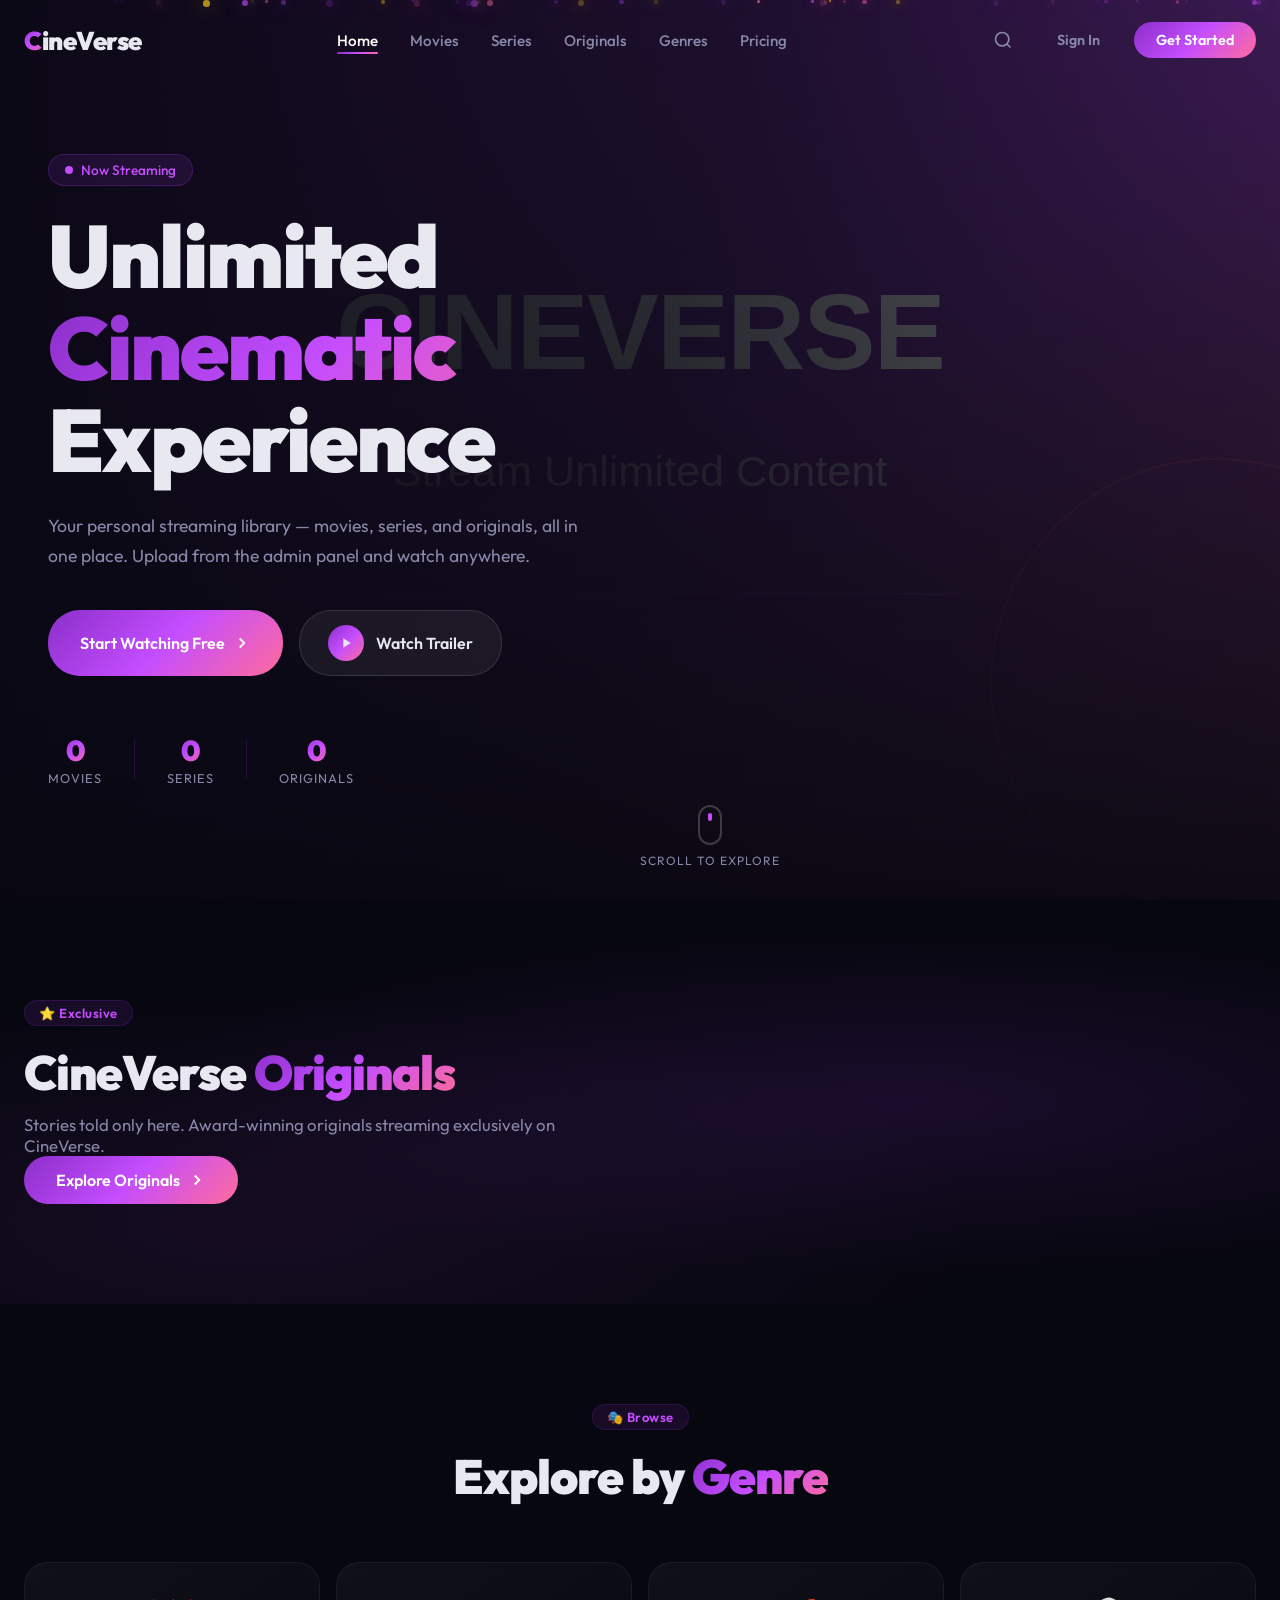
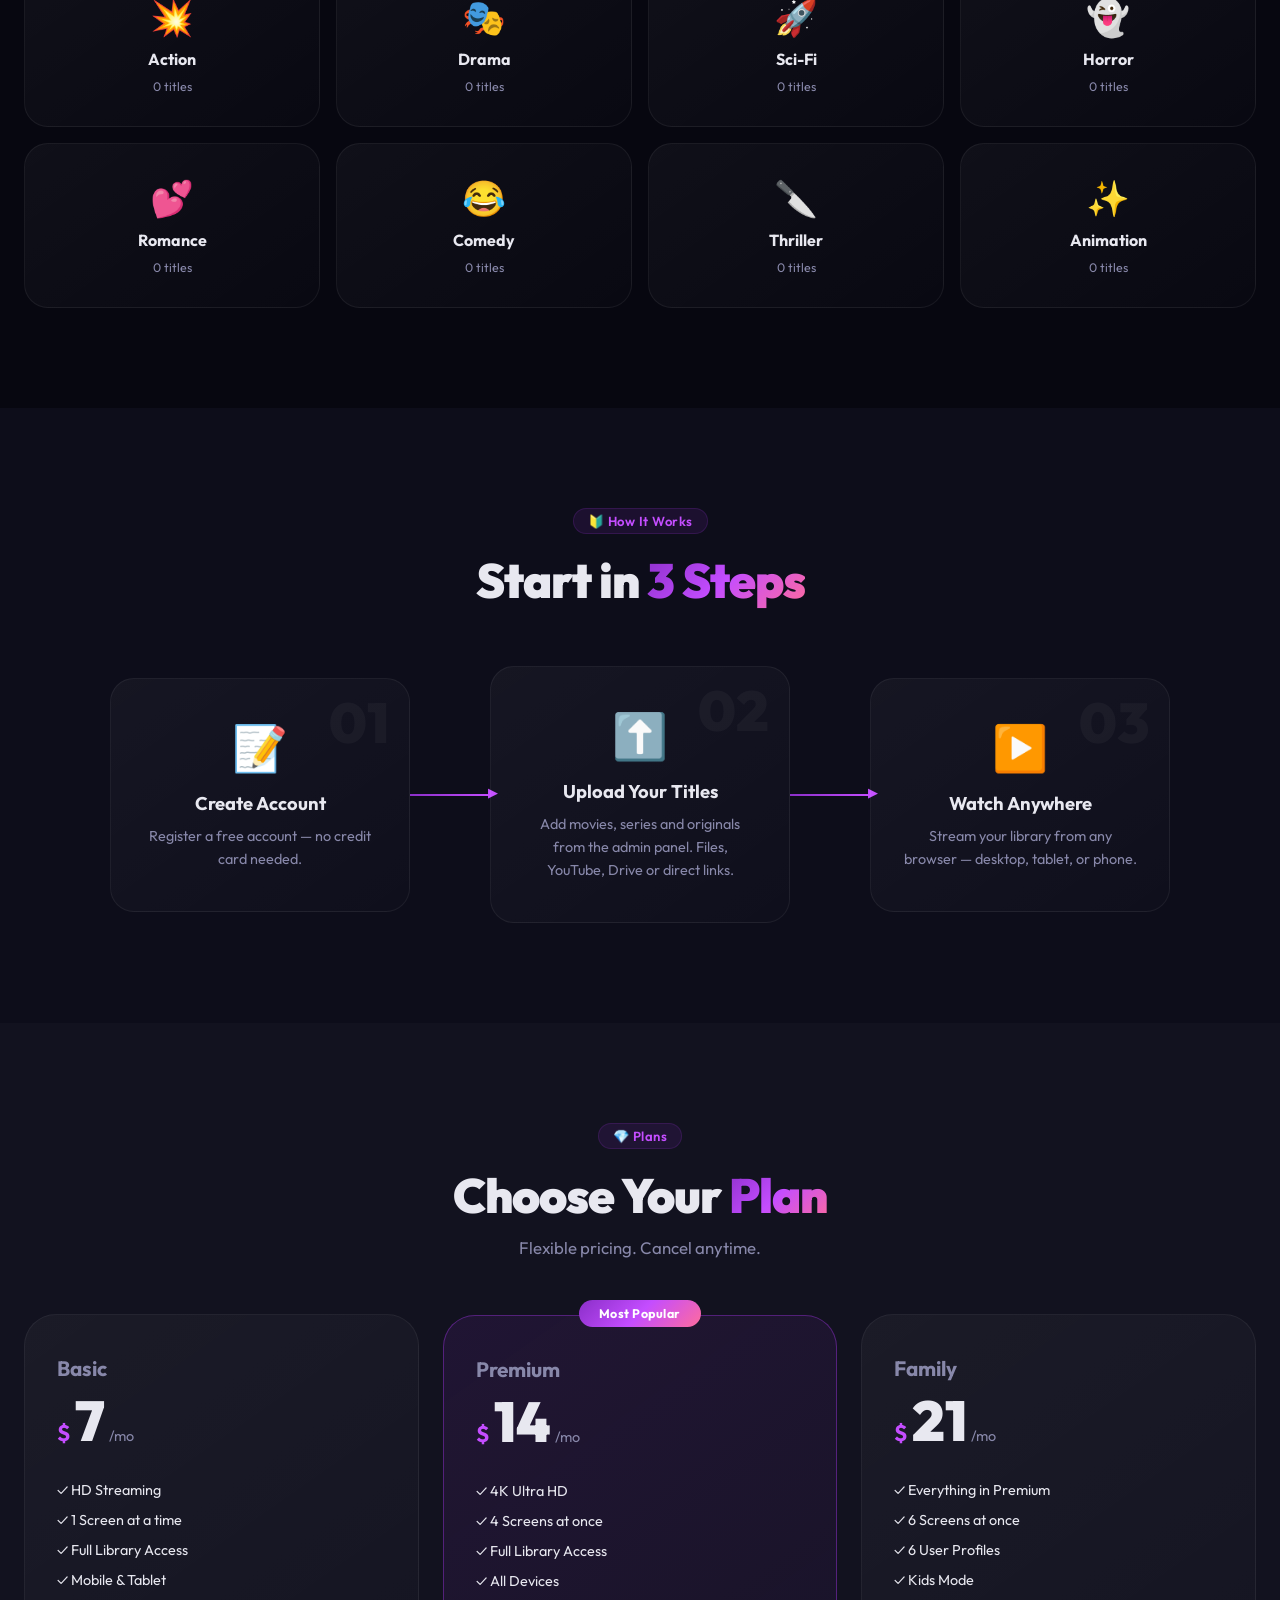
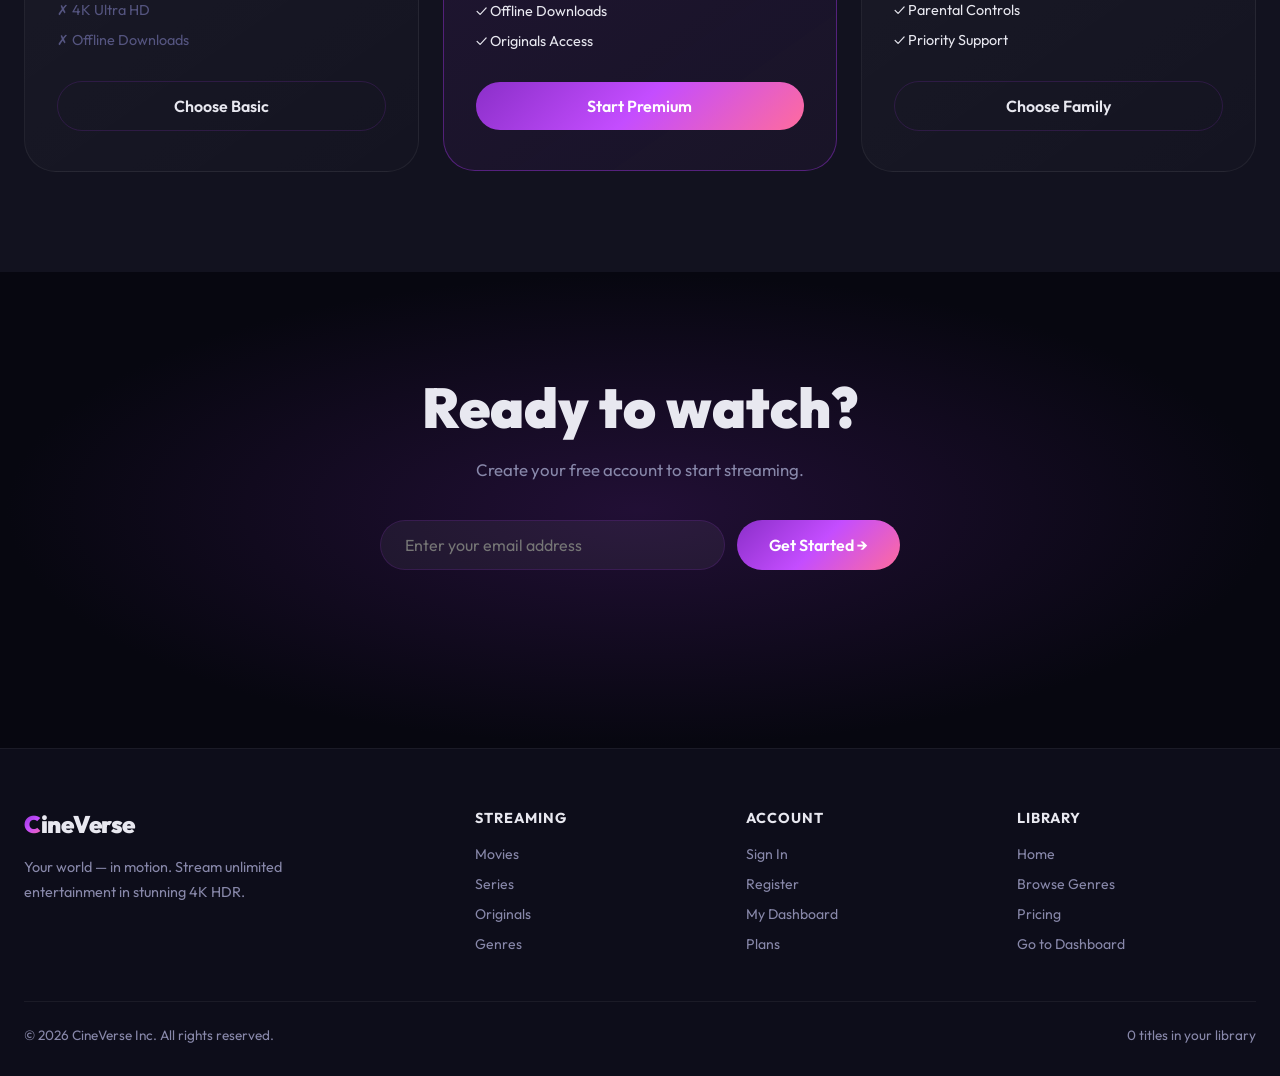
<file: index.html>
<!DOCTYPE html>
<html lang="en">
<head>
  <meta charset="UTF-8" />
  <meta name="viewport" content="width=device-width, initial-scale=1.0" />
  <meta name="description" content="CineVerse – Stream thousands of movies, series, and exclusive originals in stunning 4K. Your ultimate cinematic experience." />
  <title>CineVerse – Stream Movies & Series</title>
  <link rel="preconnect" href="https://fonts.googleapis.com" />
  <link rel="preconnect" href="https://fonts.gstatic.com" crossorigin />
  <link href="https://fonts.googleapis.com/css2?family=Outfit:wght@300;400;500;600;700;900&family=Playfair+Display:ital,wght@0,700;1,400&display=swap" rel="stylesheet" />
  <link rel="stylesheet" href="css/style.css" />
</head>
<body>

  <!-- ===== LOADING SCREEN ===== -->
  <div id="loader" class="loader">
    <div class="loader-logo">
      <span class="loader-c">C</span>
      <span class="loader-text">ineVerse</span>
    </div>
    <div class="loader-bar"><div class="loader-progress"></div></div>
  </div>

  <!-- ===== NAVBAR ===== -->
  <nav id="navbar" class="navbar">
    <div class="nav-container">
      <a href="#" class="nav-logo" id="nav-logo-link">
        <span class="logo-c">C</span>ineVerse
      </a>
      <ul class="nav-links" id="nav-links">
        <li><a href="#home" class="nav-link active">Home</a></li>
        <li><a href="pages/movies.html" class="nav-link">Movies</a></li>
        <li><a href="pages/series.html" class="nav-link">Series</a></li>
        <li><a href="pages/originals.html" class="nav-link">Originals</a></li>
        <li><a href="pages/genres.html" class="nav-link">Genres</a></li>
        <li><a href="pages/pricing.html" class="nav-link">Pricing</a></li>
      </ul>
      <div class="nav-actions">
        <button class="btn-search" id="search-toggle" aria-label="Search">
          <svg xmlns="http://www.w3.org/2000/svg" width="20" height="20" viewBox="0 0 24 24" fill="none" stroke="currentColor" stroke-width="2"><circle cx="11" cy="11" r="8"/><path d="m21 21-4.35-4.35"/></svg>
        </button>
        <a href="pages/login.html" class="btn-nav btn-sign-in" id="sign-in-btn">Sign In</a>
        <a href="pages/register.html" class="btn-nav btn-start" id="start-btn">Get Started</a>
        <button class="hamburger" id="hamburger" aria-label="Menu">
          <span></span><span></span><span></span>
        </button>
      </div>
    </div>
    <!-- Search Overlay -->
    <div class="search-overlay" id="search-overlay">
      <input type="text" id="search-input" class="search-input" placeholder="Search your uploaded titles…" autocomplete="off" />
      <button class="search-close" id="search-close" aria-label="Close">✕</button>
      <div id="search-results" class="search-results"></div>
    </div>
  </nav>

  <!-- ===== PROMOTED SPOTLIGHT (auto-hides when nothing promoted) ===== -->
  <div id="promoted-spotlight"></div>

  <!-- ===== HERO SECTION ===== -->
  <section id="home" class="hero">
    <div class="hero-bg">
      <img src="assets/hero_banner.svg" alt="CineVerse Hero" class="hero-img" />
      <div class="hero-overlay"></div>
      <div class="hero-particles" id="particles"></div>
    </div>
    <div class="hero-content">
      <div class="hero-badge">
        <span class="badge-dot"></span> Now Streaming
      </div>
      <h1 class="hero-title">
        <span class="title-line">Unlimited</span>
        <span class="title-line gradient-text">Cinematic</span>
        <span class="title-line">Experience</span>
      </h1>
      <p class="hero-desc" id="hero-desc">
        Your personal streaming library — movies, series, and originals, all in one place. Upload from the admin panel and watch anywhere.
      </p>
      <div class="hero-cta">
        <a href="pages/register.html" class="btn-primary" id="hero-cta-btn">
          <span>Start Watching Free</span>
          <svg xmlns="http://www.w3.org/2000/svg" width="18" height="18" viewBox="0 0 24 24" fill="none" stroke="currentColor" stroke-width="2.5"><path d="m9 18 6-6-6-6"/></svg>
        </a>
        <button class="btn-trailer" id="trailer-btn">
          <div class="play-icon">
            <svg xmlns="http://www.w3.org/2000/svg" viewBox="0 0 24 24" fill="currentColor" width="16" height="16"><path d="M8 5v14l11-7z"/></svg>
          </div>
          Watch Trailer
        </button>
      </div>
      <div class="hero-stats">
        <div class="stat-item">
          <span class="stat-num" id="stat-movies" data-source="Movies">0</span>
          <span class="stat-label">Movies</span>
        </div>
        <div class="stat-divider"></div>
        <div class="stat-item">
          <span class="stat-num" id="stat-series" data-source="Series">0</span>
          <span class="stat-label">Series</span>
        </div>
        <div class="stat-divider"></div>
        <div class="stat-item">
          <span class="stat-num" id="stat-originals" data-source="Originals">0</span>
          <span class="stat-label">Originals</span>
        </div>
      </div>
    </div>
    <div class="hero-scroll-indicator">
      <div class="scroll-dot"></div>
      <span>Scroll to Explore</span>
    </div>
  </section>

  <!-- ===== ORIGINALS BANNER ===== -->
  <section id="originals" class="originals-section section">
    <div class="originals-bg"></div>
    <div class="container originals-content">
      <div class="originals-text">
        <div class="section-tag">⭐ Exclusive</div>
        <h2 class="section-title">CineVerse <span class="gradient-text">Originals</span></h2>
        <p class="section-sub">Stories told only here. Award-winning originals streaming exclusively on CineVerse.</p>
        <a href="pages/originals.html" class="btn-primary" id="explore-originals-btn">
          <span>Explore Originals</span>
          <svg xmlns="http://www.w3.org/2000/svg" width="18" height="18" viewBox="0 0 24 24" fill="none" stroke="currentColor" stroke-width="2.5"><path d="m9 18 6-6-6-6"/></svg>
        </a>
      </div>
      <div class="originals-cards" id="originals-cards"></div>
    </div>
  </section>

  <!-- ===== GENRES ===== -->
  <section id="genres" class="section genres-section">
    <div class="container">
      <div class="section-header">
        <div class="section-tag">🎭 Browse</div>
        <h2 class="section-title">Explore by <span class="gradient-text">Genre</span></h2>
      </div>
      <div class="genres-grid" id="genres-grid">
        <a href="pages/genres.html?genre=Action" class="genre-card genre-action" data-genre="Action">
          <div class="genre-icon">💥</div>
          <h3>Action</h3>
          <span class="genre-count">0 titles</span>
        </a>
        <a href="pages/genres.html?genre=Drama" class="genre-card genre-drama" data-genre="Drama">
          <div class="genre-icon">🎭</div>
          <h3>Drama</h3>
          <span class="genre-count">0 titles</span>
        </a>
        <a href="pages/genres.html?genre=Sci-Fi" class="genre-card genre-scifi" data-genre="Sci-Fi">
          <div class="genre-icon">🚀</div>
          <h3>Sci-Fi</h3>
          <span class="genre-count">0 titles</span>
        </a>
        <a href="pages/genres.html?genre=Horror" class="genre-card genre-horror" data-genre="Horror">
          <div class="genre-icon">👻</div>
          <h3>Horror</h3>
          <span class="genre-count">0 titles</span>
        </a>
        <a href="pages/genres.html?genre=Romance" class="genre-card genre-romance" data-genre="Romance">
          <div class="genre-icon">💕</div>
          <h3>Romance</h3>
          <span class="genre-count">0 titles</span>
        </a>
        <a href="pages/genres.html?genre=Comedy" class="genre-card genre-comedy" data-genre="Comedy">
          <div class="genre-icon">😂</div>
          <h3>Comedy</h3>
          <span class="genre-count">0 titles</span>
        </a>
        <a href="pages/genres.html?genre=Thriller" class="genre-card genre-thriller" data-genre="Thriller">
          <div class="genre-icon">🔪</div>
          <h3>Thriller</h3>
          <span class="genre-count">0 titles</span>
        </a>
        <a href="pages/genres.html?genre=Animation" class="genre-card genre-animation" data-genre="Animation">
          <div class="genre-icon">✨</div>
          <h3>Animation</h3>
          <span class="genre-count">0 titles</span>
        </a>
      </div>
    </div>
  </section>

  <!-- ===== HOW IT WORKS ===== -->
  <section class="section how-section">
    <div class="container">
      <div class="section-header">
        <div class="section-tag">🔰 How It Works</div>
        <h2 class="section-title">Start in <span class="gradient-text">3 Steps</span></h2>
      </div>
      <div class="steps-grid">
        <div class="step-card" data-step="1">
          <div class="step-num">01</div>
          <div class="step-icon">📝</div>
          <h3>Create Account</h3>
          <p>Register a free account — no credit card needed.</p>
        </div>
        <div class="step-connector"></div>
        <div class="step-card" data-step="2">
          <div class="step-num">02</div>
          <div class="step-icon">⬆️</div>
          <h3>Upload Your Titles</h3>
          <p>Add movies, series and originals from the admin panel. Files, YouTube, Drive or direct links.</p>
        </div>
        <div class="step-connector"></div>
        <div class="step-card" data-step="3">
          <div class="step-num">03</div>
          <div class="step-icon">▶️</div>
          <h3>Watch Anywhere</h3>
          <p>Stream your library from any browser — desktop, tablet, or phone.</p>
        </div>
      </div>
    </div>
  </section>

  <!-- ===== PRICING ===== -->
  <section id="pricing" class="section pricing-section">
    <div class="container">
      <div class="section-header">
        <div class="section-tag">💎 Plans</div>
        <h2 class="section-title">Choose Your <span class="gradient-text">Plan</span></h2>
        <p class="section-sub">Flexible pricing. Cancel anytime.</p>
      </div>
      <div class="pricing-grid">
        <div class="price-card" id="plan-basic">
          <div class="price-header">
            <h3>Basic</h3>
            <div class="price-amount">
              <span class="currency">$</span>
              <span class="amount">7</span>
              <span class="period">/mo</span>
            </div>
          </div>
          <ul class="price-features">
            <li>✓ HD Streaming</li>
            <li>✓ 1 Screen at a time</li>
            <li>✓ Full Library Access</li>
            <li>✓ Mobile & Tablet</li>
            <li class="disabled">✗ 4K Ultra HD</li>
            <li class="disabled">✗ Offline Downloads</li>
          </ul>
          <a href="pages/register.html?plan=basic" class="btn-outline plan-btn" id="choose-basic">Choose Basic</a>
        </div>

        <div class="price-card price-popular" id="plan-premium">
          <div class="popular-badge">Most Popular</div>
          <div class="price-header">
            <h3>Premium</h3>
            <div class="price-amount">
              <span class="currency">$</span>
              <span class="amount">14</span>
              <span class="period">/mo</span>
            </div>
          </div>
          <ul class="price-features">
            <li>✓ 4K Ultra HD</li>
            <li>✓ 4 Screens at once</li>
            <li>✓ Full Library Access</li>
            <li>✓ All Devices</li>
            <li>✓ Offline Downloads</li>
            <li>✓ Originals Access</li>
          </ul>
          <a href="pages/register.html?plan=premium" class="btn-primary plan-btn" id="choose-premium">Start Premium</a>
        </div>

        <div class="price-card" id="plan-family">
          <div class="price-header">
            <h3>Family</h3>
            <div class="price-amount">
              <span class="currency">$</span>
              <span class="amount">21</span>
              <span class="period">/mo</span>
            </div>
          </div>
          <ul class="price-features">
            <li>✓ Everything in Premium</li>
            <li>✓ 6 Screens at once</li>
            <li>✓ 6 User Profiles</li>
            <li>✓ Kids Mode</li>
            <li>✓ Parental Controls</li>
            <li>✓ Priority Support</li>
          </ul>
          <a href="pages/register.html?plan=family" class="btn-outline plan-btn" id="choose-family">Choose Family</a>
        </div>
      </div>
    </div>
  </section>

  <!-- ===== LATEST UPLOADS ===== -->
  <section class="section latest-section" id="latest-section" style="display:none;">
    <div class="container">
      <div class="section-header">
        <div class="section-tag">🆕 Latest</div>
        <h2 class="section-title">Recently <span class="gradient-text">Added</span></h2>
        <p class="section-sub">Freshly uploaded to your library.</p>
      </div>
      <div class="all-grid" id="latest-grid" style="display:grid;grid-template-columns:repeat(auto-fill,minmax(200px,1fr));gap:20px;"></div>
    </div>
  </section>

  <!-- ===== CTA BANNER ===== -->
  <section class="cta-section">
    <div class="cta-bg"></div>
    <div class="container cta-content">
      <h2 class="cta-title">Ready to watch?</h2>
      <p>Create your free account to start streaming.</p>
      <form class="cta-form" id="cta-form" novalidate>
        <input type="email" id="cta-email" class="cta-input" placeholder="Enter your email address" required />
        <button type="submit" class="btn-primary" id="cta-get-started">Get Started →</button>
      </form>
      <p class="cta-disclaimer" id="cta-msg" style="min-height:18px;"></p>
    </div>
  </section>

  <!-- ===== FOOTER ===== -->
  <footer class="footer">
    <div class="container">
      <div class="footer-top">
        <div class="footer-brand">
          <a href="#" class="nav-logo footer-logo"><span class="logo-c">C</span>ineVerse</a>
          <p>Your world — in motion. Stream unlimited entertainment in stunning 4K HDR.</p>
        </div>
        <div class="footer-links-grid">
          <div class="footer-col">
            <h4>Streaming</h4>
            <ul>
              <li><a href="pages/movies.html">Movies</a></li>
              <li><a href="pages/series.html">Series</a></li>
              <li><a href="pages/originals.html">Originals</a></li>
              <li><a href="pages/genres.html">Genres</a></li>
            </ul>
          </div>
          <div class="footer-col">
            <h4>Account</h4>
            <ul>
              <li><a href="pages/login.html">Sign In</a></li>
              <li><a href="pages/register.html">Register</a></li>
              <li><a href="pages/dashboard.html">My Dashboard</a></li>
              <li><a href="pages/pricing.html">Plans</a></li>
            </ul>
          </div>
          <div class="footer-col">
            <h4>Library</h4>
            <ul>
              <li><a href="#home">Home</a></li>
              <li><a href="#genres">Browse Genres</a></li>
              <li><a href="#pricing">Pricing</a></li>
              <li><a href="pages/dashboard.html">Go to Dashboard</a></li>
            </ul>
          </div>
        </div>
      </div>
      <div class="footer-bottom">
        <p>© 2026 CineVerse Inc. All rights reserved.</p>
        <p id="footer-count" style="color:var(--clr-text-muted);font-size:0.85rem;">0 titles in your library</p>
      </div>
    </div>
  </footer>

  <!-- ===== VIDEO MODAL ===== -->
  <div class="modal-overlay" id="modal-trailer">
    <div class="modal-box">
      <button class="modal-close" id="modal-close" aria-label="Close">✕</button>
      <div class="modal-video-wrap" id="trailer-wrap">
        <div class="mock-player" id="trailer-empty">
          <div class="mock-play">▶</div>
          <p>No videos uploaded yet.<br/><a href="pages/admin.html" style="color:var(--clr-primary-2);">Open admin panel</a> to add one.</p>
        </div>
      </div>
      <div id="trailer-meta" style="padding:16px 20px;display:none;">
        <strong id="trailer-title" style="color:var(--clr-text);font-size:1.1rem;"></strong>
        <div id="trailer-sub" style="color:var(--clr-text-muted);font-size:0.88rem;margin-top:4px;"></div>
      </div>
    </div>
  </div>

  <script src="js/store.js"></script>
  <script src="js/promoted-spotlight.js"></script>
  <script src="js/app.js"></script>
  <script src="js/mini-player.js"></script>
</body>
</html>
</file>
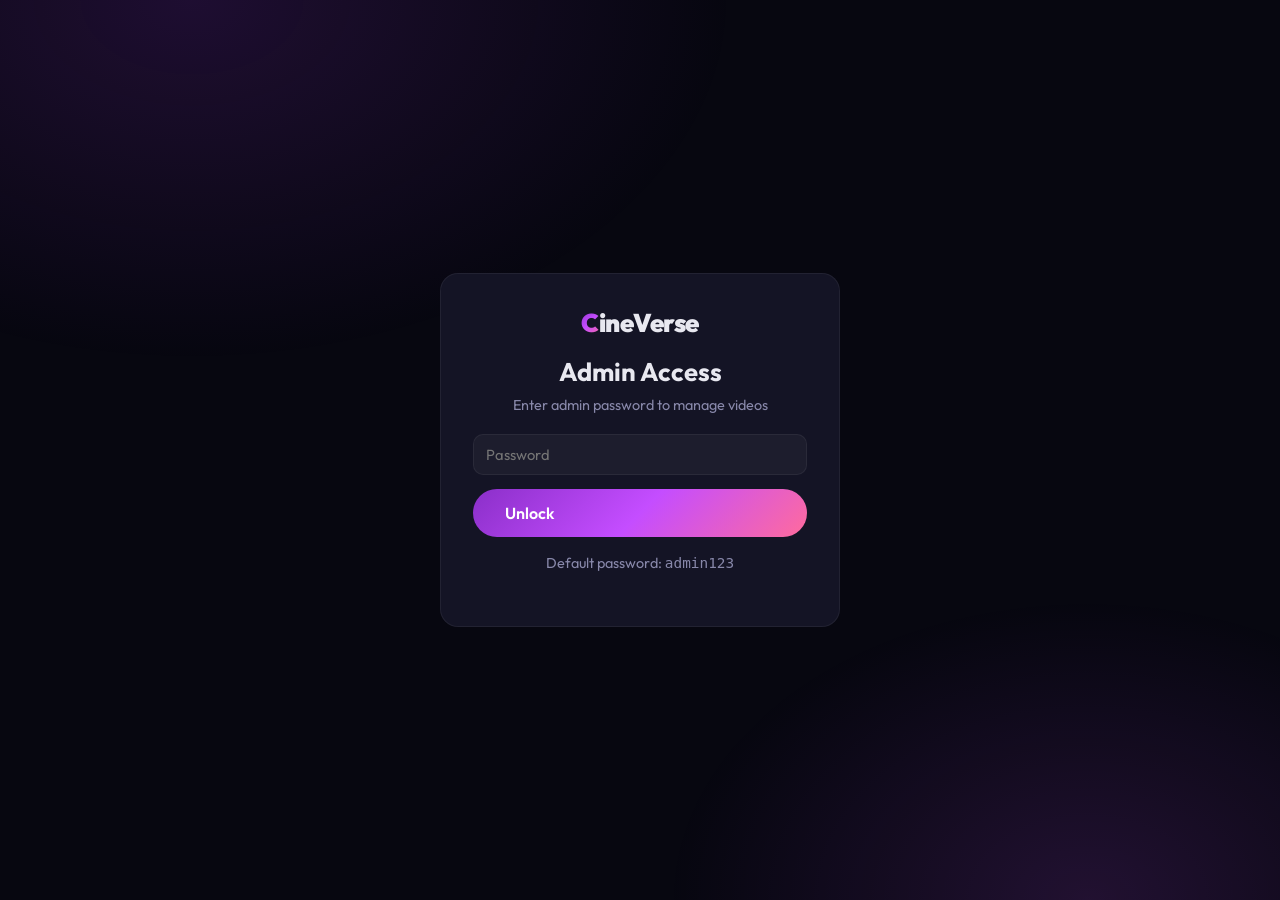
<file: pages/admin.html>
<!DOCTYPE html>
<html lang="en">
<head>
  <meta charset="UTF-8" />
  <meta name="viewport" content="width=device-width, initial-scale=1.0" />
  <title>Admin Panel – CineVerse</title>
  <link rel="preconnect" href="https://fonts.googleapis.com" />
  <link href="https://fonts.googleapis.com/css2?family=Outfit:wght@300;400;500;600;700;900&display=swap" rel="stylesheet" />
  <link rel="stylesheet" href="../css/style.css" />
  <link rel="stylesheet" href="../css/auth.css" />
  <style>
    body {
      cursor: auto;
      background-image:
        linear-gradient(180deg, rgba(7,7,16,0.88) 0%, rgba(7,7,16,0.94) 60%, rgba(7,7,16,0.98) 100%),
        url('https://images.unsplash.com/photo-1489599849927-2ee91cede3ba?auto=format&fit=crop&w=1920&q=80');
      background-size: cover;
      background-position: center center;
      background-attachment: fixed;
      background-repeat: no-repeat;
    }
    body::before {
      content: '';
      position: fixed; inset: 0;
      background:
        radial-gradient(900px 600px at 15% 0%, rgba(139,47,201,0.18), transparent 60%),
        radial-gradient(700px 500px at 85% 100%, rgba(196,77,255,0.14), transparent 60%);
      pointer-events: none;
      z-index: -1;
    }
    .admin-wrap { position: relative; z-index: 1; }
    .admin-wrap { max-width: 1100px; margin: 0 auto; padding: 120px 24px 60px; }
    .admin-header {
      display: flex; justify-content: space-between; align-items: center;
      margin-bottom: 30px; flex-wrap: wrap; gap: 12px;
    }
    .admin-header h1 { font-size: 2rem; font-weight: 800; }
    .admin-grid { display: grid; grid-template-columns: 1fr 1.2fr; gap: 28px; }
    @media (max-width: 880px) { .admin-grid { grid-template-columns: 1fr; } }
    .panel {
      background: var(--clr-card);
      border: 1px solid var(--clr-border-2);
      border-radius: 18px;
      padding: 24px;
    }
    .panel h2 { font-size: 1.2rem; margin-bottom: 18px; font-weight: 700; }
    .field { margin-bottom: 14px; }
    .field label {
      display: block; font-size: 0.82rem; font-weight: 600;
      color: var(--clr-text-muted); margin-bottom: 6px;
    }
    .field input, .field select, .field textarea {
      width: 100%; padding: 10px 12px; border-radius: 10px;
      background: rgba(255,255,255,0.04);
      border: 1px solid var(--clr-border-2);
      color: var(--clr-text);
      font-family: inherit; font-size: 0.92rem;
    }
    .field select { color-scheme: dark; }
    .field select option {
      background: #141022;
      color: #f3eaff;
      padding: 8px;
    }
    .field select option:hover,
    .field select option:checked {
      background: #2a1850;
      color: #fff;
    }
    .field textarea { resize: vertical; min-height: 70px; }
    .field input:focus, .field select:focus, .field textarea:focus {
      outline: none; border-color: var(--clr-primary-2);
    }
    .row2 { display: grid; grid-template-columns: 1fr 1fr; gap: 12px; }
    .upload-tabs { display: flex; gap: 8px; margin-bottom: 10px; }
    .upload-tabs button {
      flex: 1; padding: 8px; border-radius: 8px;
      background: rgba(255,255,255,0.04);
      border: 1px solid var(--clr-border-2);
      color: var(--clr-text-muted);
      font-weight: 600; font-family: inherit; cursor: pointer;
      font-size: 0.82rem;
    }
    .upload-tabs button.active {
      background: var(--clr-primary); border-color: var(--clr-primary);
      color: #fff;
    }
    .color-chip {
      display: inline-block; width: 18px; height: 18px; border-radius: 4px;
      vertical-align: middle; margin-right: 6px; border: 1px solid rgba(255,255,255,0.2);
    }
    .videos-list {
      display: flex; flex-direction: column; gap: 10px; max-height: 540px; overflow-y: auto;
    }
    .video-item {
      display: flex; gap: 12px; align-items: center;
      padding: 10px; border-radius: 12px;
      background: rgba(255,255,255,0.03);
      border: 1px solid var(--clr-border-2);
    }
    .video-thumb {
      width: 80px; height: 60px; border-radius: 8px; flex-shrink: 0;
      display: flex; align-items: center; justify-content: center;
      font-weight: 900; color: #fff; font-size: 1.1rem;
    }
    .video-meta { flex: 1; min-width: 0; }
    .video-meta h4 {
      font-size: 0.95rem; font-weight: 700;
      overflow: hidden; text-overflow: ellipsis; white-space: nowrap;
    }
    .video-meta span {
      font-size: 0.75rem; color: var(--clr-text-muted);
      display: inline-block; margin-right: 8px;
    }
    .btn-del {
      padding: 6px 12px; border-radius: 8px;
      background: rgba(224,25,42,0.15);
      border: 1px solid rgba(224,25,42,0.4);
      color: #ff4d4d; font-weight: 700; font-family: inherit;
      cursor: pointer; font-size: 0.8rem;
    }
    .btn-del:hover { background: rgba(224,25,42,0.3); }
    .btn-edit {
      padding: 6px 12px; border-radius: 8px;
      background: rgba(77,196,255,0.15);
      border: 1px solid rgba(77,196,255,0.4);
      color: #66d4ff; font-weight: 700; font-family: inherit;
      cursor: pointer; font-size: 0.8rem;
      margin-right: 8px;
    }
    .btn-edit:hover { background: rgba(77,196,255,0.3); }
    .btn-cancel-edit {
      width: 100%; margin-top: 8px;
      padding: 10px; border-radius: 10px;
      background: rgba(255,255,255,0.05);
      border: 1px solid var(--clr-border-2);
      color: var(--clr-text); font-weight: 600; font-family: inherit;
      cursor: pointer; font-size: 0.9rem;
    }
    .btn-cancel-edit:hover { background: rgba(255,255,255,0.1); }
    .edit-banner {
      padding: 10px 12px; border-radius: 10px;
      background: rgba(77,196,255,0.08);
      border: 1px dashed rgba(77,196,255,0.4);
      color: #66d4ff; font-size: 0.85rem; font-weight: 600;
      margin-bottom: 14px;
    }
    .empty {
      text-align: center; padding: 40px 20px;
      color: var(--clr-text-muted); font-size: 0.9rem;
    }
    .gate {
      min-height: 100vh; display: flex; align-items: center; justify-content: center;
    }
    .gate-card {
      width: 100%; max-width: 400px;
      background: var(--clr-card);
      border: 1px solid var(--clr-border-2);
      border-radius: 18px; padding: 32px;
      text-align: center;
    }
    .gate-card h1 { font-size: 1.6rem; margin-bottom: 8px; }
    .gate-card p { color: var(--clr-text-muted); font-size: 0.9rem; margin-bottom: 20px; }
    .msg { font-size: 0.82rem; margin-top: 10px; }
    .msg.ok { color: #4ade80; }
    .msg.err { color: #ff6b6b; }
    .hint {
      font-size: 0.72rem; color: var(--clr-text-muted);
      margin-top: 4px; line-height: 1.4;
    }
    /* ===== Upload drop zone & progress ===== */
    .drop-zone {
      border: 2px dashed var(--clr-border-2);
      border-radius: 12px; padding: 22px 16px;
      text-align: center; cursor: pointer;
      background: rgba(255,255,255,0.02);
      transition: all 0.2s ease;
    }
    .drop-zone:hover, .drop-zone.drag {
      border-color: var(--clr-primary-2);
      background: rgba(139,47,201,0.08);
    }
    .drop-zone .dz-icon {
      font-size: 1.8rem; margin-bottom: 6px;
    }
    .drop-zone .dz-title {
      font-weight: 600; font-size: 0.92rem; margin-bottom: 4px;
    }
    .drop-zone .dz-sub {
      font-size: 0.75rem; color: var(--clr-text-muted);
    }
    .drop-zone input[type="file"] { display: none; }
    .file-info {
      margin-top: 10px; padding: 12px;
      border-radius: 10px;
      background: rgba(255,255,255,0.04);
      border: 1px solid var(--clr-border-2);
      display: none;
    }
    .file-info.show { display: block; }
    .file-info.error {
      border-color: rgba(224,25,42,0.5);
      background: rgba(224,25,42,0.08);
    }
    .file-info.warn {
      border-color: rgba(255,170,0,0.5);
      background: rgba(255,170,0,0.08);
    }
    .file-info.ok {
      border-color: rgba(74,222,128,0.4);
      background: rgba(74,222,128,0.06);
    }
    .file-info .fi-head {
      display: flex; align-items: center; gap: 10px;
      margin-bottom: 6px;
    }
    .file-info .fi-name {
      flex: 1; min-width: 0;
      overflow: hidden; text-overflow: ellipsis; white-space: nowrap;
      font-weight: 600; font-size: 0.88rem;
    }
    .file-info .fi-size {
      font-size: 0.76rem; color: var(--clr-text-muted);
      flex-shrink: 0;
    }
    .file-info .fi-msg {
      font-size: 0.78rem; line-height: 1.4;
    }
    .file-info .fi-remove {
      background: transparent; border: none; cursor: pointer;
      color: var(--clr-text-muted); font-size: 1rem; padding: 2px 6px;
      border-radius: 6px;
    }
    .file-info .fi-remove:hover { color: #ff6b6b; background: rgba(255,255,255,0.05); }
    .progress-wrap {
      display: none; margin-top: 10px;
    }
    .progress-wrap.show { display: block; }
    .progress-bar {
      height: 8px; border-radius: 6px; overflow: hidden;
      background: rgba(255,255,255,0.06);
    }
    .progress-fill {
      height: 100%; width: 0%;
      background: linear-gradient(90deg, var(--clr-primary), var(--clr-primary-2));
      transition: width 0.15s ease;
    }
    .progress-label {
      display: flex; justify-content: space-between;
      font-size: 0.74rem; color: var(--clr-text-muted);
      margin-top: 6px;
    }
    .btn-primary[disabled] {
      opacity: 0.6; cursor: not-allowed;
      pointer-events: none;
    }
    .btn-spinner {
      display: inline-block; width: 14px; height: 14px;
      border: 2px solid rgba(255,255,255,0.3);
      border-top-color: #fff;
      border-radius: 50%;
      animation: spin 0.7s linear infinite;
      vertical-align: middle; margin-right: 8px;
    }
    @keyframes spin { to { transform: rotate(360deg); } }
    .host-help {
      margin-top: 14px;
      border: 1px solid var(--clr-border-2);
      border-radius: 10px;
      background: rgba(139,47,201,0.06);
      padding: 10px 14px;
    }
    .host-help summary {
      cursor: pointer; font-weight: 600; font-size: 0.88rem;
      color: var(--clr-text); user-select: none; list-style: none;
    }
    .host-help summary::-webkit-details-marker { display: none; }
    .host-help summary::before { content: '▸ '; color: var(--clr-primary-2); }
    .host-help[open] summary::before { content: '▾ '; }
    .host-help ol {
      margin: 10px 0 6px 20px; font-size: 0.82rem; line-height: 1.6;
      color: var(--clr-text-muted);
    }
    .host-help ol b { color: var(--clr-text); }
    .host-help ol code {
      background: rgba(255,255,255,0.06); padding: 1px 6px;
      border-radius: 4px; font-size: 0.78rem;
    }
    .host-help-note {
      font-size: 0.76rem; margin-top: 6px;
      padding: 8px 10px; border-radius: 8px;
      background: rgba(255,170,0,0.08);
      border: 1px solid rgba(255,170,0,0.3);
      color: #ffc66b;
    }
    /* Thumbnail picker */
    .thumb-tab {
      flex: 1; padding: 8px; border-radius: 8px;
      background: rgba(255,255,255,0.04);
      border: 1px solid var(--clr-border-2);
      color: var(--clr-text-muted);
      font-weight: 600; font-family: inherit; cursor: pointer;
      font-size: 0.82rem;
    }
    .thumb-tab.active {
      background: var(--clr-primary); border-color: var(--clr-primary);
      color: #fff;
    }
    .thumb-preview {
      margin-top: 10px; position: relative;
      border-radius: 12px; overflow: hidden;
      border: 1px solid var(--clr-border-2);
      background: rgba(0,0,0,0.35);
      max-width: 260px;
      display: inline-block;
    }
    .thumb-preview img {
      display: block;
      max-width: 100%;
      max-height: 360px;
      width: auto; height: auto;
    }
    .thumb-preview .fi-remove {
      position: absolute; top: 6px; right: 6px;
      background: rgba(0,0,0,0.6);
      color: #fff;
      border-radius: 50%;
      width: 28px; height: 28px;
      display: flex; align-items: center; justify-content: center;
    }
    .thumb-preview .fi-remove:hover {
      background: rgba(224,25,42,0.8);
    }
    /* Card thumb in list */
    .video-thumb.has-img {
      background-size: cover !important;
      background-position: center !important;
      color: transparent;
    }
    /* ===== Modal dialog ===== */
    .modal-backdrop {
      position: fixed; inset: 0; z-index: 9999;
      background: rgba(5,5,12,0.75);
      backdrop-filter: blur(8px);
      display: none; align-items: center; justify-content: center;
      padding: 20px;
      opacity: 0; transition: opacity 0.18s ease;
    }
    .modal-backdrop.show { display: flex; opacity: 1; }
    .modal-card {
      width: 100%; max-width: 420px;
      background: linear-gradient(180deg, #14141e 0%, #0d0d15 100%);
      border: 1px solid var(--clr-border-2);
      border-radius: 18px;
      padding: 28px;
      box-shadow: 0 30px 80px rgba(0,0,0,0.6);
      transform: translateY(10px) scale(0.96);
      transition: transform 0.22s cubic-bezier(0.2, 0.9, 0.3, 1.2);
    }
    .modal-backdrop.show .modal-card { transform: translateY(0) scale(1); }
    .modal-icon {
      width: 56px; height: 56px;
      border-radius: 50%;
      display: flex; align-items: center; justify-content: center;
      font-size: 1.6rem; margin-bottom: 14px;
      background: rgba(139,47,201,0.15);
      border: 1px solid rgba(139,47,201,0.35);
    }
    .modal-icon.danger {
      background: rgba(224,25,42,0.15);
      border-color: rgba(224,25,42,0.4);
    }
    .modal-icon.warn {
      background: rgba(255,170,0,0.15);
      border-color: rgba(255,170,0,0.4);
    }
    .modal-title {
      font-size: 1.2rem; font-weight: 700; margin-bottom: 8px;
    }
    .modal-body {
      color: var(--clr-text-muted); font-size: 0.92rem; line-height: 1.55;
      margin-bottom: 22px;
    }
    .modal-actions {
      display: flex; gap: 10px; justify-content: flex-end; flex-wrap: wrap;
    }
    .modal-btn {
      padding: 10px 20px; border-radius: 10px;
      font-family: inherit; font-weight: 600; font-size: 0.9rem;
      border: 1px solid transparent; cursor: pointer;
      min-width: 96px;
    }
    .modal-btn.cancel {
      background: rgba(255,255,255,0.04);
      border-color: var(--clr-border-2);
      color: var(--clr-text);
    }
    .modal-btn.cancel:hover { background: rgba(255,255,255,0.08); }
    .modal-btn.confirm {
      background: var(--clr-primary);
      color: #fff;
    }
    .modal-btn.confirm.danger {
      background: linear-gradient(135deg, #e0192a, #ff3d5a);
    }
    .modal-btn.confirm.warn {
      background: linear-gradient(135deg, #f59e0b, #f5c518);
      color: #1a1a1a;
    }
    .modal-btn.confirm:hover { filter: brightness(1.1); }
    @keyframes modalIn {
      from { opacity: 0; transform: translateY(10px) scale(0.96); }
      to   { opacity: 1; transform: translateY(0) scale(1); }
    }
    /* ===== Image editor modal (crop-box style) ===== */
    .editor-card {
      width: 92vw;
      max-width: 760px;
      padding: 20px 22px;
      max-height: 92vh;
      display: flex;
      flex-direction: column;
      overflow: hidden;
    }
    .editor-card .modal-title { margin-bottom: 6px; font-size: 1.1rem; }
    .editor-card .modal-body { margin-bottom: 10px; font-size: 0.85rem; }
    .editor-card .editor-scroll {
      flex: 1; overflow-y: auto; padding-right: 4px;
      margin-right: -4px;
    }
    /* Stage — where the image is shown at "contain" fit */
    .ed-stage {
      position: relative;
      width: 100%;
      height: 50vh;
      max-height: 480px;
      min-height: 320px;
      background: #0a0a12;
      border-radius: 12px;
      overflow: hidden;
      border: 1px solid var(--clr-border-2);
      margin: 0 auto 12px;
      user-select: none;
      touch-action: none;
    }
    .ed-stage img {
      position: absolute;
      pointer-events: none;
      transform-origin: center center;
      max-width: none;
    }
    /* Crop rectangle */
    .ed-crop {
      position: absolute;
      border: 2px solid #fff;
      box-shadow: 0 0 0 9999px rgba(0, 0, 0, 0.55);
      cursor: move;
      box-sizing: border-box;
    }
    /* Rule-of-thirds grid inside crop */
    .ed-crop::before, .ed-crop::after {
      content: '';
      position: absolute; inset: 0;
      pointer-events: none;
    }
    .ed-crop::before {
      background:
        linear-gradient(to right, rgba(255,255,255,0.45) 1px, transparent 1px) 33.33% 0 / 1px 100% no-repeat,
        linear-gradient(to right, rgba(255,255,255,0.45) 1px, transparent 1px) 66.66% 0 / 1px 100% no-repeat,
        linear-gradient(to bottom, rgba(255,255,255,0.45) 1px, transparent 1px) 0 33.33% / 100% 1px no-repeat,
        linear-gradient(to bottom, rgba(255,255,255,0.45) 1px, transparent 1px) 0 66.66% / 100% 1px no-repeat;
    }
    /* Corner + edge handles */
    .ed-handle {
      position: absolute;
      width: 14px; height: 14px;
      background: #fff;
      border: 2px solid var(--clr-primary-2);
      border-radius: 50%;
      box-shadow: 0 2px 6px rgba(0,0,0,0.4);
      z-index: 2;
    }
    .ed-handle.n  { top: -8px;    left: 50%;   transform: translateX(-50%); cursor: ns-resize; }
    .ed-handle.s  { bottom: -8px; left: 50%;   transform: translateX(-50%); cursor: ns-resize; }
    .ed-handle.w  { left: -8px;   top: 50%;    transform: translateY(-50%); cursor: ew-resize; }
    .ed-handle.e  { right: -8px;  top: 50%;    transform: translateY(-50%); cursor: ew-resize; }
    .ed-handle.nw { top: -8px;    left: -8px;     cursor: nwse-resize; }
    .ed-handle.ne { top: -8px;    right: -8px;    cursor: nesw-resize; }
    .ed-handle.sw { bottom: -8px; left: -8px;     cursor: nesw-resize; }
    .ed-handle.se { bottom: -8px; right: -8px;    cursor: nwse-resize; }
    /* Aspect ratio chip row */
    .ed-ratios {
      display: flex; gap: 6px;
      overflow-x: auto;
      padding: 4px 2px;
      margin-bottom: 10px;
      scrollbar-width: thin;
    }
    .ed-ratio {
      flex: 0 0 auto;
      padding: 6px 12px; border-radius: 8px;
      background: rgba(255,255,255,0.04);
      border: 1px solid var(--clr-border-2);
      color: var(--clr-text-muted);
      font-weight: 600; font-family: inherit; cursor: pointer;
      font-size: 0.78rem;
      white-space: nowrap;
    }
    .ed-ratio:hover { color: var(--clr-text); }
    .ed-ratio.active {
      background: var(--clr-primary);
      border-color: var(--clr-primary);
      color: #fff;
    }
    /* Tool button row */
    .editor-tools {
      display: flex; gap: 6px; flex-wrap: wrap;
    }
    .editor-tool {
      flex: 1; min-width: 68px;
      padding: 8px 10px; border-radius: 8px;
      background: rgba(255,255,255,0.04);
      border: 1px solid var(--clr-border-2);
      color: var(--clr-text);
      font-weight: 600; font-family: inherit; cursor: pointer;
      font-size: 0.8rem;
    }
    .editor-tool:hover {
      background: rgba(255,255,255,0.08);
      border-color: var(--clr-primary-2);
    }
    .editor-tool.active {
      background: rgba(139,47,201,0.2);
      border-color: var(--clr-primary-2);
    }
    .nav-bar {
      position: fixed; top: 0; left: 0; right: 0;
      background: rgba(7,7,16,0.85); backdrop-filter: blur(10px);
      border-bottom: 1px solid var(--clr-border-2);
      padding: 14px 24px; z-index: 50;
      display: flex; justify-content: space-between; align-items: center;
    }
    .nav-bar .nav-logo { font-size: 1.2rem; }

    /* ===== Right-side admin navbar ===== */
    .side-nav {
      position: fixed;
      top: 80px; right: 20px; bottom: 20px;
      width: 240px;
      background: var(--clr-card);
      border: 1px solid var(--clr-border-2);
      border-radius: 16px;
      padding: 18px 14px;
      z-index: 40;
      overflow-y: auto;
      display: flex; flex-direction: column; gap: 18px;
    }
    .side-nav .sn-section {
      display: flex; flex-direction: column; gap: 6px;
    }
    .side-nav .sn-title {
      font-size: 0.7rem; font-weight: 800;
      color: var(--clr-text-muted);
      text-transform: uppercase; letter-spacing: 2px;
      padding: 0 6px 4px;
    }
    .side-nav .sn-link {
      display: flex; align-items: center; gap: 10px;
      padding: 9px 12px; border-radius: 10px;
      color: var(--clr-text); text-decoration: none;
      font-size: 0.88rem; font-weight: 600;
      background: transparent;
      border: 1px solid transparent;
      cursor: pointer; font-family: inherit;
      transition: all 0.15s;
      text-align: left;
    }
    .side-nav .sn-link:hover {
      background: rgba(139,47,201,0.12);
      border-color: var(--clr-border-2);
    }
    .side-nav .sn-link.active {
      background: rgba(139,47,201,0.18);
      border-color: var(--clr-primary-2);
      color: #fff;
    }
    .side-nav .sn-link.danger { color: #ff6b9d; }
    .side-nav .sn-link.danger:hover {
      background: rgba(255,107,157,0.08);
      border-color: rgba(255,107,157,0.35);
    }
    .side-nav .sn-stat {
      display: flex; justify-content: space-between; align-items: center;
      padding: 10px 12px; border-radius: 10px;
      background: rgba(255,255,255,0.03);
      border: 1px solid var(--clr-border-2);
    }
    .side-nav .sn-stat .sn-label {
      font-size: 0.78rem; color: var(--clr-text-muted);
    }
    .side-nav .sn-stat .sn-value {
      font-size: 1.1rem; font-weight: 900; color: var(--clr-text);
    }

    /* Give the main content room for the sidebar on wide screens */
    @media (min-width: 1100px) {
      .admin-wrap { max-width: none; margin: 0; padding: 120px 280px 60px 32px; }
    }
    @media (max-width: 1099px) {
      .side-nav {
        position: static; width: auto; margin: 90px 16px 0;
        top: auto; right: auto; bottom: auto;
      }
    }
  </style>
</head>
<body>

<!-- ===== GATE (password login) ===== -->
<div id="gate" class="gate" style="display:none;">
  <div class="gate-card">
    <a href="../index.html" class="nav-logo" style="display:inline-block;margin-bottom:16px;">
      <span class="logo-c">C</span>ineVerse
    </a>
    <h1>Admin Access</h1>
    <p>Enter admin password to manage videos</p>
    <form id="gate-form">
      <div class="field">
        <input type="password" id="gate-pw" placeholder="Password" autocomplete="off" />
      </div>
      <button type="submit" class="btn-primary" style="width:100%;">Unlock</button>
      <div id="gate-msg" class="msg"></div>
    </form>
    <p class="hint" style="margin-top:16px;">Default password: <code>admin123</code></p>
  </div>
</div>

<!-- ===== ADMIN PANEL ===== -->
<div id="admin" style="display:none;">
  <div class="nav-bar">
    <a href="../index.html" class="nav-logo"><span class="logo-c">C</span>ineVerse <small style="color:var(--clr-text-muted);font-weight:500;">Admin</small></a>
    <div style="display:flex;gap:10px;">
      <a href="../index.html" class="btn-outline" style="padding:8px 16px;font-size:0.82rem;">← View Site</a>
      <button id="btn-logout" class="btn-nav btn-sign-in">Logout</button>
    </div>
  </div>

  <!-- ===== RIGHT SIDEBAR ===== -->
  <aside class="side-nav" aria-label="Admin navigation">
    <div class="sn-section">
      <div class="sn-title">Overview</div>
      <div class="sn-stat">
        <span class="sn-label">Videos</span>
        <span class="sn-value" id="sn-videos">0</span>
      </div>
      <div class="sn-stat">
        <span class="sn-label">Users</span>
        <span class="sn-value" id="sn-users">0</span>
      </div>
    </div>

    <div class="sn-section">
      <div class="sn-title">Sections</div>
      <button type="button" class="sn-link" data-jump="panel-dash">📊 Engagement Dashboard</button>
      <button type="button" class="sn-link" data-jump="panel-upload">📤 Upload Video</button>
      <button type="button" class="sn-link" data-jump="panel-videos">🎬 Published Videos</button>
      <button type="button" class="sn-link" data-jump="panel-users">👥 Registered Users</button>
    </div>

    <div class="sn-section" style="margin-top:auto;">
      <div class="sn-title">Actions</div>
      <a class="sn-link" href="../index.html">🏠 View Site</a>
      <a class="sn-link" href="dashboard.html">📊 User Dashboard</a>
      <button type="button" class="sn-link danger" id="sn-logout">⎋ Logout</button>
    </div>
  </aside>

  <div class="admin-wrap">
    <div class="admin-header">
      <div>
        <h1>Video Management</h1>
        <p style="color:var(--clr-text-muted);font-size:0.9rem;">Upload and manage content shown to users across the site.</p>
      </div>
    </div>

    <!-- ENGAGEMENT DASHBOARD -->
    <div class="panel" id="panel-dash" style="margin-bottom:28px;">
      <h2>📊 Engagement Dashboard</h2>
      <div class="dash-kpis" id="dash-kpis"></div>
      <div class="dash-sub">
        <div class="dash-list">
          <h3>Top-rated videos</h3>
          <div id="dash-top-rated"></div>
        </div>
        <div class="dash-list">
          <h3>Most discussed</h3>
          <div id="dash-top-commented"></div>
        </div>
      </div>
      <div class="dash-list" style="margin-top:18px;">
        <h3>Recent comments</h3>
        <div id="dash-recent-comments"></div>
      </div>
    </div>

    <div class="admin-grid">
      <!-- UPLOAD FORM -->
      <div class="panel" id="panel-upload">
        <h2 id="upload-heading">📤 Upload New Video</h2>
        <div id="edit-banner" class="edit-banner" style="display:none;">
          ✏️ Editing <b id="edit-title">—</b> · video file/URL is optional — leave blank to keep the current source.
        </div>
        <form id="upload-form">
          <div class="field">
            <label>Title *</label>
            <input type="text" id="f-title" required placeholder="e.g. Starfall Chronicles" />
          </div>

          <div class="row2">
            <div class="field">
              <label>Category *</label>
              <select id="f-category" required>
                <option value="Movies">Movies</option>
                <option value="Series">Series</option>
                <option value="Originals">Originals</option>
              </select>
            </div>
            <div class="field">
              <label>Genre *</label>
              <select id="f-genre" required>
                <option>Action</option><option>Drama</option><option>Sci-Fi</option>
                <option>Horror</option><option>Romance</option><option>Comedy</option>
                <option>Thriller</option><option>Animation</option><option>Fantasy</option>
                <option>Mystery</option>
              </select>
            </div>
          </div>

          <div class="field">
            <label>Year</label>
            <input type="number" id="f-year" value="2026" min="1950" max="2099" />
          </div>
          <div class="field" style="background:rgba(139,47,201,0.08);border:1px dashed rgba(196,77,255,0.35);padding:10px 12px;border-radius:10px;">
            <div style="font-size:0.82rem;color:#c44dff;font-weight:700;">★ Rating comes from your viewers</div>
            <div style="font-size:0.78rem;color:var(--clr-text-muted);margin-top:3px;">
              Users rate the video after they watch it — no fake ratings here.
            </div>
          </div>

          <div class="field">
            <label>Description</label>
            <textarea id="f-desc" placeholder="Short synopsis for users…"></textarea>
          </div>

          <div class="field">
            <label>Badge <span style="color:var(--clr-text-muted);font-weight:400;">(optional)</span></label>
            <select id="f-badge">
              <option value="">None</option>
              <option>NEW</option><option>HOT</option><option>TOP 10</option>
              <option>S1</option><option>S2</option><option>EXCLUSIVE</option>
            </select>
          </div>

          <div class="field">
            <label>Thumbnail Image <span style="color:var(--clr-text-muted);font-weight:400;">(optional)</span></label>
            <div class="upload-tabs">
              <button type="button" class="thumb-tab active" data-thumb="file">📁 Upload</button>
              <button type="button" class="thumb-tab" data-thumb="url">🔗 URL</button>
              <button type="button" class="thumb-tab" data-thumb="none">🎨 Color only</button>
            </div>
            <div id="thumb-file-tab">
              <label class="drop-zone" id="thumb-drop" style="padding:14px;">
                <div class="dz-icon" style="font-size:1.3rem;">🖼️</div>
                <div class="dz-title" style="font-size:0.86rem;">Pick an image (JPG, PNG, WebP)</div>
                <div class="dz-sub">Auto-resized to 600×900. Kept under ~150 KB.</div>
                <input type="file" id="f-thumb-file" accept="image/*" />
              </label>
            </div>
            <div id="thumb-url-tab" style="display:none;">
              <input type="url" id="f-thumb-url" placeholder="https://example.com/poster.jpg" />
            </div>
            <div id="thumb-preview" class="thumb-preview" style="display:none;">
              <img id="thumb-preview-img" alt="thumbnail preview" />
              <button type="button" class="fi-remove" id="thumb-remove" title="Remove image">✕</button>
            </div>
          </div>

          <div class="field">
            <label>Fallback Color <span style="color:var(--clr-text-muted);font-weight:400;">(when no image is set)</span></label>
            <input type="color" id="f-color" value="#8b2fc9" style="height:44px;cursor:pointer;" />
          </div>

          <div class="field">
            <label>Video Source *</label>
            <div class="upload-tabs">
              <button type="button" class="tab-btn active" data-tab="file">📁 Upload File</button>
              <button type="button" class="tab-btn" data-tab="url">🔗 Paste URL</button>
            </div>
            <div id="tab-file">
              <label class="drop-zone" id="drop-zone">
                <div class="dz-icon">🎬</div>
                <div class="dz-title">Click to choose or drop a video here</div>
                <div class="dz-sub">MP4, WebM, MOV · up to 200 GB (limited by your browser's free disk quota)</div>
                <input type="file" id="f-file" accept="video/*" />
              </label>
              <div id="file-info" class="file-info">
                <div class="fi-head">
                  <span class="fi-name" id="fi-name">—</span>
                  <span class="fi-size" id="fi-size"></span>
                  <button type="button" class="fi-remove" id="fi-remove" title="Remove file">✕</button>
                </div>
                <div class="fi-msg" id="fi-msg"></div>
              </div>
              <div id="progress-wrap" class="progress-wrap">
                <div class="progress-bar"><div class="progress-fill" id="progress-fill"></div></div>
                <div class="progress-label">
                  <span id="progress-text">Reading file…</span>
                  <span id="progress-pct">0%</span>
                </div>
              </div>
              <p class="hint" id="quota-hint">Stored locally in IndexedDB. Quota depends on your free disk space.</p>
            </div>
            <div id="tab-url" style="display:none;">
              <input type="url" id="f-url"
                     placeholder="YouTube, Google Drive share link, Dropbox, Vimeo, or direct .mp4 URL" />
              <div id="url-preview" class="file-info" style="margin-top:10px;">
                <div class="fi-head">
                  <span class="fi-name" id="up-name">—</span>
                  <span class="fi-size" id="up-type"></span>
                </div>
                <div class="fi-msg" id="up-msg"></div>
              </div>
              <p class="hint">
                Supports: YouTube, Google Drive (share link), Dropbox, OneDrive, Vimeo, or any direct video URL.
                <b>This is the only way to post videos above ~1 GB.</b>
              </p>
            </div>
            <details class="host-help">
              <summary>📘 How to post huge videos (10 GB +)</summary>
              <ol>
                <li><b>Google Drive</b> (free, up to 15 GB):
                  upload the file to Drive → right-click → <i>Share</i> → <i>Anyone with the link</i> →
                  copy the link and paste into the URL tab.</li>
                <li><b>YouTube</b> (free, unlimited): upload as <i>Unlisted</i>, copy any YouTube URL
                  (watch / share / embed) — it'll auto-convert.</li>
                <li><b>Cloudflare R2 / Bunny.net / Backblaze B2</b> — cheap object storage.
                  Get the direct <code>.mp4</code> URL and paste it.</li>
                <li><b>Internet Archive</b> (archive.org) — free permanent hosting for public content.</li>
              </ol>
              <p class="host-help-note">
                ⚠ Browser-based uploads can <b>never</b> hold 10 GB — localStorage is 5 MB,
                IndexedDB is ~1 GB on most browsers. External hosting is the only real option.
              </p>
            </details>
          </div>

          <button type="submit" class="btn-primary" id="submit-btn" style="width:100%;">
            <span id="submit-label">Publish Video</span>
          </button>
          <button type="button" id="cancel-edit-btn" class="btn-cancel-edit" style="display:none;">
            Cancel edit
          </button>
          <div id="upload-msg" class="msg"></div>
        </form>
      </div>

      <!-- VIDEO LIST -->
      <div class="panel" id="panel-videos">
        <h2>🎬 Published Videos (<span id="count">0</span>)</h2>
        <div id="videos-list" class="videos-list"></div>
      </div>

      <!-- USER LIST -->
      <div class="panel" id="panel-users" style="grid-column: 1 / -1;">
        <h2>👥 Registered Users (<span id="users-count">0</span>)</h2>
        <div id="users-list" class="users-list"></div>
      </div>
    </div>
  </div>
</div>

<style>
  .users-list { display:flex; flex-direction:column; gap:10px; }
  .user-row {
    display:flex; align-items:center; gap:14px;
    padding:12px 14px; border:1px solid var(--clr-border-2);
    border-radius:12px; background:rgba(255,255,255,0.02);
  }
  .user-row .u-avatar {
    width:44px; height:44px; border-radius:50%;
    background:var(--grad-primary);
    display:flex; align-items:center; justify-content:center;
    font-weight:900; color:#fff; flex-shrink:0;
  }
  .user-row .u-info { flex:1; min-width:0; }
  .user-row .u-name { font-weight:700; color:var(--clr-text); }
  .user-row .u-meta { font-size:0.82rem; color:var(--clr-text-muted); margin-top:2px;
    white-space:nowrap; overflow:hidden; text-overflow:ellipsis; }
  .user-row .u-plan {
    padding:3px 10px; border-radius:99px;
    background:rgba(245,197,24,0.12); color:#f5c518;
    font-size:0.7rem; font-weight:700; text-transform:uppercase; letter-spacing:1px;
  }
  .user-row .u-del {
    padding:7px 12px; border-radius:8px;
    background:transparent; color:#ff6b9d;
    border:1px solid rgba(255,107,157,0.3);
    cursor:pointer; font-size:0.8rem; font-weight:600;
  }
  .user-row .u-del:hover { background:rgba(255,107,157,0.1); border-color:#ff6b9d; }

  /* Promote toggle on each video row */
  .btn-promote {
    padding: 7px 14px; border-radius: 99px;
    font-size: 0.78rem; font-weight: 700;
    background: rgba(255,255,255,0.04);
    border: 1px solid var(--clr-border-2);
    color: var(--clr-text-muted);
    cursor: pointer; font-family: inherit;
    transition: all 0.15s;
    margin-right: 6px;
  }
  .btn-promote:hover { border-color: #f5c518; color: #f5c518; }
  .btn-promote.on {
    background: linear-gradient(135deg, #f5c518, #ff9f1c);
    border-color: transparent; color: #0a0612;
    box-shadow: 0 4px 14px rgba(245,197,24,0.3);
  }
  .promoted-pill {
    display: inline-block; padding: 2px 9px; border-radius: 99px;
    background: rgba(245,197,24,0.15); color: #f5c518;
    font-size: 0.68rem; font-weight: 700; letter-spacing: 1.5px;
    text-transform: uppercase; margin-left: 6px;
  }

  /* Dashboard panel */
  .dash-kpis {
    display: grid; grid-template-columns: repeat(auto-fit, minmax(140px, 1fr));
    gap: 12px; margin-bottom: 20px;
  }
  .dash-kpi {
    padding: 14px 16px; border-radius: 12px;
    background: rgba(255,255,255,0.03);
    border: 1px solid var(--clr-border-2);
  }
  .dash-kpi .k-label {
    font-size: 0.7rem; color: var(--clr-text-muted);
    text-transform: uppercase; letter-spacing: 1.5px; font-weight: 700;
  }
  .dash-kpi .k-val { font-size: 1.6rem; font-weight: 900; margin-top: 4px; }
  .dash-kpi .k-sub { font-size: 0.75rem; color: var(--clr-text-muted); margin-top: 2px; }

  .dash-sub { display: grid; gap: 18px; grid-template-columns: 1fr 1fr; }
  @media (max-width: 720px) { .dash-sub { grid-template-columns: 1fr; } }
  .dash-list {
    border: 1px solid var(--clr-border-2); border-radius: 12px;
    background: rgba(255,255,255,0.02); overflow: hidden;
  }
  .dash-list h3 {
    font-size: 0.78rem; font-weight: 700; letter-spacing: 2px;
    text-transform: uppercase; color: var(--clr-text-muted);
    padding: 12px 14px; border-bottom: 1px solid var(--clr-border-2);
  }
  .dash-list .dl-row {
    display: flex; gap: 10px; padding: 10px 14px;
    border-bottom: 1px solid var(--clr-border-2);
    align-items: center; font-size: 0.85rem;
  }
  .dash-list .dl-row:last-child { border-bottom: none; }
  .dash-list .dl-title { flex: 1; min-width: 0; overflow: hidden; text-overflow: ellipsis; white-space: nowrap; }
  .dash-list .dl-meta { color: var(--clr-text-muted); font-size: 0.78rem; }
  .dash-list .dl-empty { padding: 20px 14px; color: var(--clr-text-muted); font-size: 0.85rem; text-align: center; }
  .dash-comment {
    padding: 10px 14px; border-bottom: 1px solid var(--clr-border-2);
    font-size: 0.85rem;
  }
  .dash-comment:last-child { border-bottom: none; }
  .dash-comment .dc-head {
    display: flex; justify-content: space-between; align-items: center;
    font-size: 0.78rem; color: var(--clr-text-muted); margin-bottom: 4px;
  }
  .dash-comment .dc-user { color: var(--clr-text); font-weight: 700; }
  .dash-comment .dc-text { color: var(--clr-text); line-height: 1.4; }
  .dash-comment .dc-del {
    background: none; border: none; color: #ff6b9d; cursor: pointer;
    font-size: 0.75rem; padding: 0 4px;
  }
  .dash-comment .dc-del:hover { text-decoration: underline; }
  .users-empty {
    text-align:center; padding:40px 20px; color:var(--clr-text-muted);
    border:1px dashed var(--clr-border-2); border-radius:12px;
  }
</style>

<!-- ===== CUSTOM CONFIRM MODAL ===== -->
<div id="cine-modal" class="modal-backdrop" aria-hidden="true">
  <div class="modal-card" role="dialog" aria-modal="true" aria-labelledby="cm-title">
    <div class="modal-icon" id="cm-icon">⚠</div>
    <h3 class="modal-title" id="cm-title">Are you sure?</h3>
    <div class="modal-body" id="cm-body">This action cannot be undone.</div>
    <div class="modal-actions">
      <button type="button" class="modal-btn cancel" id="cm-cancel">Cancel</button>
      <button type="button" class="modal-btn confirm" id="cm-ok">Confirm</button>
    </div>
  </div>
</div>

<!-- ===== IMAGE EDITOR MODAL ===== -->
<div id="img-editor" class="modal-backdrop" aria-hidden="true">
  <div class="modal-card editor-card" role="dialog" aria-modal="true" aria-labelledby="ed-title">
    <h3 class="modal-title" id="ed-title">✂ Crop &amp; Adjust</h3>
    <div class="modal-body">
      Drag the crop box or its corners. Pick an aspect ratio below.
    </div>
    <div class="editor-scroll">
      <div class="ed-stage" id="ed-stage">
        <img id="ed-img" alt="source" />
        <div class="ed-crop" id="ed-crop">
          <span class="ed-handle nw" data-h="nw"></span>
          <span class="ed-handle n"  data-h="n"></span>
          <span class="ed-handle ne" data-h="ne"></span>
          <span class="ed-handle e"  data-h="e"></span>
          <span class="ed-handle se" data-h="se"></span>
          <span class="ed-handle s"  data-h="s"></span>
          <span class="ed-handle sw" data-h="sw"></span>
          <span class="ed-handle w"  data-h="w"></span>
        </div>
      </div>
      <div class="ed-ratios" id="ed-ratios">
        <button type="button" class="ed-ratio active" data-r="free">Free ★</button>
        <button type="button" class="ed-ratio" data-r="1:1">1:1</button>
        <button type="button" class="ed-ratio" data-r="16:9">16:9</button>
        <button type="button" class="ed-ratio" data-r="4:3">4:3</button>
        <button type="button" class="ed-ratio" data-r="3:2">3:2</button>
        <button type="button" class="ed-ratio" data-r="2:3">2:3</button>
        <button type="button" class="ed-ratio" data-r="3:4">3:4</button>
        <button type="button" class="ed-ratio" data-r="9:16">9:16</button>
      </div>
      <div class="editor-tools">
        <button type="button" class="editor-tool" id="ed-rot-left"  title="Rotate left 90°">↺</button>
        <button type="button" class="editor-tool" id="ed-rot-right" title="Rotate right 90°">↻</button>
        <button type="button" class="editor-tool" id="ed-flip"      title="Flip horizontal">⇄ Flip</button>
        <button type="button" class="editor-tool" id="ed-fit"       title="Fit crop to image">⤢ Fit</button>
        <button type="button" class="editor-tool" id="ed-reset"     title="Reset all">Reset</button>
      </div>
    </div>
    <div class="modal-actions" style="margin-top:14px;padding-top:12px;border-top:1px solid var(--clr-border-2);">
      <button type="button" class="modal-btn cancel" id="ed-cancel">✕ Cancel</button>
      <button type="button" class="modal-btn confirm" id="ed-apply">✓ Apply</button>
    </div>
  </div>
</div>

<script src="../js/store.js"></script>
<script>
  // ===== Custom confirm modal =====
  // Usage: await cineConfirm({ title, body, okLabel, cancelLabel, variant, icon })
  // variant: 'default' | 'danger' | 'warn'
  const cmEl     = document.getElementById('cine-modal');
  const cmIcon   = document.getElementById('cm-icon');
  const cmTitle  = document.getElementById('cm-title');
  const cmBody   = document.getElementById('cm-body');
  const cmOk     = document.getElementById('cm-ok');
  const cmCancel = document.getElementById('cm-cancel');

  let cmResolver = null;
  function closeModal(result) {
    cmEl.classList.remove('show');
    cmEl.setAttribute('aria-hidden', 'true');
    const r = cmResolver; cmResolver = null;
    if (r) r(result);
  }
  cmOk.addEventListener('click', () => closeModal(true));
  cmCancel.addEventListener('click', () => closeModal(false));
  cmEl.addEventListener('click', (e) => { if (e.target === cmEl) closeModal(false); });
  document.addEventListener('keydown', (e) => {
    if (!cmEl.classList.contains('show')) return;
    if (e.key === 'Escape') closeModal(false);
    else if (e.key === 'Enter') closeModal(true);
  });

  function cineConfirm(opts) {
    const o = opts || {};
    cmTitle.textContent = o.title || 'Are you sure?';
    cmBody.innerHTML    = o.body  || '';
    cmOk.textContent    = o.okLabel || 'Confirm';
    cmCancel.textContent = o.cancelLabel || 'Cancel';
    const v = o.variant || 'default';
    cmIcon.className = 'modal-icon' + (v !== 'default' ? ' ' + v : '');
    cmOk.className   = 'modal-btn confirm' + (v !== 'default' ? ' ' + v : '');
    cmIcon.textContent = o.icon || (v === 'danger' ? '🗑' : v === 'warn' ? '⚠' : '❓');
    cmEl.classList.add('show');
    cmEl.setAttribute('aria-hidden', 'false');
    setTimeout(() => cmOk.focus(), 50);
    return new Promise(resolve => { cmResolver = resolve; });
  }

  const gate  = document.getElementById('gate');
  const admin = document.getElementById('admin');

  function showAdmin() {
    gate.style.display = 'none';
    admin.style.display = 'block';
    (async () => {
      try {
        const res = await CineStore.migrateIdsToSlugs();
        if (res && res.migrated) {
          console.log('[CineVerse] URL migration:', res.migrated, 'videos rekeyed.');
        }
      } catch (err) { console.warn('URL migration failed:', err); }
      renderList();
    })();
    initSideNav();
  }

  let sideNavReady = false;
  function initSideNav() {
    if (sideNavReady) return;
    sideNavReady = true;
    document.querySelectorAll('.side-nav .sn-link[data-jump]').forEach(btn => {
      btn.addEventListener('click', () => {
        const el = document.getElementById(btn.dataset.jump);
        if (!el) return;
        document.querySelectorAll('.side-nav .sn-link[data-jump]')
          .forEach(b => b.classList.remove('active'));
        btn.classList.add('active');
        el.scrollIntoView({ behavior: 'smooth', block: 'start' });
      });
    });
    const out = document.getElementById('sn-logout');
    if (out) out.addEventListener('click', () => {
      CineStore.logout();
      showGate();
    });
  }

  function updateSideNavStats() {
    const v = document.getElementById('sn-videos');
    const u = document.getElementById('sn-users');
    if (v) v.textContent = CineStore.getAll().length;
    if (u) u.textContent = CineStore.userCount();
  }
  function showGate() {
    gate.style.display = 'flex';
    admin.style.display = 'none';
  }

  if (CineStore.isAdmin()) showAdmin(); else showGate();

  // ---- Login ----
  document.getElementById('gate-form').addEventListener('submit', (e) => {
    e.preventDefault();
    const pw = document.getElementById('gate-pw').value;
    const msg = document.getElementById('gate-msg');
    if (CineStore.login(pw)) {
      msg.textContent = '✓ Access granted';
      msg.className = 'msg ok';
      setTimeout(showAdmin, 400);
    } else {
      msg.textContent = '✗ Incorrect password';
      msg.className = 'msg err';
    }
  });

  // ---- Logout ----
  document.getElementById('btn-logout').addEventListener('click', () => {
    CineStore.logout();
    showGate();
  });

  // ---- Tab toggle ----
  document.querySelectorAll('.tab-btn').forEach(btn => {
    btn.addEventListener('click', () => {
      document.querySelectorAll('.tab-btn').forEach(b => b.classList.remove('active'));
      btn.classList.add('active');
      const tab = btn.dataset.tab;
      document.getElementById('tab-file').style.display = tab === 'file' ? 'block' : 'none';
      document.getElementById('tab-url').style.display  = tab === 'url'  ? 'block' : 'none';
    });
  });

  // ---- Helpers ----
  // Files go into IndexedDB. Real-world per-blob limits in the browser are ~2–4 GB;
  // beyond that, use the "Paste URL" tab to host externally.
  const GB = 1024 * 1024 * 1024;
  const MAX_SAFE =   2 * GB;  //  2 GB: practical single-file upload
  const MAX_HARD = 200 * GB;  // 200 GB: code cap (actual storage is limited by browser quota)

  function fmtSize(bytes) {
    if (bytes < 1024) return bytes + ' B';
    if (bytes < 1024*1024) return (bytes/1024).toFixed(1) + ' KB';
    if (bytes < 1024*1024*1024) return (bytes/1024/1024).toFixed(1) + ' MB';
    return (bytes/1024/1024/1024).toFixed(2) + ' GB';
  }

  function initials(str) {
    return str.split(' ').map(w => w[0]).slice(0, 2).join('').toUpperCase();
  }

  // Show IndexedDB quota info so the user knows the real limit.
  let browserFree = 0;
  (async () => {
    const q = await CineStore.quota();
    if (!q) return;
    browserFree = q.quota - q.usage;
    const hint = document.getElementById('quota-hint');
    hint.innerHTML = 'Stored in IndexedDB · ~' + fmtSize(browserFree) + ' free of ' +
                     fmtSize(q.quota) + ' total.';
  })();

  // ---- File selection UI ----
  const fileInput  = document.getElementById('f-file');
  const dropZone   = document.getElementById('drop-zone');
  const fileInfo   = document.getElementById('file-info');
  const fiName     = document.getElementById('fi-name');
  const fiSize     = document.getElementById('fi-size');
  const fiMsg      = document.getElementById('fi-msg');
  const fiRemove   = document.getElementById('fi-remove');
  const progWrap   = document.getElementById('progress-wrap');
  const progFill   = document.getElementById('progress-fill');
  const progPct    = document.getElementById('progress-pct');
  const progText   = document.getElementById('progress-text');

  function showFileInfo(file) {
    fileInfo.classList.add('show');
    fileInfo.classList.remove('ok','warn','error');
    fiName.textContent = file.name;
    fiSize.textContent = fmtSize(file.size);

    if (file.size > MAX_HARD) {
      fileInfo.classList.add('error');
      fiMsg.innerHTML = '⚠ File is too large for browser storage (' + fmtSize(file.size) +
        ' > ' + fmtSize(MAX_HARD) + '). Switch to the <b>Paste URL</b> tab and host the file elsewhere.';
    } else if (browserFree > 0 && file.size > browserFree * 0.9) {
      fileInfo.classList.add('error');
      fiMsg.innerHTML = '⚠ Not enough browser storage (' + fmtSize(file.size) +
        ' needed, ~' + fmtSize(browserFree) + ' free). Free up disk space or use the <b>Paste URL</b> tab.';
    } else if (file.size > MAX_SAFE) {
      fileInfo.classList.add('warn');
      fiMsg.innerHTML = '⚠ Larger than recommended (' + fmtSize(file.size) +
        '). Browser may fail on single blobs over ~2 GB — <b>Paste URL</b> tab is safer for big files.';
    } else {
      fileInfo.classList.add('ok');
      fiMsg.textContent = '✓ Ready to publish.';
    }
  }

  function clearFileInfo() {
    fileInput.value = '';
    fileInfo.classList.remove('show','ok','warn','error');
    fiMsg.textContent = '';
    progWrap.classList.remove('show');
    progFill.style.width = '0%';
    progPct.textContent = '0%';
  }

  fileInput.addEventListener('change', () => {
    const f = fileInput.files[0];
    if (f) showFileInfo(f); else clearFileInfo();
  });

  fiRemove.addEventListener('click', clearFileInfo);

  // Drag & drop
  ['dragenter','dragover'].forEach(ev => {
    dropZone.addEventListener(ev, (e) => { e.preventDefault(); dropZone.classList.add('drag'); });
  });
  ['dragleave','drop'].forEach(ev => {
    dropZone.addEventListener(ev, (e) => { e.preventDefault(); dropZone.classList.remove('drag'); });
  });
  dropZone.addEventListener('drop', (e) => {
    const f = e.dataTransfer.files[0];
    if (!f) return;
    if (!/^video\//.test(f.type)) {
      fileInfo.classList.add('show','error');
      fiName.textContent = f.name;
      fiSize.textContent = fmtSize(f.size);
      fiMsg.textContent = '✗ Not a video file.';
      return;
    }
    const dt = new DataTransfer();
    dt.items.add(f);
    fileInput.files = dt.files;
    showFileInfo(f);
  });

  function setProgress(p, text) {
    progWrap.classList.add('show');
    const pct = Math.round(p * 100);
    progFill.style.width = pct + '%';
    progPct.textContent = pct + '%';
    if (text) progText.textContent = text;
  }

  // ---- Thumbnail picker ----
  const thumbFileInput = document.getElementById('f-thumb-file');
  const thumbUrlInput  = document.getElementById('f-thumb-url');
  const thumbFileTab   = document.getElementById('thumb-file-tab');
  const thumbUrlTab    = document.getElementById('thumb-url-tab');
  const thumbDrop      = document.getElementById('thumb-drop');
  const thumbPreview   = document.getElementById('thumb-preview');
  const thumbPreviewImg = document.getElementById('thumb-preview-img');
  const thumbRemoveBtn = document.getElementById('thumb-remove');
  let thumbDataUrl = '';
  let thumbMode = 'file';

  function setThumbPreview(url) {
    thumbDataUrl = url || '';
    if (url) {
      thumbPreviewImg.src = url;
      thumbPreview.style.display = 'block';
    } else {
      thumbPreviewImg.removeAttribute('src');
      thumbPreview.style.display = 'none';
    }
  }

  document.querySelectorAll('.thumb-tab').forEach(btn => {
    btn.addEventListener('click', () => {
      document.querySelectorAll('.thumb-tab').forEach(b => b.classList.remove('active'));
      btn.classList.add('active');
      thumbMode = btn.dataset.thumb;
      thumbFileTab.style.display = thumbMode === 'file' ? 'block' : 'none';
      thumbUrlTab.style.display  = thumbMode === 'url'  ? 'block' : 'none';
      if (thumbMode === 'none') setThumbPreview('');
    });
  });

  // Load a file as a data URL (keeps full res for the editor).
  function fileToDataUrl(file) {
    return new Promise((resolve, reject) => {
      const reader = new FileReader();
      reader.onload = () => resolve(reader.result);
      reader.onerror = () => reject(reader.error || new Error('read_failed'));
      reader.readAsDataURL(file);
    });
  }

  // ===== Image editor (crop-box style) =====
  // Draggable crop rectangle on top of a letterboxed image.
  // Supports aspect presets (or free), rotate 90°, horizontal flip, and per-handle resize.
  const edEl       = document.getElementById('img-editor');
  const edImg      = document.getElementById('ed-img');
  const edStage    = document.getElementById('ed-stage');
  const edCrop     = document.getElementById('ed-crop');
  const edRatios   = document.getElementById('ed-ratios');
  const edApplyBtn = document.getElementById('ed-apply');
  const edCancel   = document.getElementById('ed-cancel');
  const edReset    = document.getElementById('ed-reset');
  const edFit      = document.getElementById('ed-fit');
  const edFlip     = document.getElementById('ed-flip');
  const edRotLeft  = document.getElementById('ed-rot-left');
  const edRotRight = document.getElementById('ed-rot-right');

  // ed-state lives in STAGE pixel coords for display, and maps to image source coords on Apply.
  const edState = {
    img: null,             // HTMLImageElement
    rotation: 0,           // 0 | 90 | 180 | 270 — applied to the image before placement
    flip: 1,               // 1 | -1 horizontal flip (applied before rotation)
    stage: { w: 0, h: 0 }, // stage pixel size
    imgRect: { x: 0, y: 0, w: 0, h: 0 }, // placement of the image within the stage (contain-fit)
    rotatedSize: { w: 0, h: 0 },         // natural size after rotation
    crop: { x: 0, y: 0, w: 0, h: 0 },    // crop box in STAGE coords
    ratio: null,           // target aspect (w/h); null = free (covers full image)
    resolver: null,
  };

  const MIN_CROP = 30;  // min crop box size in stage px

  // ---- Layout: fit image into stage ("contain") ----
  function layoutStage() {
    const s = edState.stage = { w: edStage.clientWidth, h: edStage.clientHeight };
    const r = edState.rotation;
    const iw = edState.img.naturalWidth, ih = edState.img.naturalHeight;

    const rotated90 = (r === 90 || r === 270);
    const rw = rotated90 ? ih : iw;
    const rh = rotated90 ? iw : ih;
    edState.rotatedSize = { w: rw, h: rh };

    // Contain-fit
    const scale = Math.min(s.w / rw, s.h / rh);
    const dw = rw * scale, dh = rh * scale;
    const dx = (s.w - dw) / 2, dy = (s.h - dh) / 2;
    edState.imgRect = { x: dx, y: dy, w: dw, h: dh };

    // Position the <img> so its center lands at the center of imgRect using pixel math.
    // Natural size stays iw × ih; we scale via transform to reach dw × dh (rotated appropriately).
    edImg.style.width  = iw + 'px';
    edImg.style.height = ih + 'px';
    edImg.style.left   = (dx + dw / 2 - iw / 2) + 'px';
    edImg.style.top    = (dy + dh / 2 - ih / 2) + 'px';

    // Scale along the image's *local* axes. When rotated 90/270, image's local width becomes
    // the display height, and local height becomes the display width.
    const sx = edState.flip * (rotated90 ? dh / iw : dw / iw);
    const sy = rotated90 ? dw / ih : dh / ih;
    edImg.style.transformOrigin = 'center center';
    edImg.style.transform = `rotate(${r}deg) scale(${sx}, ${sy})`;
  }

  function clampCrop() {
    const r = edState.imgRect, c = edState.crop;
    c.w = Math.max(MIN_CROP, Math.min(c.w, r.w));
    c.h = Math.max(MIN_CROP, Math.min(c.h, r.h));
    c.x = Math.max(r.x, Math.min(c.x, r.x + r.w - c.w));
    c.y = Math.max(r.y, Math.min(c.y, r.y + r.h - c.h));
  }

  function renderCrop() {
    clampCrop();
    const c = edState.crop;
    edCrop.style.left   = c.x + 'px';
    edCrop.style.top    = c.y + 'px';
    edCrop.style.width  = c.w + 'px';
    edCrop.style.height = c.h + 'px';
  }

  // Fit crop to image bounds using current ratio (or full image for free).
  function fitCropToImage() {
    const r = edState.imgRect;
    if (edState.ratio) {
      let cw = r.w, ch = cw / edState.ratio;
      if (ch > r.h) { ch = r.h; cw = ch * edState.ratio; }
      edState.crop = { x: r.x + (r.w - cw) / 2, y: r.y + (r.h - ch) / 2, w: cw, h: ch };
    } else {
      edState.crop = { x: r.x, y: r.y, w: r.w, h: r.h };
    }
    renderCrop();
  }

  function setRatio(ratioStr) {
    edRatios.querySelectorAll('.ed-ratio').forEach(b =>
      b.classList.toggle('active', b.dataset.r === ratioStr));
    if (ratioStr === 'free') { edState.ratio = null; }
    else {
      const [a, b] = ratioStr.split(':').map(Number);
      edState.ratio = a / b;
    }
    fitCropToImage();
  }

  function resetAll() {
    edState.rotation = 0;
    edState.flip = 1;
    layoutStage();
    setRatio('free');
  }

  function openEditor(srcDataUrl) {
    return new Promise((resolve) => {
      const img = new Image();
      img.onload = () => {
        edState.img = img;
        edImg.src = srcDataUrl;
        edEl.classList.add('show');
        edEl.setAttribute('aria-hidden', 'false');
        edState.resolver = resolve;
        requestAnimationFrame(() => {
          resetAll();
        });
      };
      img.onerror = () => resolve(null);
      img.src = srcDataUrl;
    });
  }

  function closeEditor(result) {
    edEl.classList.remove('show');
    edEl.setAttribute('aria-hidden', 'true');
    const r = edState.resolver; edState.resolver = null;
    if (r) r(result);
  }

  // ---- Pointer interactions ----
  let drag = null;  // { type: 'move'|'resize', handle, startX, startY, startCrop }

  function stagePoint(e) {
    const r = edStage.getBoundingClientRect();
    return { x: e.clientX - r.left, y: e.clientY - r.top };
  }

  // Move the entire crop box by dragging inside it
  edCrop.addEventListener('pointerdown', (e) => {
    if (e.target.classList.contains('ed-handle')) return;
    e.preventDefault();
    const p = stagePoint(e);
    drag = { type: 'move', startX: p.x, startY: p.y, start: { ...edState.crop } };
    edCrop.setPointerCapture(e.pointerId);
  });

  // Resize by dragging handles
  edCrop.querySelectorAll('.ed-handle').forEach(h => {
    h.addEventListener('pointerdown', (e) => {
      e.stopPropagation();
      const p = stagePoint(e);
      drag = {
        type: 'resize', handle: h.dataset.h,
        startX: p.x, startY: p.y, start: { ...edState.crop }
      };
      h.setPointerCapture(e.pointerId);
    });
  });

  document.addEventListener('pointermove', (e) => {
    if (!drag) return;
    const p = stagePoint(e);
    const dx = p.x - drag.startX, dy = p.y - drag.startY;
    const r = edState.imgRect;

    if (drag.type === 'move') {
      edState.crop.x = drag.start.x + dx;
      edState.crop.y = drag.start.y + dy;
      renderCrop();
      return;
    }

    // Resize
    const h = drag.handle;
    let { x, y, w, h: ch } = drag.start;
    let nx = x, ny = y, nw = w, nh = ch;

    if (h.includes('e')) nw = w + dx;
    if (h.includes('w')) { nx = x + dx; nw = w - dx; }
    if (h.includes('s')) nh = ch + dy;
    if (h.includes('n')) { ny = y + dy; nh = ch - dy; }

    // Enforce aspect ratio if locked
    if (edState.ratio) {
      const ratio = edState.ratio;
      if (h === 'n' || h === 's') {
        const dw = nh * ratio - nw;
        nw += dw; nx -= dw / 2;
      } else if (h === 'e' || h === 'w') {
        const dh = nw / ratio - nh;
        nh += dh; ny -= dh / 2;
      } else {
        // corners: drive height from width; anchor to opposite corner
        const anchorX = h.includes('w') ? (x + w) : x;
        const anchorY = h.includes('n') ? (y + ch) : y;
        const signX = h.includes('w') ? -1 : 1;
        const signY = h.includes('n') ? -1 : 1;
        // use whichever axis produced a larger drag (in ratio units)
        const byW = Math.abs(nw / ratio);
        const byH = Math.abs(nh);
        if (byW > byH) nh = nw / ratio;
        else           nw = nh * ratio;
        nw = Math.abs(nw); nh = Math.abs(nh);
        nx = anchorX + (signX < 0 ? -nw : 0);
        ny = anchorY + (signY < 0 ? -nh : 0);
      }
    }

    // Minimum size
    if (nw < MIN_CROP) { if (h.includes('w')) nx = x + w - MIN_CROP; nw = MIN_CROP; }
    if (nh < MIN_CROP) { if (h.includes('n')) ny = y + ch - MIN_CROP; nh = MIN_CROP; }

    // Clamp to image rect
    if (nx < r.x)               { nw -= r.x - nx; nx = r.x; }
    if (ny < r.y)               { nh -= r.y - ny; ny = r.y; }
    if (nx + nw > r.x + r.w)    { nw = r.x + r.w - nx; }
    if (ny + nh > r.y + r.h)    { nh = r.y + r.h - ny; }

    // Re-enforce ratio after clamping
    if (edState.ratio) {
      if (nw / edState.ratio <= nh) nh = nw / edState.ratio;
      else                           nw = nh * edState.ratio;
    }

    edState.crop = { x: nx, y: ny, w: nw, h: nh };
    renderCrop();
  });

  document.addEventListener('pointerup', () => { drag = null; });
  document.addEventListener('pointercancel', () => { drag = null; });

  // Ratio chips
  edRatios.addEventListener('click', (e) => {
    const b = e.target.closest('.ed-ratio');
    if (b) setRatio(b.dataset.r);
  });

  edRotLeft.addEventListener('click', () => {
    edState.rotation = (edState.rotation + 270) % 360;
    layoutStage(); fitCropToImage();
  });
  edRotRight.addEventListener('click', () => {
    edState.rotation = (edState.rotation + 90) % 360;
    layoutStage(); fitCropToImage();
  });
  edFlip.addEventListener('click', () => {
    edState.flip = -edState.flip;
    layoutStage();
  });
  edFit.addEventListener('click', () => fitCropToImage());
  edReset.addEventListener('click', () => resetAll());

  edCancel.addEventListener('click', () => closeEditor(null));
  edEl.addEventListener('click', (e) => { if (e.target === edEl) closeEditor(null); });

  // Window resize: re-layout
  window.addEventListener('resize', () => {
    if (!edEl.classList.contains('show')) return;
    layoutStage(); fitCropToImage();
  });

  // ---- Apply: map stage crop to image source pixels, render to canvas ----
  edApplyBtn.addEventListener('click', () => {
    const c = edState.crop, r = edState.imgRect;
    const rw = edState.rotatedSize.w, rh = edState.rotatedSize.h;
    // Stage-to-rotated-image scale
    const s2i = rw / r.w; // since r.w/r.h == rw/rh (contain preserves ratio)
    // Crop rectangle in rotated-image coords
    const rx = (c.x - r.x) * s2i;
    const ry = (c.y - r.y) * s2i;
    const rcw = c.w * s2i;
    const rch = c.h * s2i;

    // Output size: longest side 1200, preserve crop aspect
    const cropAspect = rcw / rch;
    let outW, outH;
    if (cropAspect >= 1) { outW = Math.min(1200, Math.round(rcw)); outH = Math.round(outW / cropAspect); }
    else                  { outH = Math.min(1200, Math.round(rch)); outW = Math.round(outH * cropAspect); }

    const canvas = document.createElement('canvas');
    canvas.width = outW; canvas.height = outH;
    const ctx = canvas.getContext('2d');

    // Draw the full rotated+flipped image into a temp offscreen, then crop to (rx,ry,rcw,rch)
    // Shortcut: apply the same transforms directly while drawing and use drawImage with the crop.
    // We'll first render the whole rotated image to a temp canvas at its rotated natural size,
    // then drawImage(src, rx, ry, rcw, rch, 0, 0, outW, outH).
    const tmp = document.createElement('canvas');
    tmp.width = rw; tmp.height = rh;
    const tctx = tmp.getContext('2d');
    tctx.save();
    tctx.translate(rw / 2, rh / 2);
    tctx.rotate(edState.rotation * Math.PI / 180);
    tctx.scale(edState.flip, 1);
    tctx.drawImage(edState.img, -edState.img.naturalWidth / 2, -edState.img.naturalHeight / 2);
    tctx.restore();

    ctx.drawImage(tmp, rx, ry, rcw, rch, 0, 0, outW, outH);
    const dataUrl = canvas.toDataURL('image/jpeg', 0.88);
    closeEditor(dataUrl);
  });

  // ---- File / URL / drop handlers: launch the editor ----
  async function launchEditorFromFile(file) {
    if (!file || !/^image\//.test(file.type)) {
      await cineConfirm({
        title: 'Invalid image',
        body: 'Please pick a JPG, PNG, or WebP file.',
        variant: 'warn', okLabel: 'OK', cancelLabel: 'Close'
      });
      return;
    }
    const raw = await fileToDataUrl(file);
    const result = await openEditor(raw);
    if (result) setThumbPreview(result);
  }

  thumbFileInput.addEventListener('change', () => {
    const f = thumbFileInput.files[0];
    if (f) launchEditorFromFile(f);
  });

  ['dragenter','dragover'].forEach(ev =>
    thumbDrop.addEventListener(ev, e => { e.preventDefault(); thumbDrop.classList.add('drag'); }));
  ['dragleave','drop'].forEach(ev =>
    thumbDrop.addEventListener(ev, e => { e.preventDefault(); thumbDrop.classList.remove('drag'); }));
  thumbDrop.addEventListener('drop', (e) => {
    const f = e.dataTransfer.files[0];
    if (f) launchEditorFromFile(f);
  });

  // URL mode: load the image, then launch the editor.
  let urlDebounce = null;
  thumbUrlInput.addEventListener('input', () => {
    const v = thumbUrlInput.value.trim();
    clearTimeout(urlDebounce);
    if (!v) { setThumbPreview(''); return; }
    // Don't auto-open the editor on every keystroke — wait, then preview.
    setThumbPreview(v);
  });
  // Explicit "Adjust" button for URL mode — reuse thumb-remove row? Simpler: double-click preview.
  thumbPreviewImg.addEventListener('dblclick', async () => {
    if (!thumbDataUrl) return;
    // Fetch into canvas via Image() so we can re-export.
    try {
      const img = new Image();
      img.crossOrigin = 'anonymous';
      await new Promise((res, rej) => { img.onload = res; img.onerror = () => rej(new Error('load')); img.src = thumbDataUrl; });
      // Convert to data URL if it's not already, so the editor can render it.
      let src = thumbDataUrl;
      if (!src.startsWith('data:')) {
        const c = document.createElement('canvas');
        c.width = img.naturalWidth; c.height = img.naturalHeight;
        c.getContext('2d').drawImage(img, 0, 0);
        src = c.toDataURL('image/jpeg', 0.9);
      }
      const result = await openEditor(src);
      if (result) setThumbPreview(result);
    } catch (err) {
      await cineConfirm({
        title: 'Can\'t edit this image',
        body: 'Remote images can only be edited if the host allows cross-origin use. Download the image and upload it instead.',
        variant: 'warn', okLabel: 'OK', cancelLabel: 'Close'
      });
    }
  });
  thumbPreviewImg.title = 'Double-click to re-edit';

  thumbRemoveBtn.addEventListener('click', () => {
    setThumbPreview('');
    thumbFileInput.value = '';
    thumbUrlInput.value = '';
  });

  // ---- URL tab: live preview of normalization ----
  const urlInput   = document.getElementById('f-url');
  const urlPreview = document.getElementById('url-preview');
  const upName     = document.getElementById('up-name');
  const upType     = document.getElementById('up-type');
  const upMsg      = document.getElementById('up-msg');

  const TYPE_LABELS = {
    youtube: '▶ YouTube',
    iframe:  '🖼 Embed',
    url:     '🎞 Direct video'
  };

  function refreshUrlPreview() {
    const v = urlInput.value.trim();
    if (!v) {
      urlPreview.classList.remove('show','ok','warn','error');
      return;
    }
    const n = CineStore.normalizeUrl(v);
    urlPreview.classList.add('show','ok');
    urlPreview.classList.remove('warn','error');
    upName.textContent = n.src;
    upType.textContent = TYPE_LABELS[n.type] || 'Link';
    if (n.src === v) upMsg.textContent = '✓ Ready.';
    else upMsg.innerHTML = '✓ Detected — will be saved as:<br><code style="font-size:0.74rem;">' +
                           n.src.replace(/&/g,'&amp;').replace(/</g,'&lt;') + '</code>';
  }
  urlInput.addEventListener('input', refreshUrlPreview);

  // ---- Upload / Edit ----
  const submitBtn = document.querySelector('#upload-form .btn-primary');
  let idleLabel = submitBtn.innerHTML;
  let editingId = null;

  function slugify(text) {
    return String(text || '')
      .toLowerCase()
      .trim()
      .replace(/[^\w\s-]/g, '')
      .replace(/[\s_-]+/g, '-')
      .replace(/^-+|-+$/g, '')
      .slice(0, 60);
  }

  function buildUniqueId(title) {
    const base = slugify(title) || 'video';
    let candidate = base;
    let n = 2;
    while (CineStore.getById(candidate)) {
      candidate = base + '-' + n++;
      if (n > 50) { candidate = base + '-' + Date.now().toString(36).slice(-5); break; }
    }
    return candidate;
  }

  function setSubmitLabel(html) {
    idleLabel = html;
    if (!submitBtn.disabled) submitBtn.innerHTML = html;
  }

  function setBusy(busy, label) {
    submitBtn.disabled = busy;
    submitBtn.innerHTML = busy
      ? '<span class="btn-spinner"></span>' + (label || 'Uploading…')
      : idleLabel;
  }

  function startEdit(id) {
    const v = CineStore.getById(id);
    if (!v) return;
    editingId = id;
    document.getElementById('f-title').value    = v.title || '';
    document.getElementById('f-category').value = v.category || 'Movies';
    document.getElementById('f-genre').value    = v.genre || 'Action';
    document.getElementById('f-year').value     = v.year || 2026;
    document.getElementById('f-desc').value     = v.description || '';
    document.getElementById('f-badge').value    = v.badge || '';
    document.getElementById('f-color').value    = v.color || '#8b2fc9';
    setThumbPreview(v.thumbUrl || '');
    // Video source is optional in edit mode.
    document.getElementById('f-file').value = '';
    document.getElementById('f-url').value  = '';
    clearFileInfo && clearFileInfo();
    urlPreview && urlPreview.classList.remove('show');
    document.getElementById('f-file').required = false;
    document.getElementById('upload-heading').innerHTML = '✏️ Edit Video';
    document.getElementById('edit-title').textContent = v.title || '(untitled)';
    document.getElementById('edit-banner').style.display = '';
    document.getElementById('cancel-edit-btn').style.display = '';
    setSubmitLabel('<span>Update Video</span>');
    document.getElementById('panel-upload').scrollIntoView({ behavior: 'smooth', block: 'start' });
    const msg = document.getElementById('upload-msg');
    msg.textContent = ''; msg.className = 'msg';
  }

  function cancelEdit() {
    editingId = null;
    document.getElementById('upload-form').reset();
    document.getElementById('f-color').value = '#8b2fc9';
    setThumbPreview('');
    clearFileInfo && clearFileInfo();
    urlPreview && urlPreview.classList.remove('show');
    document.getElementById('f-file').required = false; // keep optional; drop-zone doesn't use HTML required anyway
    document.getElementById('upload-heading').innerHTML = '📤 Upload New Video';
    document.getElementById('edit-banner').style.display = 'none';
    document.getElementById('cancel-edit-btn').style.display = 'none';
    setSubmitLabel('<span>Publish Video</span>');
    const msg = document.getElementById('upload-msg');
    msg.textContent = ''; msg.className = 'msg';
  }

  document.getElementById('cancel-edit-btn').addEventListener('click', cancelEdit);

  // Stream-read a File into IDB by letting the browser store the Blob directly.
  // We simulate progress with a timer because IndexedDB put() has no progress events,
  // and the browser's own write is usually fast.
  async function saveBlobWithProgress(id, file, onProgress) {
    const total = file.size;
    let t0 = performance.now();
    let fakePct = 0;
    const tick = setInterval(() => {
      // asymptotic fake progress: approaches 0.9 while we wait
      fakePct = Math.min(0.9, fakePct + (1 - fakePct) * 0.08);
      onProgress && onProgress(fakePct);
    }, 120);
    try {
      await CineStore.saveBlob(id, file);
      clearInterval(tick);
      onProgress && onProgress(1);
    } catch (err) {
      clearInterval(tick);
      throw err;
    }
    return { ms: performance.now() - t0, size: total };
  }

  document.getElementById('upload-form').addEventListener('submit', async (e) => {
    e.preventDefault();
    const msg = document.getElementById('upload-msg');
    msg.textContent = ''; msg.className = 'msg';

    const title    = document.getElementById('f-title').value.trim();
    const category = document.getElementById('f-category').value;
    const genre    = document.getElementById('f-genre').value;
    const year     = parseInt(document.getElementById('f-year').value) || 2026;
    const rating   = 0; // user-driven — admins can no longer set fake ratings
    const desc     = document.getElementById('f-desc').value.trim();
    const badge    = document.getElementById('f-badge').value || null;
    const color    = document.getElementById('f-color').value;

    const activeTab = document.querySelector('.tab-btn.active').dataset.tab;
    const file = fileInput.files[0];
    const url  = urlInput.value.trim();

    // In edit mode: if no new source provided, just update the metadata.
    const isEdit = !!editingId;
    const noNewSource = isEdit && !file && !url;

    const id = isEdit ? editingId : buildUniqueId(title);
    let videoSrc, sourceType;
    let sourceProvided = false;

    if (noNewSource) {
      // metadata-only update; skip source block entirely
    } else if (activeTab === 'file') {
      if (!file) {
        msg.textContent = '✗ Please select a video file';
        msg.className = 'msg err'; return;
      }
      if (file.size > MAX_HARD) {
        msg.innerHTML = '✗ File is ' + fmtSize(file.size) + ' — above the <b>1 GB</b> browser limit.<br>' +
                        'For files this large (or 10 GB+), upload to Google Drive / YouTube / ' +
                        'Cloudflare R2 and paste the link in the <b>URL</b> tab.';
        msg.className = 'msg err'; return;
      }
      if (file.size > MAX_SAFE) {
        const proceed = await cineConfirm({
          title: 'Large file warning',
          body: 'This file is <b>' + fmtSize(file.size) + '</b> — larger than recommended.<br><br>' +
                'Saving may take a while or fail if browser storage is full. Continue anyway?',
          variant: 'warn',
          okLabel: 'Continue',
          cancelLabel: 'Cancel'
        });
        if (!proceed) return;
      }

      setBusy(true, 'Saving…');
      setProgress(0, 'Saving ' + fmtSize(file.size) + '…');
      try {
        await saveBlobWithProgress(id, file, (p) => setProgress(p, 'Saving ' + fmtSize(file.size) + '…'));
        sourceType = 'idb';
        videoSrc = '';
        sourceProvided = true;
      } catch (err) {
        setBusy(false);
        progWrap.classList.remove('show');
        const name = (err && err.name) || '';
        let hint;
        if (name === 'QuotaExceededError') {
          hint = 'Browser storage is full. Delete some videos, or use the URL tab.';
        } else if (name === 'NotReadableError' || name === 'NotFoundError') {
          hint = 'The file couldn\'t be read. If it\'s a OneDrive / iCloud file, ' +
                 'right-click → "Always keep on this device" so it downloads locally, then retry.';
        } else {
          hint = 'Unknown error (' + (name || 'read failure') + '). ' +
                 'Try a smaller file or use the URL tab.';
        }
        msg.innerHTML = '✗ <b>Upload failed.</b> ' + hint;
        msg.className = 'msg err';
        fileInfo.classList.remove('ok','warn'); fileInfo.classList.add('show','error');
        fiMsg.textContent = '✗ ' + (name || 'Save error');
        return;
      }
    } else {
      if (!url) { msg.textContent = '✗ Please paste a URL'; msg.className = 'msg err'; return; }
      const n = CineStore.normalizeUrl(url);
      videoSrc = n.src;
      sourceType = n.type; // 'youtube' | 'iframe' | 'url'
      sourceProvided = true;
      setBusy(true, 'Saving…');
    }

    let saved;
    if (isEdit) {
      const patch = {
        title, category, genre, year, rating, description: desc,
        badge, color, thumbUrl: thumbDataUrl || ''
      };
      if (sourceProvided) {
        patch.videoSrc = videoSrc;
        patch.sourceType = sourceType;
      }
      saved = CineStore.update(editingId, patch);
    } else {
      saved = CineStore.add({
        id, title, category, genre, year, rating, description: desc,
        badge, color, videoSrc, sourceType,
        thumbUrl: thumbDataUrl || ''
      });
    }

    setBusy(false);
    progWrap.classList.remove('show');

    if (saved) {
      const wasEdit = isEdit;
      if (wasEdit) {
        cancelEdit();
      } else {
        e.target.reset();
        document.getElementById('f-color').value = '#8b2fc9';
        clearFileInfo();
        urlPreview.classList.remove('show');
        setThumbPreview('');
      }
      msg.textContent = wasEdit ? '✓ Changes saved.' : '✓ Published! Visible to users now.';
      msg.className = 'msg ok';
      renderList();
    } else {
      // Metadata write failed → the blob orphaned in IDB; clean up.
      if (!isEdit && sourceType === 'idb') { try { await CineStore.saveBlob(id, null); } catch (_) {} }
      msg.innerHTML = '✗ <b>Save failed.</b> Browser metadata storage is full. ' +
                      'Delete some videos or use the <b>Paste URL</b> tab.';
      msg.className = 'msg err';
    }
  });

  // ---- Render list ----
  function renderList() {
    const list = CineStore.getAll();
    document.getElementById('count').textContent = list.length;
    const wrap = document.getElementById('videos-list');

    if (list.length === 0) {
      wrap.innerHTML = '<div class="empty">No videos uploaded yet.<br>Use the form to publish your first video.</div>';
      renderUsers();
      renderDashboard();
      updateSideNavStats();
      return;
    }

    wrap.innerHTML = list.map(v => {
      const stats = CineStore.getRatingStats(v.id);
      const userRated = stats.count > 0
        ? `<span title="User rating">👥 ${stats.avg.toFixed(1)} (${stats.count})</span>`
        : '<span style="color:var(--clr-text-muted);">👥 no ratings</span>';
      return `
      <div class="video-item">
        <div class="video-thumb${v.thumbUrl ? ' has-img' : ''}"
             style="${v.thumbUrl
               ? `background-image:url('${v.thumbUrl.replace(/'/g, "\\'")}');`
               : `background:linear-gradient(145deg,${v.color}cc,#070710);`}">${v.thumbUrl ? '' : initials(v.title)}</div>
        <div class="video-meta">
          <h4>${escapeHtml(v.title)}${v.promoted ? '<span class="promoted-pill">★ Promoted</span>' : ''}</h4>
          <span>${v.category}</span>
          <span>${v.genre}</span>
          <span>${v.year}</span>
          ${userRated}
          <span style="color:#c44dff;">${({idb:'file',youtube:'YouTube',iframe:'embed',url:'URL',file:'file'}[v.sourceType]||v.sourceType)}</span>
        </div>
        <div style="display:flex;align-items:center;">
          <button class="btn-promote ${v.promoted ? 'on' : ''}" data-id="${v.id}"
            title="${v.promoted ? 'Unpromote' : 'Promote this video to the top of the site'}">
            ${v.promoted ? '★ Promoted' : '☆ Promote'}
          </button>
          <button class="btn-edit" data-id="${v.id}" title="Edit this video's details">Edit</button>
          <button class="btn-del" data-id="${v.id}">Delete</button>
        </div>
      </div>`;
    }).join('');

    wrap.querySelectorAll('.btn-edit').forEach(btn => {
      btn.addEventListener('click', () => startEdit(btn.dataset.id));
    });

    wrap.querySelectorAll('.btn-del').forEach(btn => {
      btn.addEventListener('click', async () => {
        const v = CineStore.getById(btn.dataset.id);
        const ok = await cineConfirm({
          title: 'Delete this video?',
          body: 'This will permanently remove <b>' +
                (v ? escapeHtml(v.title) : 'the video') +
                '</b> from the site. This action cannot be undone.',
          variant: 'danger',
          okLabel: 'Delete',
          cancelLabel: 'Keep'
        });
        if (ok) {
          await CineStore.remove(btn.dataset.id);
          renderList();
        }
      });
    });

    wrap.querySelectorAll('.btn-promote').forEach(btn => {
      btn.addEventListener('click', () => {
        const id = btn.dataset.id;
        const cur = CineStore.isPromoted(id);
        CineStore.setPromoted(id, !cur);
        renderList();
      });
    });

    renderUsers();
    renderDashboard();
    updateSideNavStats();
  }

  // ---- Engagement Dashboard ----
  function renderDashboard() {
    const videos = CineStore.getAll();
    const ratings = CineStore.getAllRatings();
    const comments = CineStore.getAllComments();

    // KPIs
    let totalRatings = 0, ratingSum = 0;
    Object.keys(ratings).forEach(vid => {
      Object.values(ratings[vid]).forEach(r => {
        totalRatings++; ratingSum += (r.stars || 0);
      });
    });
    const avgRating = totalRatings ? (ratingSum / totalRatings).toFixed(2) : '—';
    const promotedCount = videos.filter(v => v.promoted).length;
    const commentedVideos = new Set(comments.map(c => c.videoId)).size;

    document.getElementById('dash-kpis').innerHTML = `
      <div class="dash-kpi">
        <div class="k-label">Videos</div>
        <div class="k-val">${videos.length}</div>
        <div class="k-sub">${promotedCount} promoted</div>
      </div>
      <div class="dash-kpi">
        <div class="k-label">Ratings</div>
        <div class="k-val">${totalRatings}</div>
        <div class="k-sub">avg ${avgRating} ★</div>
      </div>
      <div class="dash-kpi">
        <div class="k-label">Comments</div>
        <div class="k-val">${comments.length}</div>
        <div class="k-sub">on ${commentedVideos} video${commentedVideos === 1 ? '' : 's'}</div>
      </div>
      <div class="dash-kpi">
        <div class="k-label">Users</div>
        <div class="k-val">${CineStore.userCount()}</div>
        <div class="k-sub">registered</div>
      </div>`;

    // Top rated
    const withRatings = videos.map(v => {
      const s = CineStore.getRatingStats(v.id);
      return { v, avg: s.avg, count: s.count };
    }).filter(x => x.count > 0)
      .sort((a, b) => b.avg - a.avg || b.count - a.count)
      .slice(0, 5);

    const topRatedEl = document.getElementById('dash-top-rated');
    topRatedEl.innerHTML = withRatings.length
      ? withRatings.map(x => `
          <div class="dl-row">
            <span class="dl-title">${escapeHtml(x.v.title)}</span>
            <span class="dl-meta">★ ${x.avg.toFixed(1)} · ${x.count} vote${x.count === 1 ? '' : 's'}</span>
          </div>`).join('')
      : '<div class="dl-empty">No user ratings yet.</div>';

    // Most commented
    const commentCounts = {};
    comments.forEach(c => { commentCounts[c.videoId] = (commentCounts[c.videoId] || 0) + 1; });
    const topCommented = Object.keys(commentCounts)
      .map(vid => ({ v: CineStore.getById(vid), n: commentCounts[vid] }))
      .filter(x => x.v)
      .sort((a, b) => b.n - a.n)
      .slice(0, 5);

    const topCommentedEl = document.getElementById('dash-top-commented');
    topCommentedEl.innerHTML = topCommented.length
      ? topCommented.map(x => `
          <div class="dl-row">
            <span class="dl-title">${escapeHtml(x.v.title)}</span>
            <span class="dl-meta">${x.n} comment${x.n === 1 ? '' : 's'}</span>
          </div>`).join('')
      : '<div class="dl-empty">No comments yet.</div>';

    // Recent comments
    const recentEl = document.getElementById('dash-recent-comments');
    const recent = comments.slice(0, 8);
    recentEl.innerHTML = recent.length
      ? recent.map(c => {
          const vid = CineStore.getById(c.videoId);
          const when = new Date(c.createdAt).toLocaleString();
          return `
            <div class="dash-comment">
              <div class="dc-head">
                <span><span class="dc-user">${escapeHtml(c.userName)}</span>
                  <span style="margin:0 6px;">on</span>
                  <i>${escapeHtml(vid ? vid.title : '(deleted video)')}</i>
                  <span style="margin-left:8px;">${when}</span></span>
                <button class="dc-del" data-vid="${c.videoId}" data-cid="${c.id}">Delete</button>
              </div>
              <div class="dc-text">${escapeHtml(c.text)}</div>
            </div>`;
        }).join('')
      : '<div class="dl-empty">No comments yet.</div>';

    recentEl.querySelectorAll('.dc-del').forEach(btn => {
      btn.addEventListener('click', async () => {
        const ok = await cineConfirm({
          title: 'Delete this comment?',
          body: 'The comment will be permanently removed.',
          variant: 'danger', okLabel: 'Delete', cancelLabel: 'Keep',
        });
        if (ok) {
          CineStore.deleteComment(btn.dataset.vid, btn.dataset.cid);
          renderDashboard();
        }
      });
    });
  }

  function renderUsers() {
    const users = CineStore.getAllUsers();
    document.getElementById('users-count').textContent = users.length;
    const wrap = document.getElementById('users-list');

    if (!users.length) {
      wrap.innerHTML = '<div class="users-empty">' +
        '<div style="font-size:1.8rem;margin-bottom:8px;opacity:0.6;">👥</div>' +
        'No users have registered yet.<br>' +
        '<span style="font-size:0.85rem;">Users who sign up will appear here.</span></div>';
      return;
    }

    wrap.innerHTML = users
      .slice()
      .sort((a, b) => (b.createdAt || '').localeCompare(a.createdAt || ''))
      .map(u => {
        const inits = (u.name || '?').trim().split(/\s+/)
          .map(w => w[0]).slice(0, 2).join('').toUpperCase() || '?';
        const when = u.createdAt ? new Date(u.createdAt).toLocaleDateString() : '—';
        return `
          <div class="user-row">
            <div class="u-avatar">${escapeHtml(inits)}</div>
            <div class="u-info">
              <div class="u-name">${escapeHtml(u.name || 'Unnamed')}</div>
              <div class="u-meta">${escapeHtml(u.email)} · member since ${escapeHtml(when)}</div>
            </div>
            <span class="u-plan">${escapeHtml(u.plan || 'basic')}</span>
            <button class="u-del" data-uid="${escapeHtml(u.id)}">Delete</button>
          </div>`;
      }).join('');

    wrap.querySelectorAll('.u-del').forEach(btn => {
      btn.addEventListener('click', async () => {
        const id = btn.dataset.uid;
        const u = users.find(x => x.id === id);
        const ok = await cineConfirm({
          title: 'Delete this account?',
          body: 'This will permanently remove <b>' +
                (u ? escapeHtml(u.name || u.email) : 'this user') +
                '</b> from the site. They will lose access immediately.',
          variant: 'danger',
          okLabel: 'Delete user',
          cancelLabel: 'Keep'
        });
        if (ok) {
          CineStore.removeUser(id);
          renderUsers();
          updateSideNavStats();
        }
      });
    });
  }

  function escapeHtml(s) {
    return String(s == null ? '' : s).replace(/[&<>"']/g, c => ({
      '&':'&amp;','<':'&lt;','>':'&gt;','"':'&quot;',"'":'&#39;'
    }[c]));
  }
</script>
</body>
</html>
</file>
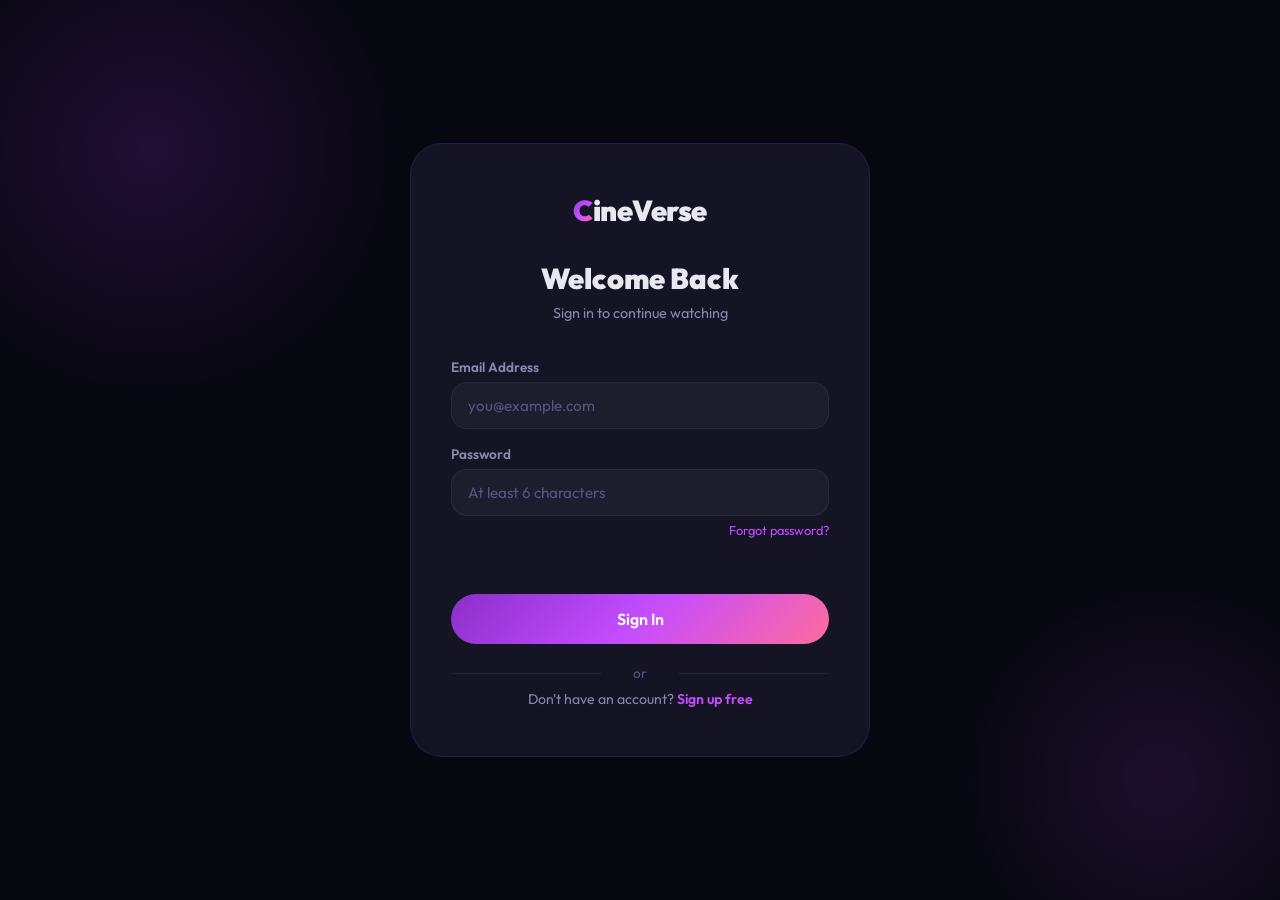
<file: pages/dashboard.html>
<!DOCTYPE html>
<html lang="en">
<head>
  <meta charset="UTF-8" />
  <meta name="viewport" content="width=device-width, initial-scale=1.0" />
  <title>My Dashboard – CineVerse</title>
  <link rel="preconnect" href="https://fonts.googleapis.com" />
  <link href="https://fonts.googleapis.com/css2?family=Outfit:wght@300;400;500;600;700;900&display=swap" rel="stylesheet" />
  <link rel="stylesheet" href="../css/style.css" />
  <style>
    .dash-hero {
      padding: 140px 0 40px;
      background: linear-gradient(180deg, rgba(139,47,201,0.12) 0%, transparent 100%);
      border-bottom: 1px solid var(--clr-border-2);
    }
    .dash-hero h1 { font-size: 2.4rem; font-weight: 900; margin: 8px 0 8px; }
    .dash-hero p  { color: var(--clr-text-muted); }
    .dash-grid {
      display: grid;
      grid-template-columns: repeat(auto-fit, minmax(220px, 1fr));
      gap: 20px;
      margin-top: 30px;
    }
    .dash-card {
      background: var(--clr-card);
      border: 1px solid var(--clr-border-2);
      border-radius: var(--radius-lg);
      padding: 22px 22px 20px;
    }
    .dash-card h4 { color: var(--clr-text-muted); font-size: 0.8rem; text-transform: uppercase; letter-spacing: 2px; margin-bottom: 8px; }
    .dash-card .big { font-size: 2rem; font-weight: 900; color: var(--clr-text); }
    .dash-card .sub { color: var(--clr-text-muted); font-size: 0.85rem; margin-top: 4px; }

    .dash-actions {
      display: flex; flex-wrap: wrap; gap: 12px; margin-top: 24px;
    }
    .dash-actions a, .dash-actions button {
      padding: 10px 20px;
      border-radius: 99px;
      font-size: 0.9rem;
      font-weight: 600;
      text-decoration: none;
      border: 1px solid var(--clr-border-2);
      background: var(--clr-card);
      color: var(--clr-text);
      cursor: pointer;
      transition: all 0.2s;
    }
    .dash-actions a:hover, .dash-actions button:hover {
      border-color: var(--clr-primary);
      transform: translateY(-1px);
    }
    .dash-actions .danger {
      border-color: rgba(255,107,157,0.3);
      color: #ff6b9d;
    }
    .dash-actions .danger:hover { background: rgba(255,107,157,0.08); border-color: #ff6b9d; }

    .recent-grid {
      display: grid;
      grid-template-columns: repeat(auto-fill, minmax(180px, 1fr));
      gap: 18px;
    }
    .avatar-big {
      width: 72px; height: 72px; border-radius: 50%;
      background: var(--grad-primary);
      display: flex; align-items: center; justify-content: center;
      font-size: 1.7rem; font-weight: 900; color: #fff;
    }
    .header-row {
      display: flex; align-items: center; gap: 18px; flex-wrap: wrap;
    }
    .plan-chip {
      display: inline-block; padding: 4px 12px; border-radius: 99px;
      background: rgba(245,197,24,0.12); color: #f5c518;
      font-size: 0.75rem; font-weight: 700; text-transform: uppercase; letter-spacing: 1px;
    }

    /* ===== LEVELED-UP DASHBOARD ===== */
    .section-head {
      display: flex; align-items: center; justify-content: space-between;
      gap: 12px; flex-wrap: wrap; margin: 48px 0 16px;
    }
    .section-head h2 { font-size: 1.6rem; font-weight: 800; margin: 0; }
    .section-head .link {
      color: var(--clr-primary); text-decoration: none;
      font-size: 0.88rem; font-weight: 600;
    }
    .section-head .link:hover { text-decoration: underline; }

    /* Me-stats strip */
    .me-stats {
      display: grid;
      grid-template-columns: repeat(auto-fit, minmax(180px, 1fr));
      gap: 16px;
      margin-top: 14px;
    }
    .me-kpi {
      padding: 18px 20px;
      border-radius: 16px;
      background: linear-gradient(160deg, rgba(139,47,201,0.18), rgba(196,77,255,0.05));
      border: 1px solid rgba(196,77,255,0.22);
    }
    .me-kpi .ico { font-size: 1.4rem; margin-bottom: 6px; }
    .me-kpi .big { font-size: 1.8rem; font-weight: 900; }
    .me-kpi .lbl {
      color: var(--clr-text-muted); font-size: 0.78rem;
      text-transform: uppercase; letter-spacing: 2px; margin-top: 4px;
    }

    /* Continue watching */
    .cw-row {
      display: grid;
      grid-template-columns: repeat(auto-fill, minmax(260px, 1fr));
      gap: 16px;
    }
    .cw-card {
      position: relative; overflow: hidden;
      border-radius: 14px;
      border: 1px solid var(--clr-border-2);
      background: var(--clr-card);
      text-decoration: none; color: inherit;
      transition: transform 0.18s, border-color 0.18s;
    }
    .cw-card:hover { transform: translateY(-3px); border-color: var(--clr-primary); }
    .cw-thumb {
      height: 150px; background-size: cover; background-position: center;
      position: relative;
    }
    .cw-thumb::after {
      content: ""; position: absolute; inset: 0;
      background: linear-gradient(180deg, transparent 50%, rgba(0,0,0,0.7) 100%);
    }
    .cw-play {
      position: absolute; top: 50%; left: 50%;
      transform: translate(-50%,-50%);
      width: 48px; height: 48px; border-radius: 50%;
      background: rgba(0,0,0,0.55);
      border: 2px solid #fff; color: #fff;
      display: flex; align-items: center; justify-content: center;
      font-size: 1.1rem; z-index: 2;
    }
    .cw-info { padding: 12px 14px 14px; }
    .cw-info h4 { font-size: 0.95rem; font-weight: 700; margin: 0 0 6px; }
    .cw-info .sub {
      display: flex; justify-content: space-between;
      color: var(--clr-text-muted); font-size: 0.78rem;
    }
    .cw-bar {
      height: 4px; background: rgba(255,255,255,0.1);
      position: absolute; left: 0; right: 0; bottom: 0;
    }
    .cw-bar > span {
      display: block; height: 100%;
      background: linear-gradient(90deg, #c44dff, #f5c518);
    }

    /* Review cards */
    .my-reviews { display: grid; gap: 12px; }
    .rev {
      padding: 14px 16px; border-radius: 12px;
      background: var(--clr-card);
      border: 1px solid var(--clr-border-2);
      display: grid; grid-template-columns: 80px 1fr; gap: 14px;
      align-items: start;
    }
    .rev-thumb {
      width: 80px; height: 110px; border-radius: 10px;
      background-size: cover; background-position: center;
      background-color: #1a1030;
    }
    .rev h4 {
      font-size: 0.95rem; font-weight: 700; margin: 0 0 4px;
    }
    .rev .meta {
      color: var(--clr-text-muted); font-size: 0.78rem; margin-bottom: 6px;
    }
    .rev .stars { color: #f5c518; letter-spacing: 2px; }
    .rev .text {
      font-size: 0.88rem; line-height: 1.5; color: rgba(255,255,255,0.88);
      display: -webkit-box; -webkit-line-clamp: 3; -webkit-box-orient: vertical;
      overflow: hidden;
    }
    .rev a.open {
      color: var(--clr-primary); text-decoration: none;
      font-size: 0.8rem; font-weight: 600;
    }
    .rev a.open:hover { text-decoration: underline; }

    /* Ratings list */
    .rate-list { display: grid; gap: 10px; }
    .rate-row {
      display: grid;
      grid-template-columns: 48px 1fr auto;
      gap: 14px; align-items: center;
      padding: 10px 14px; border-radius: 12px;
      background: var(--clr-card);
      border: 1px solid var(--clr-border-2);
      text-decoration: none; color: inherit;
      transition: border-color 0.18s;
    }
    .rate-row:hover { border-color: var(--clr-primary); }
    .rate-row .mini {
      width: 48px; height: 64px; border-radius: 8px;
      background-size: cover; background-position: center;
      background-color: #1a1030;
    }
    .rate-row .title { font-weight: 700; font-size: 0.95rem; }
    .rate-row .sub { color: var(--clr-text-muted); font-size: 0.78rem; }
    .rate-row .stars {
      color: #f5c518; font-weight: 700; letter-spacing: 1px;
    }

    .empty-soft {
      text-align: center; padding: 40px 16px;
      color: var(--clr-text-muted);
      border: 1px dashed var(--clr-border-2);
      border-radius: 14px;
      background: rgba(255,255,255,0.015);
      font-size: 0.9rem;
    }
    .empty-soft b { color: var(--clr-text); display: block; margin-bottom: 4px; }
  </style>
</head>
<body>
  <nav id="navbar" class="navbar scrolled">
    <div class="nav-container">
      <a href="../index.html" class="nav-logo"><span class="logo-c">C</span>ineVerse</a>
      <ul class="nav-links" id="nav-links">
        <li><a href="../index.html" class="nav-link">Home</a></li>
        <li><a href="movies.html" class="nav-link">Movies</a></li>
        <li><a href="series.html" class="nav-link">Series</a></li>
        <li><a href="originals.html" class="nav-link">Originals</a></li>
        <li><a href="genres.html" class="nav-link">Genres</a></li>
        <li><a href="dashboard.html" class="nav-link active">Dashboard</a></li>
      </ul>
      <div class="nav-actions" id="nav-actions"></div>
    </div>
  </nav>

  <div class="dash-hero">
    <div class="container">
      <div class="header-row">
        <div class="avatar-big" id="avatar">?</div>
        <div>
          <div style="color:var(--clr-text-muted);font-size:0.85rem;">Welcome back</div>
          <h1 id="user-name">…</h1>
          <div id="user-meta" style="color:var(--clr-text-muted);font-size:0.9rem;"></div>
        </div>
      </div>

      <div class="dash-actions">
        <a href="../index.html">🏠 Home</a>
        <a href="movies.html">🎬 Browse Movies</a>
        <a href="series.html">📺 Browse Series</a>
        <a href="originals.html">⭐ Originals</a>
        <button id="signout-btn" class="danger">⎋ Sign Out</button>
      </div>
    </div>
  </div>

  <section class="section">
    <div class="container">
      <!-- Your activity -->
      <div class="section-head" style="margin-top:0;">
        <h2>📊 Your Activity</h2>
      </div>
      <div class="me-stats" id="me-stats"></div>

      <!-- Continue Watching -->
      <div class="section-head">
        <h2>▶️ Continue Watching</h2>
        <a href="../index.html" class="link">Browse more →</a>
      </div>
      <div id="continue-wrap"></div>

      <!-- Favorites -->
      <div class="section-head">
        <h2>❤️ Your Favorites</h2>
      </div>
      <div id="faves-wrap"></div>

      <!-- My reviews -->
      <div class="section-head">
        <h2>💬 Your Reviews</h2>
      </div>
      <div id="reviews-wrap"></div>

      <!-- My ratings -->
      <div class="section-head">
        <h2>⭐ Your Ratings</h2>
      </div>
      <div id="ratings-wrap"></div>

      <!-- Library -->
      <div class="section-head">
        <h2>📚 Library Overview</h2>
      </div>
      <div class="dash-grid" id="stats-grid"></div>

      <div class="section-head">
        <h2>🆕 Recently Added</h2>
      </div>
      <div id="recent-wrap">
        <div class="recent-grid" id="recent-grid"></div>
      </div>
    </div>
  </section>

  <footer class="footer" style="margin-top:0;">
    <div class="container">
      <div class="footer-bottom" style="border:none;padding:24px 0;">
        <p>© 2026 CineVerse Inc.</p>
        <a href="../index.html" class="btn-outline" style="padding:8px 20px;font-size:0.85rem;">← Back to Home</a>
      </div>
    </div>
  </footer>

  <script src="../js/store.js"></script>
  <script src="../js/mini-player.js"></script>
  <script>
    const user = CineStore.currentUser();
    if (!user) {
      window.location.replace('login.html');
    } else {
      renderDashboard();
    }

    function esc(s){return String(s||'').replace(/[&<>"']/g,c=>({'&':'&amp;','<':'&lt;','>':'&gt;','"':'&quot;',"'":'&#39;'}[c]));}

    function renderDashboard() {
      // Header
      const initials = (user.name || '?').trim().split(/\s+/).map(w => w[0]).slice(0, 2).join('').toUpperCase();
      document.getElementById('avatar').textContent = initials || '?';
      document.getElementById('user-name').textContent = user.name;
      const created = new Date(user.createdAt).toLocaleDateString();
      document.getElementById('user-meta').innerHTML =
        `${esc(user.email)} · <span class="plan-chip">${esc(user.plan)} plan</span> · member since ${esc(created)}`;

      // Nav actions
      const navActions = document.getElementById('nav-actions');
      navActions.innerHTML = `
        <span style="color:var(--clr-text-muted);font-size:0.85rem;">Hi, ${esc(user.name.split(' ')[0])}</span>
        <button id="nav-signout" class="btn-nav btn-sign-in" style="background:transparent;border:1px solid var(--clr-border-2);">Sign Out</button>`;
      document.getElementById('nav-signout').addEventListener('click', signOut);

      // Stats
      const all = CineStore.getAll();
      const count = cat => all.filter(v => (v.category||'').toLowerCase() === cat.toLowerCase()).length;
      document.getElementById('stats-grid').innerHTML = `
        <div class="dash-card"><h4>Movies</h4><div class="big">${count('Movies')}</div><div class="sub">in your library</div></div>
        <div class="dash-card"><h4>Series</h4><div class="big">${count('Series')}</div><div class="sub">in your library</div></div>
        <div class="dash-card"><h4>Originals</h4><div class="big">${count('Originals')}</div><div class="sub">in your library</div></div>
        <div class="dash-card"><h4>Total Titles</h4><div class="big">${all.length}</div><div class="sub">across all categories</div></div>`;

      // Recent
      const recentGrid = document.getElementById('recent-grid');
      const recentWrap = document.getElementById('recent-wrap');
      if (!all.length) {
        recentWrap.innerHTML = `
          <div style="text-align:center;padding:50px 20px;color:var(--clr-text-muted);
                      border:1px dashed var(--clr-border-2);border-radius:16px;background:rgba(255,255,255,0.02);">
            <div style="font-size:2rem;margin-bottom:8px;opacity:0.6;">🎬</div>
            <div style="font-weight:700;color:var(--clr-text);margin-bottom:4px;">No titles in the library yet</div>
            <div style="font-size:0.85rem;">An administrator needs to upload content for you to watch.</div>
          </div>`;
        return;
      }
      recentGrid.innerHTML = all.slice(0, 8).map(v => {
        const thumb = v.thumbUrl
          ? `<div style="width:100%;min-height:200px;background-image:url('${String(v.thumbUrl).replace(/'/g,"\\'")}');background-size:cover;background-position:center;"></div>`
          : `<div style="width:100%;min-height:200px;background:linear-gradient(145deg,${v.color||'#5a2a99'}cc,#070710);display:flex;align-items:center;justify-content:center;color:rgba(255,255,255,0.85);font-weight:900;font-size:2rem;">${esc((v.title||'?').slice(0,2).toUpperCase())}</div>`;
        return `
          <a href="watch.html?id=${encodeURIComponent(v.id)}" class="movie-card" style="text-decoration:none;color:inherit;display:block;">
            <div class="card-thumb">
              ${thumb}
              <div class="card-overlay"><div class="card-play-btn">▶</div></div>
            </div>
            <div class="card-info">
              <div class="card-title">${esc(v.title)}</div>
              <div class="card-meta">
                <span>${esc(v.category||'')}</span>
                <span>·</span><span>${esc(v.genre||'')}</span>
              </div>
            </div>
          </a>`;
      }).join('');

      renderActivity(all);
      renderContinue(all);
      renderFaves(all);
      renderReviews(all);
      renderRatings(all);
    }

    // ---------- Leveled-up sections ----------
    const PROGRESS_KEY = 'cineverse_progress_v1';
    const FAV_KEY_BASE = 'cineverse_faves_';

    function readJSON(key, fallback) {
      try { return JSON.parse(localStorage.getItem(key)) || fallback; }
      catch (_) { return fallback; }
    }
    function readProgress() { return readJSON(PROGRESS_KEY, {}); }
    function readFaves()    { return readJSON(FAV_KEY_BASE + user.id, []); }

    function thumbStyle(v) {
      if (v && v.thumbUrl) {
        return `background-image:url('${String(v.thumbUrl).replace(/'/g,"\\'")}');`;
      }
      return `background:linear-gradient(145deg,${(v && v.color) || '#5a2a99'}cc,#070710);`;
    }
    function fmtTime(sec) {
      sec = Math.max(0, Math.floor(sec || 0));
      const h = Math.floor(sec / 3600);
      const m = Math.floor((sec % 3600) / 60);
      if (h > 0) return h + 'h ' + m + 'm';
      return m + 'm';
    }
    function starRow(n) {
      n = Math.max(0, Math.min(5, Math.round(n)));
      return '★'.repeat(n) + '☆'.repeat(5 - n);
    }
    function relTime(iso) {
      const t = new Date(iso).getTime();
      if (!t) return '';
      const diff = (Date.now() - t) / 1000;
      if (diff < 60)    return 'just now';
      if (diff < 3600)  return Math.floor(diff/60)    + 'm ago';
      if (diff < 86400) return Math.floor(diff/3600)  + 'h ago';
      if (diff < 2592000) return Math.floor(diff/86400) + 'd ago';
      return new Date(iso).toLocaleDateString();
    }

    function renderActivity(all) {
      const progress = readProgress();
      const faves    = readFaves();
      const ratings  = CineStore.getAllRatings();
      const comments = CineStore.getAllComments().filter(c => c.userId === user.id);

      let myRatings = 0;
      Object.values(ratings).forEach(byUser => {
        if (byUser && byUser[user.id]) myRatings++;
      });

      let watchSec = 0;
      Object.values(progress).forEach(p => { if (p && p.t) watchSec += p.t; });

      const host = document.getElementById('me-stats');
      host.innerHTML = `
        <div class="me-kpi"><div class="ico">⏱️</div><div class="big">${fmtTime(watchSec)}</div><div class="lbl">Watched</div></div>
        <div class="me-kpi"><div class="ico">⭐</div><div class="big">${myRatings}</div><div class="lbl">Rated</div></div>
        <div class="me-kpi"><div class="ico">💬</div><div class="big">${comments.length}</div><div class="lbl">Reviews Posted</div></div>
        <div class="me-kpi"><div class="ico">❤️</div><div class="big">${faves.length}</div><div class="lbl">Favorites</div></div>
      `;
    }

    function renderContinue(all) {
      const host = document.getElementById('continue-wrap');
      const progress = readProgress();
      const rows = Object.keys(progress)
        .map(vid => {
          const v = all.find(x => String(x.id) === String(vid));
          if (!v) return null;
          const p = progress[vid];
          if (!p || !p.t || p.t < 10) return null;
          const pct = p.d ? Math.min(0.99, p.t / p.d) : 0.05;
          if (pct > 0.97) return null; // finished — hide
          return { v, t: p.t, d: p.d, pct, updated: p.updated || 0 };
        })
        .filter(Boolean)
        .sort((a, b) => b.updated - a.updated)
        .slice(0, 6);

      if (!rows.length) {
        host.innerHTML = `<div class="empty-soft"><b>Nothing in progress</b>Start watching a title and it'll show up here.</div>`;
        return;
      }
      host.innerHTML = '<div class="cw-row">' + rows.map(r => `
        <a href="watch.html?id=${encodeURIComponent(r.v.id)}" class="cw-card">
          <div class="cw-thumb" style="${thumbStyle(r.v)}">
            <div class="cw-play">▶</div>
          </div>
          <div class="cw-info">
            <h4>${esc(r.v.title)}</h4>
            <div class="sub">
              <span>${esc(r.v.category||'')} · ${esc(r.v.genre||'')}</span>
              <span>${fmtTime(r.t)} / ${fmtTime(r.d)}</span>
            </div>
          </div>
          <div class="cw-bar"><span style="width:${(r.pct*100).toFixed(1)}%;"></span></div>
        </a>`).join('') + '</div>';
    }

    function renderFaves(all) {
      const host = document.getElementById('faves-wrap');
      const faves = readFaves();
      const vids = faves.map(id => all.find(v => String(v.id) === String(id))).filter(Boolean);
      if (!vids.length) {
        host.innerHTML = `<div class="empty-soft"><b>No favorites yet</b>Tap the heart on any video to save it here.</div>`;
        return;
      }
      host.innerHTML = '<div class="recent-grid">' + vids.slice(0, 12).map(v => {
        const t = v.thumbUrl
          ? `<div style="width:100%;min-height:200px;${thumbStyle(v)}background-size:cover;background-position:center;"></div>`
          : `<div style="width:100%;min-height:200px;${thumbStyle(v)}display:flex;align-items:center;justify-content:center;color:rgba(255,255,255,0.85);font-weight:900;font-size:2rem;">${esc((v.title||'?').slice(0,2).toUpperCase())}</div>`;
        return `
          <a href="watch.html?id=${encodeURIComponent(v.id)}" class="movie-card" style="text-decoration:none;color:inherit;display:block;">
            <div class="card-thumb">
              ${t}
              <div class="card-overlay"><div class="card-play-btn">▶</div></div>
            </div>
            <div class="card-info">
              <div class="card-title">${esc(v.title)}</div>
              <div class="card-meta"><span>${esc(v.category||'')}</span><span>·</span><span>${esc(v.genre||'')}</span></div>
            </div>
          </a>`;
      }).join('') + '</div>';
    }

    function renderReviews(all) {
      const host = document.getElementById('reviews-wrap');
      const mine = CineStore.getAllComments().filter(c => c.userId === user.id).slice(0, 8);
      if (!mine.length) {
        host.innerHTML = `<div class="empty-soft"><b>No reviews yet</b>Leave a comment on any video to share your thoughts.</div>`;
        return;
      }
      host.innerHTML = '<div class="my-reviews">' + mine.map(c => {
        const v = all.find(x => String(x.id) === String(c.videoId));
        const title = v ? v.title : '(deleted video)';
        const stars = v ? CineStore.getUserRating(v.id, user.id) : 0;
        return `
          <div class="rev">
            <div class="rev-thumb" style="${v ? thumbStyle(v) : ''}"></div>
            <div>
              <h4>${esc(title)}</h4>
              <div class="meta">
                ${stars ? `<span class="stars">${starRow(stars)}</span> · ` : ''}
                ${esc(relTime(c.createdAt))}
                ${v ? ` · <a class="open" href="watch.html?id=${encodeURIComponent(v.id)}#comments">Open</a>` : ''}
              </div>
              <div class="text">${esc(c.text)}</div>
            </div>
          </div>`;
      }).join('') + '</div>';
    }

    function renderRatings(all) {
      const host = document.getElementById('ratings-wrap');
      const ratings = CineStore.getAllRatings();
      const mine = [];
      Object.keys(ratings).forEach(vid => {
        const byUser = ratings[vid] || {};
        const r = byUser[user.id];
        if (!r) return;
        const v = all.find(x => String(x.id) === String(vid));
        if (!v) return;
        mine.push({ v, stars: r.stars, at: r.at });
      });
      mine.sort((a, b) => (b.at || 0) - (a.at || 0));

      if (!mine.length) {
        host.innerHTML = `<div class="empty-soft"><b>No ratings yet</b>Rate a video from its watch page to track it here.</div>`;
        return;
      }
      host.innerHTML = '<div class="rate-list">' + mine.slice(0, 10).map(r => `
        <a href="watch.html?id=${encodeURIComponent(r.v.id)}" class="rate-row">
          <div class="mini" style="${thumbStyle(r.v)}"></div>
          <div>
            <div class="title">${esc(r.v.title)}</div>
            <div class="sub">${esc(r.v.category||'')} · ${esc(r.v.genre||'')} · ${esc(String(r.v.year||''))}</div>
          </div>
          <div class="stars">${starRow(r.stars)}</div>
        </a>`).join('') + '</div>';
    }

    function signOut() {
      CineStore.logoutUser();
      window.location.href = 'login.html';
    }
    document.getElementById('signout-btn').addEventListener('click', signOut);
  </script>
</body>
</html>
</file>
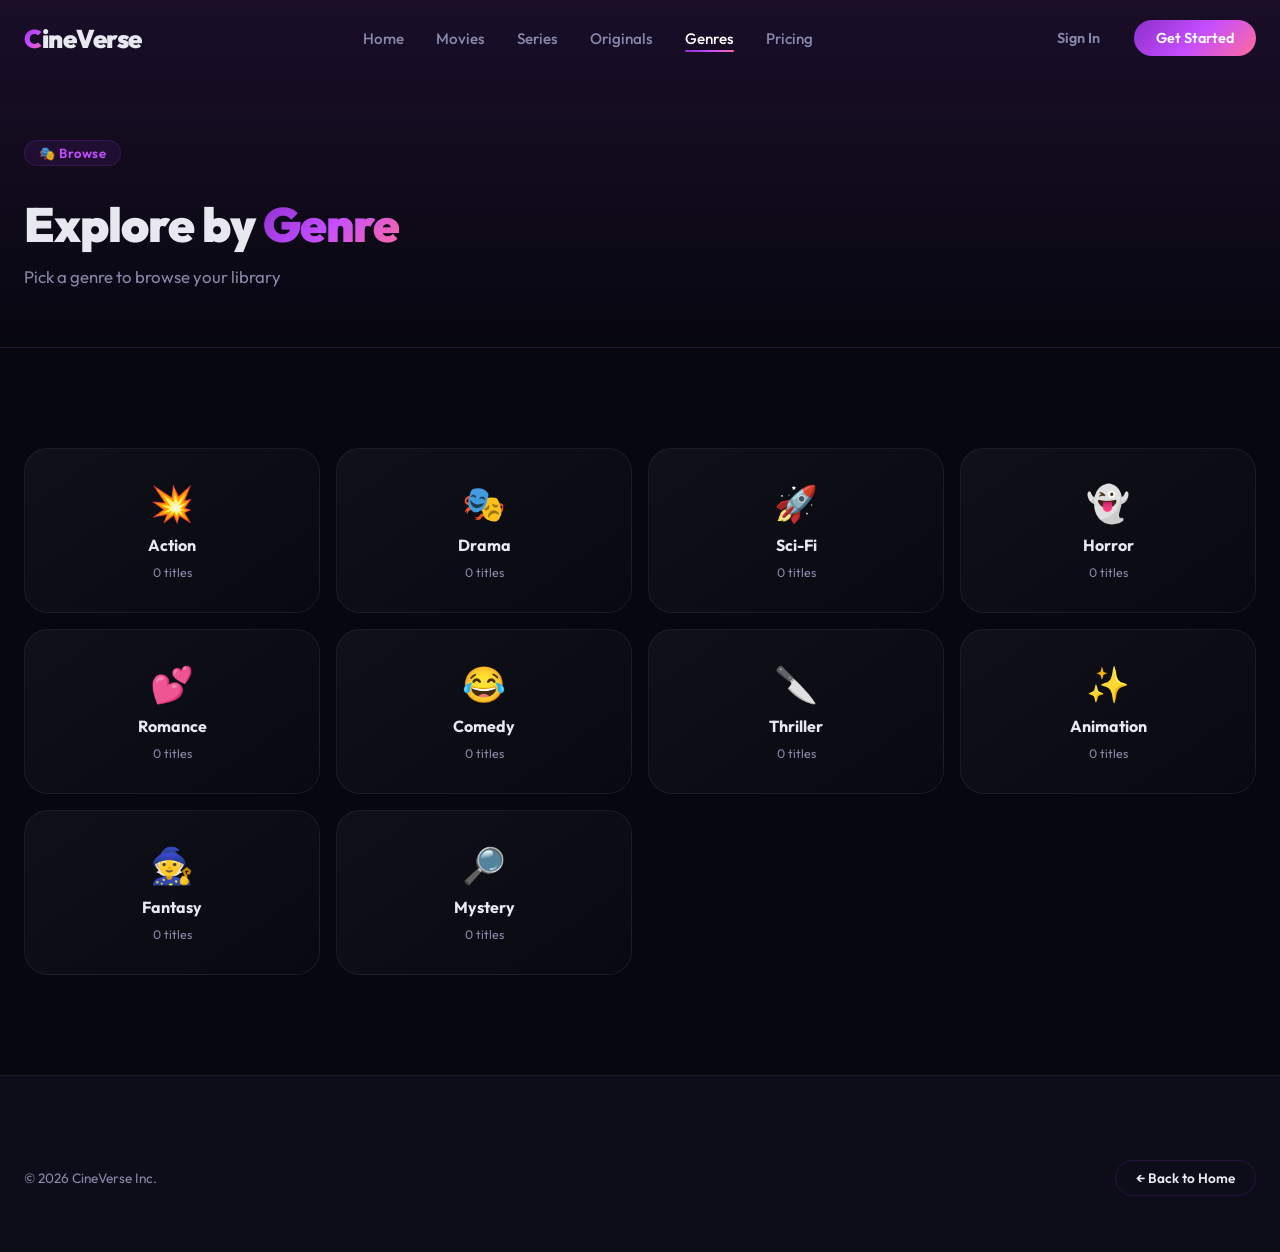
<file: pages/genres.html>
<!DOCTYPE html>
<html lang="en">
<head>
  <meta charset="UTF-8" />
  <meta name="viewport" content="width=device-width, initial-scale=1.0" />
  <title>Genres – CineVerse</title>
  <link rel="preconnect" href="https://fonts.googleapis.com" />
  <link href="https://fonts.googleapis.com/css2?family=Outfit:wght@300;400;500;600;700;900&display=swap" rel="stylesheet" />
  <link rel="stylesheet" href="../css/style.css" />
  <style>
    .page-hero {
      padding: 140px 0 60px;
      background: linear-gradient(180deg, rgba(196,77,255,0.1) 0%, transparent 100%);
      border-bottom: 1px solid var(--clr-border-2);
    }
    .all-grid {
      display: grid;
      grid-template-columns: repeat(auto-fill, minmax(200px, 1fr));
      gap: 20px;
    }
  </style>
</head>
<body>
  <nav id="navbar" class="navbar scrolled">
    <div class="nav-container">
      <a href="../index.html" class="nav-logo"><span class="logo-c">C</span>ineVerse</a>
      <ul class="nav-links" id="nav-links">
        <li><a href="../index.html" class="nav-link">Home</a></li>
        <li><a href="movies.html" class="nav-link">Movies</a></li>
        <li><a href="series.html" class="nav-link">Series</a></li>
        <li><a href="originals.html" class="nav-link">Originals</a></li>
        <li><a href="genres.html" class="nav-link active">Genres</a></li>
        <li><a href="pricing.html" class="nav-link">Pricing</a></li>
      </ul>
      <div class="nav-actions">
        <a href="login.html" class="btn-nav btn-sign-in">Sign In</a>
        <a href="register.html" class="btn-nav btn-start">Get Started</a>
      </div>
    </div>
  </nav>

  <!-- PROMOTED SPOTLIGHT -->
  <div id="promoted-spotlight"></div>

  <div class="page-hero">
    <div class="container">
      <div class="section-tag">🎭 Browse</div>
      <h1 class="section-title" style="margin-top:12px;">Explore by <span class="gradient-text">Genre</span></h1>
      <p class="section-sub" id="genres-sub">Pick a genre to browse your library</p>
    </div>
  </div>

  <section class="section">
    <div class="container">
      <div class="genres-grid" id="genres-grid"></div>

      <div id="genre-results-wrap" style="margin-top:60px;display:none;">
        <div style="display:flex;align-items:center;justify-content:space-between;flex-wrap:wrap;gap:12px;margin-bottom:24px;">
          <h2 class="section-title" style="font-size:1.8rem;" id="genre-heading">Browse</h2>
          <button id="clear-genre" class="btn-outline" style="padding:8px 20px;font-size:0.85rem;">Show all genres</button>
        </div>
        <div class="all-grid" id="genre-results"></div>
      </div>
    </div>
  </section>

  <footer class="footer" style="margin-top:0;">
    <div class="container">
      <div class="footer-bottom" style="border:none;padding:24px 0;">
        <p>© 2026 CineVerse Inc.</p>
        <a href="../index.html" class="btn-outline" style="padding:8px 20px;font-size:0.85rem;">← Back to Home</a>
      </div>
    </div>
  </footer>

  <script src="../js/store.js"></script>
  <script src="../js/promoted-spotlight.js"></script>
  <script src="../js/app.js"></script>
  <script src="../js/mini-player.js"></script>
  <script>
    const GENRES = [
      { name: 'Action',    icon: '💥' },
      { name: 'Drama',     icon: '🎭' },
      { name: 'Sci-Fi',    icon: '🚀' },
      { name: 'Horror',    icon: '👻' },
      { name: 'Romance',   icon: '💕' },
      { name: 'Comedy',    icon: '😂' },
      { name: 'Thriller',  icon: '🔪' },
      { name: 'Animation', icon: '✨' },
      { name: 'Fantasy',   icon: '🧙' },
      { name: 'Mystery',   icon: '🔎' },
    ];

    const ALL = CineStore.getAll();

    function esc(s){return String(s||'').replace(/[&<>"']/g,c=>({'&':'&amp;','<':'&lt;','>':'&gt;','"':'&quot;',"'":'&#39;'}[c]));}

    // Build genre cards with real counts, plus any uploaded genres not in the preset list
    const uploadedGenres = new Set(ALL.map(v => (v.genre || '').trim()).filter(Boolean));
    const knownNames = new Set(GENRES.map(g => g.name.toLowerCase()));
    uploadedGenres.forEach(g => {
      if (!knownNames.has(g.toLowerCase())) GENRES.push({ name: g, icon: '🎬' });
    });

    const grid = document.getElementById('genres-grid');
    grid.innerHTML = GENRES.map(g => {
      const n = ALL.filter(v => (v.genre||'').toLowerCase() === g.name.toLowerCase()).length;
      return `
        <a href="?genre=${encodeURIComponent(g.name)}" class="genre-card" data-genre="${esc(g.name)}">
          <div class="genre-icon">${g.icon}</div>
          <h3>${esc(g.name)}</h3>
          <span>${n} ${n===1?'title':'titles'}</span>
        </a>`;
    }).join('');

    function buildCard(v) {
      const initials = (v.title || '?').split(' ').map(w=>w[0]).slice(0,2).join('').toUpperCase();
      const thumb = v.thumbUrl
        ? `<div style="width:100%;min-height:220px;background-image:url('${String(v.thumbUrl).replace(/'/g,"\\'")}');background-size:cover;background-position:center;"></div>`
        : `<div style="width:100%;min-height:220px;background:linear-gradient(145deg,${v.color||'#5a2a99'}cc,#070710);display:flex;align-items:center;justify-content:center;color:rgba(255,255,255,0.85);font-weight:900;font-size:2rem;">${esc(initials)}</div>`;
      const stats = CineStore.getRatingStats(v.id);
      const ratingTxt = stats.count ? `★ ${stats.avg.toFixed(1)}` : '★ —';
      return `
        <a href="watch.html?id=${encodeURIComponent(v.id)}" class="movie-card reveal visible" style="text-decoration:none;color:inherit;display:block;">
          <div class="card-thumb">
            ${thumb}
            ${v.badge ? `<div class="card-badge">${esc(v.badge)}</div>` : ''}
            ${v.promoted ? '<div class="card-badge" style="right:10px;left:auto;background:linear-gradient(135deg,#f5c518,#ff9f1c);color:#0a0612;">★ PROMOTED</div>' : ''}
            <div class="card-overlay"><div class="card-play-btn">▶</div></div>
          </div>
          <div class="card-info">
            <div class="card-title">${esc(v.title)}</div>
            <div class="card-meta">
              <span class="card-rating">${ratingTxt}</span>
              <span>·</span><span>${esc(String(v.year||''))}</span>
              <span>·</span><span>${esc(v.category||'')}</span>
            </div>
          </div>
        </a>`;
    }

    const resultsWrap = document.getElementById('genre-results-wrap');
    const resultsEl   = document.getElementById('genre-results');
    const headingEl   = document.getElementById('genre-heading');
    const subEl       = document.getElementById('genres-sub');
    const clearBtn    = document.getElementById('clear-genre');

    function showGenre(name) {
      if (!name) { resultsWrap.style.display = 'none'; return; }
      const items = ALL.filter(v => (v.genre||'').toLowerCase() === name.toLowerCase());
      headingEl.textContent = `${name} · ${items.length} ${items.length===1?'title':'titles'}`;
      subEl.textContent = `Showing ${name}`;
      if (!items.length) {
        resultsEl.innerHTML = `
          <div style="grid-column:1/-1;text-align:center;padding:60px 20px;color:var(--clr-text-muted);
                      border:1px dashed var(--clr-border-2);border-radius:16px;background:rgba(255,255,255,0.02);">
            <div style="font-size:2.2rem;margin-bottom:10px;opacity:0.6;">🎬</div>
            <div style="font-weight:700;color:var(--clr-text);margin-bottom:6px;">No ${esc(name)} titles yet</div>
            <div style="font-size:0.85rem;">Upload one from the admin panel to see it here.</div>
          </div>`;
      } else {
        resultsEl.innerHTML = items.map(buildCard).join('');
      }
      resultsWrap.style.display = '';
    }

    clearBtn.addEventListener('click', () => {
      history.replaceState(null, '', location.pathname);
      resultsWrap.style.display = 'none';
      subEl.textContent = 'Pick a genre to browse your library';
    });

    const q = new URLSearchParams(location.search).get('genre');
    if (q) showGenre(q);
  </script>
</body>
</html>
</file>
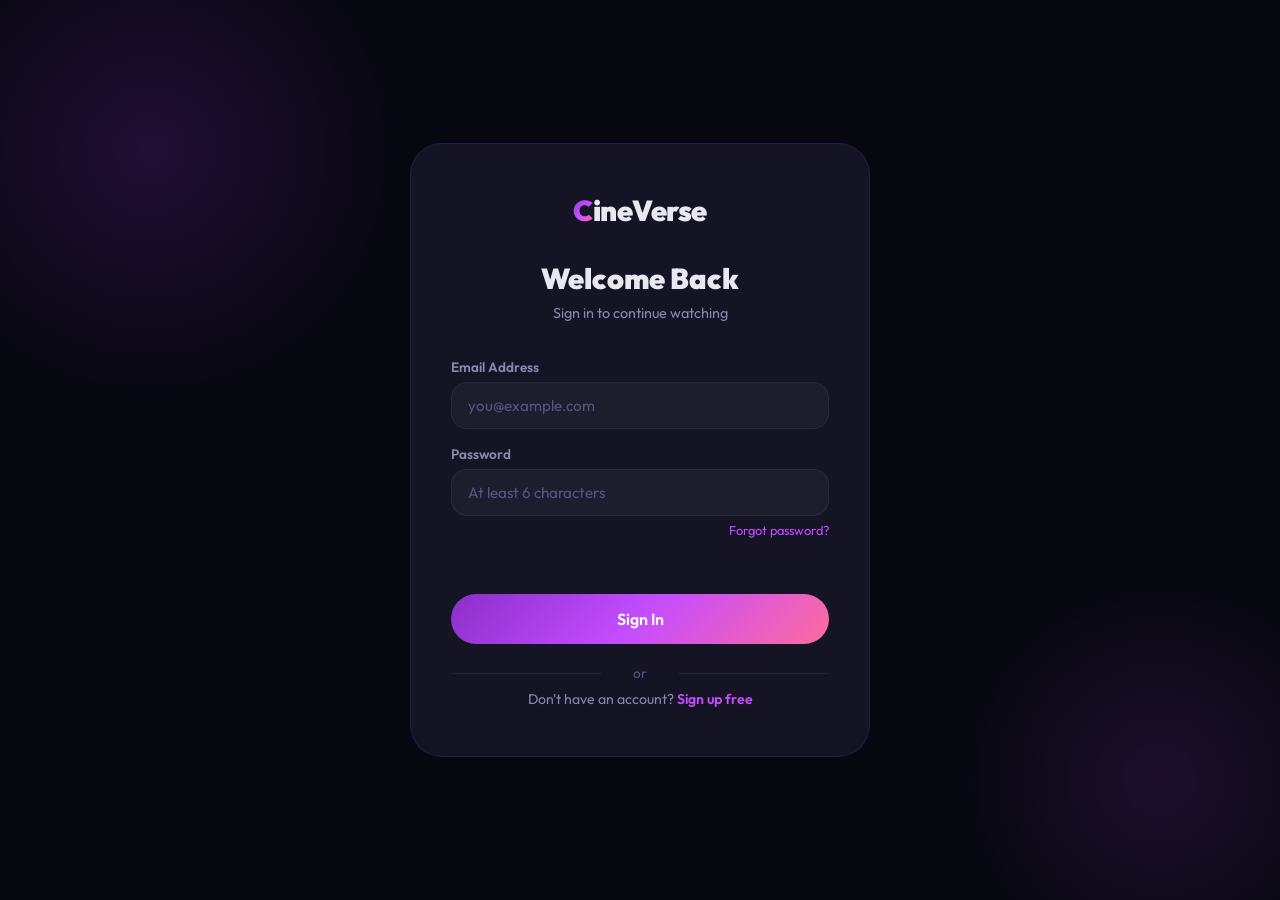
<file: pages/login.html>
<!DOCTYPE html>
<html lang="en">
<head>
  <meta charset="UTF-8" />
  <meta name="viewport" content="width=device-width, initial-scale=1.0" />
  <meta name="description" content="Sign in to CineVerse to access your personal streaming library." />
  <title>Sign In – CineVerse</title>
  <link rel="preconnect" href="https://fonts.googleapis.com" />
  <link href="https://fonts.googleapis.com/css2?family=Outfit:wght@300;400;500;600;700;900&display=swap" rel="stylesheet" />
  <link rel="stylesheet" href="../css/style.css" />
  <link rel="stylesheet" href="../css/auth.css" />
</head>
<body>
  <div class="auth-page">
    <div class="auth-bg-glow"></div>
    <div class="auth-bg-glow-2"></div>
    <div class="auth-card">
      <a href="../index.html" class="auth-logo nav-logo">
        <span class="logo-c">C</span>ineVerse
      </a>
      <h1 class="auth-title">Welcome Back</h1>
      <p class="auth-subtitle">Sign in to continue watching</p>

      <form class="auth-form" id="login-form" novalidate>
        <div class="form-group">
          <label class="form-label" for="login-email">Email Address</label>
          <input type="email" id="login-email" class="form-input" placeholder="you@example.com" autocomplete="email" required />
        </div>
        <div class="form-group">
          <label class="form-label" for="login-password">Password</label>
          <input type="password" id="login-password" class="form-input" placeholder="At least 6 characters" autocomplete="current-password" required minlength="6" />
          <div class="form-forgot"><a href="#" id="forgot-link">Forgot password?</a></div>
        </div>
        <div class="auth-msg" id="auth-msg"></div>
        <button type="submit" class="btn-primary auth-submit" id="login-submit">Sign In</button>
      </form>

      <div class="auth-divider" style="margin-top:20px">or</div>
      <p class="auth-switch">
        Don't have an account? <a href="register.html">Sign up free</a>
      </p>
    </div>
  </div>

  <script src="../js/store.js"></script>
  <script>
    // Already signed in? Go straight to dashboard.
    if (CineStore.currentUser()) {
      window.location.replace('dashboard.html');
    }

    const form  = document.getElementById('login-form');
    const msg   = document.getElementById('auth-msg');
    const btn   = document.getElementById('login-submit');
    const email = document.getElementById('login-email');
    const pw    = document.getElementById('login-password');

    function setMsg(text, type) {
      msg.textContent = text || '';
      msg.className = 'auth-msg' + (type ? ' ' + type : '');
    }

    // Prefill email from query string (e.g. after register redirect)
    const qEmail = new URLSearchParams(location.search).get('email');
    if (qEmail) email.value = qEmail;

    form.addEventListener('submit', async (e) => {
      e.preventDefault();
      setMsg('');
      const emailVal = email.value.trim();
      const pwVal = pw.value;
      if (!emailVal || !pwVal) { setMsg('Please fill in both fields.', 'error'); return; }

      btn.disabled = true;
      btn.textContent = 'Signing in…';
      const res = await CineStore.loginUser(emailVal, pwVal);
      if (!res.ok) {
        setMsg(res.error, 'error');
        btn.disabled = false;
        btn.textContent = 'Sign In';
        return;
      }
      setMsg('Welcome back, ' + res.user.name + '!', 'ok');
      setTimeout(() => { window.location.href = 'dashboard.html'; }, 500);
    });

    document.getElementById('forgot-link').addEventListener('click', (e) => {
      e.preventDefault();
      setMsg('Password recovery is not available in this offline build. Re-register a new account or contact your admin.', 'error');
    });
  </script>
</body>
</html>
</file>
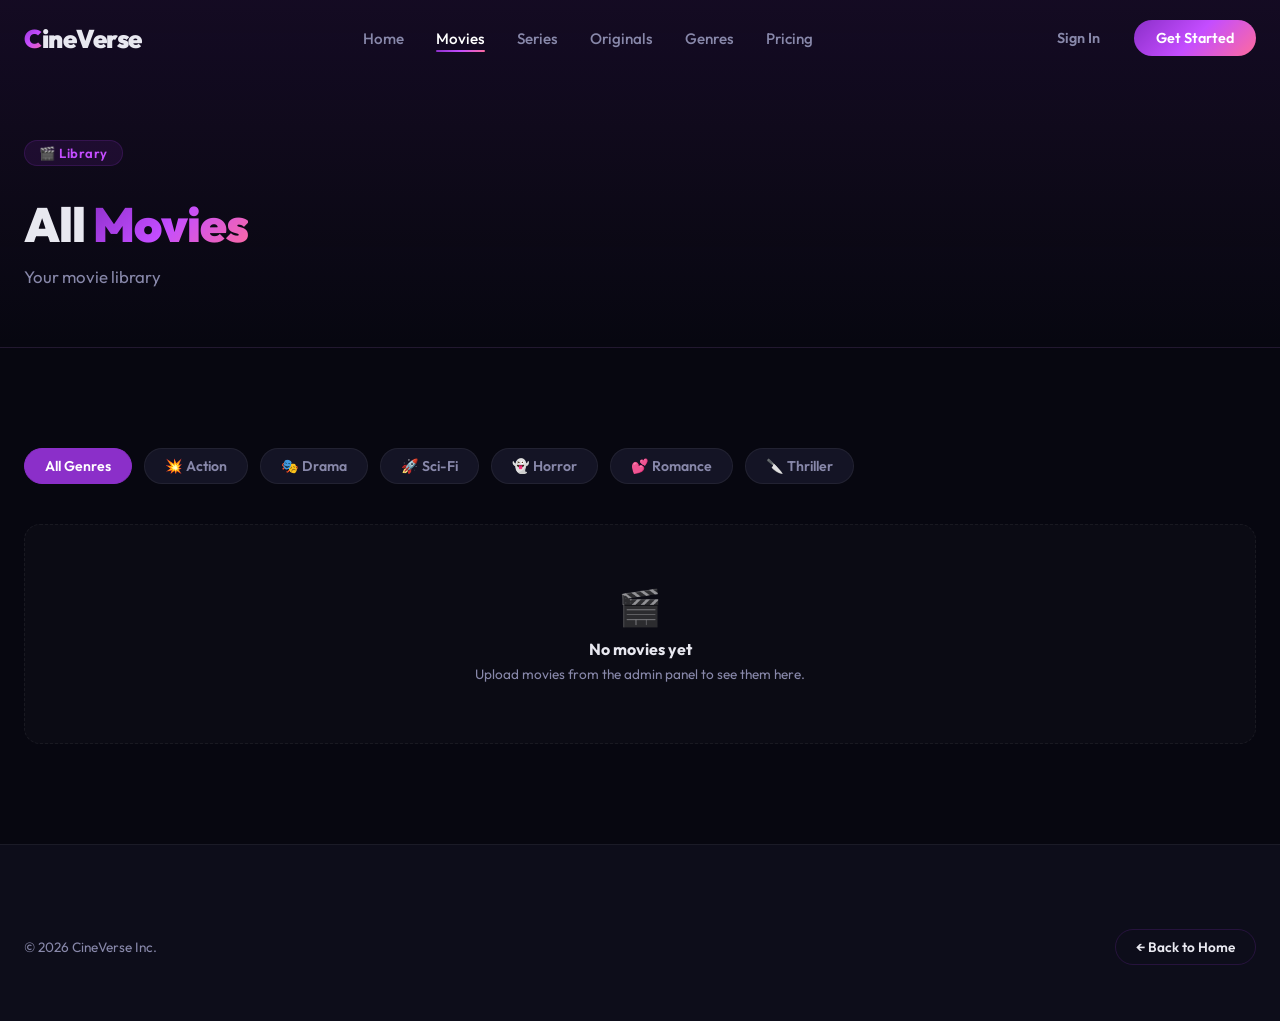
<file: pages/movies.html>
<!DOCTYPE html>
<html lang="en">
<head>
  <meta charset="UTF-8" />
  <meta name="viewport" content="width=device-width, initial-scale=1.0" />
  <meta name="description" content="Browse thousands of movies on CineVerse. Action, drama, sci-fi, horror, and more in 4K." />
  <title>Movies – CineVerse</title>
  <link rel="preconnect" href="https://fonts.googleapis.com" />
  <link href="https://fonts.googleapis.com/css2?family=Outfit:wght@300;400;500;600;700;900&display=swap" rel="stylesheet" />
  <link rel="stylesheet" href="../css/style.css" />
  <style>
    .page-hero {
      padding: 140px 0 60px;
      background: linear-gradient(180deg, rgba(139,47,201,0.1) 0%, transparent 100%);
      border-bottom: 1px solid var(--clr-border-2);
    }
    .filter-bar {
      display: flex;
      gap: 12px;
      flex-wrap: wrap;
      margin-bottom: 40px;
    }
    .filter-btn {
      padding: 8px 20px;
      border-radius: 99px;
      background: var(--clr-card);
      border: 1px solid var(--clr-border-2);
      color: var(--clr-text-muted);
      font-family: inherit;
      font-size: 0.88rem;
      font-weight: 600;
      cursor: pointer;
      transition: all 0.3s;
    }
    .filter-btn:hover, .filter-btn.active {
      background: var(--clr-primary);
      border-color: var(--clr-primary);
      color: #fff;
    }
    .all-movies-grid {
      display: grid;
      grid-template-columns: repeat(auto-fill, minmax(180px, 1fr));
      gap: 20px;
    }
  </style>
</head>
<body>
  <!-- NAVBAR -->
  <nav id="navbar" class="navbar scrolled">
    <div class="nav-container">
      <a href="../index.html" class="nav-logo"><span class="logo-c">C</span>ineVerse</a>
      <ul class="nav-links" id="nav-links">
        <li><a href="../index.html" class="nav-link">Home</a></li>
        <li><a href="movies.html" class="nav-link active">Movies</a></li>
        <li><a href="series.html" class="nav-link">Series</a></li>
        <li><a href="originals.html" class="nav-link">Originals</a></li>
        <li><a href="genres.html" class="nav-link">Genres</a></li>
        <li><a href="pricing.html" class="nav-link">Pricing</a></li>
      </ul>
      <div class="nav-actions">
        <a href="login.html" class="btn-nav btn-sign-in" id="sign-in-btn">Sign In</a>
        <a href="register.html" class="btn-nav btn-start" id="start-btn">Get Started</a>
      </div>
    </div>
  </nav>

  <!-- PROMOTED SPOTLIGHT -->
  <div id="promoted-spotlight"></div>

  <!-- PAGE HERO -->
  <div class="page-hero">
    <div class="container">
      <div class="section-tag">🎬 Library</div>
      <h1 class="section-title" style="margin-top:12px;">All <span class="gradient-text">Movies</span></h1>
      <p class="section-sub" id="movies-subhead">Your movie library</p>
    </div>
  </div>

  <!-- MOVIES LIBRARY -->
  <section class="section">
    <div class="container">
      <div class="filter-bar" id="filter-bar">
        <button class="filter-btn active" data-genre="all" id="filter-all">All Genres</button>
        <button class="filter-btn" data-genre="action" id="filter-action">💥 Action</button>
        <button class="filter-btn" data-genre="drama" id="filter-drama">🎭 Drama</button>
        <button class="filter-btn" data-genre="scifi" id="filter-scifi">🚀 Sci-Fi</button>
        <button class="filter-btn" data-genre="horror" id="filter-horror">👻 Horror</button>
        <button class="filter-btn" data-genre="romance" id="filter-romance">💕 Romance</button>
        <button class="filter-btn" data-genre="thriller" id="filter-thriller">🔪 Thriller</button>
      </div>
      <div class="all-movies-grid" id="all-movies-grid">
        <!-- injected by JS -->
      </div>
    </div>
  </section>

  <footer class="footer" style="margin-top:0;">
    <div class="container">
      <div class="footer-bottom" style="border:none;padding:24px 0;">
        <p>© 2026 CineVerse Inc.</p>
        <a href="../index.html" class="btn-outline" style="padding:8px 20px;font-size:0.85rem;">← Back to Home</a>
      </div>
    </div>
  </footer>

  <script src="../js/store.js"></script>
  <script src="../js/promoted-spotlight.js"></script>
  <script src="../js/app.js"></script>
  <script src="../js/mini-player.js"></script>
  <script>
    const ALL_MOVIES = CineStore.getByCategory('Movies');

    function buildCard(item) {
      const initials = item.title.split(' ').map(w=>w[0]).slice(0,2).join('');
      const isUpload = !!(CineStore.getById && CineStore.getById(item.id));
      const href = isUpload ? `watch.html?id=${encodeURIComponent(item.id)}` : '#';
      const thumb = item.thumbUrl
        ? `<div style="width:100%;min-height:200px;background-image:url('${String(item.thumbUrl).replace(/'/g,"\\'")}');background-size:cover;background-position:center;position:relative;">
             <div style="position:absolute;inset:0;background:linear-gradient(180deg,transparent 55%,rgba(0,0,0,0.45) 100%);"></div>
           </div>`
        : `<div style="width:100%;min-height:200px;background:linear-gradient(145deg,${item.color}cc,#070710);display:flex;align-items:center;justify-content:center;flex-direction:column;gap:8px;position:relative;">
             <div style="position:absolute;inset:0;background:radial-gradient(circle at 30% 30%,rgba(255,255,255,0.08),transparent 60%);"></div>
             <div style="font-size:2.5rem;font-weight:900;color:rgba(255,255,255,0.9);position:relative;">${initials}</div>
             <div style="font-size:0.68rem;font-weight:600;color:rgba(255,255,255,0.45);text-transform:uppercase;letter-spacing:2px;position:relative;">${item.genre}</div>
           </div>`;
      const stats = CineStore.getRatingStats(item.id);
      const ratingTxt = stats.count ? `★ ${stats.avg.toFixed(1)}` : '★ —';
      return `
        <a href="${href}" class="movie-card reveal" data-id="${item.id}" data-genre="${item.genre.toLowerCase()}" style="text-decoration:none;color:inherit;display:block;">
          <div class="card-thumb">
            ${thumb}
            ${item.badge ? `<div class="card-badge">${item.badge}</div>` : ''}
            ${item.promoted ? '<div class="card-badge" style="right:10px;left:auto;background:linear-gradient(135deg,#f5c518,#ff9f1c);color:#0a0612;">★ PROMOTED</div>' : ''}
            <div class="card-overlay"><div class="card-play-btn">▶</div></div>
          </div>
          <div class="card-info">
            <div class="card-title">${item.title}</div>
            <div class="card-meta">
              <span class="card-rating">${ratingTxt}</span>
              <span>·</span><span>${item.year}</span>
              <span>·</span><span>${item.genre}</span>
            </div>
          </div>
        </a>`;
    }

    const grid = document.getElementById('all-movies-grid');
    function emptyHTML(msg) {
      return `
        <div style="grid-column:1/-1;text-align:center;padding:60px 20px;
                    color:var(--clr-text-muted);border:1px dashed var(--clr-border-2);
                    border-radius:16px;background:rgba(255,255,255,0.02);">
          <div style="font-size:2.2rem;margin-bottom:10px;opacity:0.6;">🎬</div>
          <div style="font-weight:700;color:var(--clr-text);margin-bottom:6px;">${msg}</div>
          <div style="font-size:0.85rem;">Upload movies from the admin panel to see them here.</div>
        </div>`;
    }
    const subhead = document.getElementById('movies-subhead');
    function render(genre) {
      const filtered = genre === 'all' ? ALL_MOVIES : ALL_MOVIES.filter(m => (m.genre || '').toLowerCase().includes(genre));
      if (subhead) {
        const n = filtered.length;
        subhead.textContent = n
          ? `${n} ${n === 1 ? 'title' : 'titles'}${genre === 'all' ? '' : ' in this genre'}`
          : 'Your movie library';
      }
      if (!filtered.length) {
        grid.innerHTML = emptyHTML(ALL_MOVIES.length ? 'No movies in this genre' : 'No movies yet');
        return;
      }
      grid.innerHTML = filtered.map(buildCard).join('');
      document.querySelectorAll('.reveal').forEach(el => setTimeout(() => el.classList.add('visible'), 50));
    }

    // Honor ?genre= query param
    const qGenre = (new URLSearchParams(location.search).get('genre') || 'all').toLowerCase();
    const startBtn = document.querySelector(`.filter-btn[data-genre="${qGenre}"]`);
    if (startBtn) {
      document.querySelectorAll('.filter-btn').forEach(b => b.classList.remove('active'));
      startBtn.classList.add('active');
      render(qGenre);
    } else {
      render('all');
    }

    document.getElementById('filter-bar').addEventListener('click', (e) => {
      const btn = e.target.closest('.filter-btn');
      if (!btn) return;
      document.querySelectorAll('.filter-btn').forEach(b => b.classList.remove('active'));
      btn.classList.add('active');
      render(btn.dataset.genre);
    });
  </script>
</body>
</html>
</file>
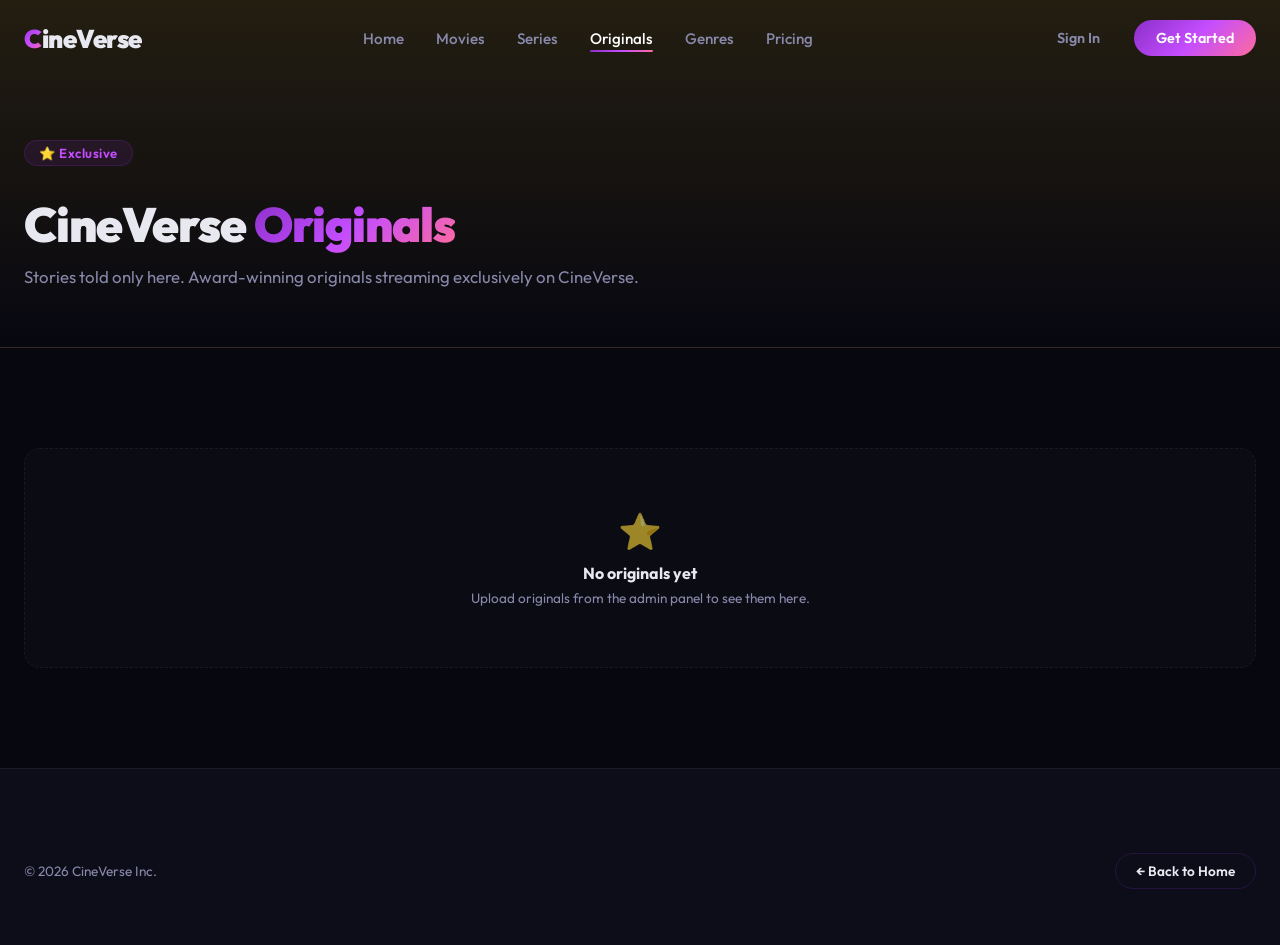
<file: pages/originals.html>
<!DOCTYPE html>
<html lang="en">
<head>
  <meta charset="UTF-8" />
  <meta name="viewport" content="width=device-width, initial-scale=1.0" />
  <title>Originals – CineVerse</title>
  <link rel="preconnect" href="https://fonts.googleapis.com" />
  <link href="https://fonts.googleapis.com/css2?family=Outfit:wght@300;400;500;600;700;900&display=swap" rel="stylesheet" />
  <link rel="stylesheet" href="../css/style.css" />
  <style>
    .page-hero {
      padding: 140px 0 60px;
      background: linear-gradient(180deg, rgba(245,197,24,0.12) 0%, transparent 100%);
      border-bottom: 1px solid var(--clr-border-2);
    }
    .all-grid {
      display: grid;
      grid-template-columns: repeat(auto-fill, minmax(220px, 1fr));
      gap: 22px;
    }
    .empty-state {
      text-align: center; padding: 80px 20px; color: var(--clr-text-muted);
    }
  </style>
</head>
<body>
  <nav id="navbar" class="navbar scrolled">
    <div class="nav-container">
      <a href="../index.html" class="nav-logo"><span class="logo-c">C</span>ineVerse</a>
      <ul class="nav-links" id="nav-links">
        <li><a href="../index.html" class="nav-link">Home</a></li>
        <li><a href="movies.html" class="nav-link">Movies</a></li>
        <li><a href="series.html" class="nav-link">Series</a></li>
        <li><a href="originals.html" class="nav-link active">Originals</a></li>
        <li><a href="genres.html" class="nav-link">Genres</a></li>
        <li><a href="pricing.html" class="nav-link">Pricing</a></li>
      </ul>
      <div class="nav-actions">
        <a href="login.html" class="btn-nav btn-sign-in">Sign In</a>
        <a href="register.html" class="btn-nav btn-start">Get Started</a>
      </div>
    </div>
  </nav>

  <!-- PROMOTED SPOTLIGHT -->
  <div id="promoted-spotlight"></div>

  <div class="page-hero">
    <div class="container">
      <div class="section-tag">⭐ Exclusive</div>
      <h1 class="section-title" style="margin-top:12px;">CineVerse <span class="gradient-text">Originals</span></h1>
      <p class="section-sub">Stories told only here. Award-winning originals streaming exclusively on CineVerse.</p>
    </div>
  </div>

  <section class="section">
    <div class="container">
      <div class="all-grid" id="originals-grid"></div>
    </div>
  </section>

  <footer class="footer" style="margin-top:0;">
    <div class="container">
      <div class="footer-bottom" style="border:none;padding:24px 0;">
        <p>© 2026 CineVerse Inc.</p>
        <a href="../index.html" class="btn-outline" style="padding:8px 20px;font-size:0.85rem;">← Back to Home</a>
      </div>
    </div>
  </footer>

  <script src="../js/store.js"></script>
  <script src="../js/promoted-spotlight.js"></script>
  <script src="../js/app.js"></script>
  <script src="../js/mini-player.js"></script>
  <script>
    const items = CineStore.getByCategory('Originals');

    function cardHTML(item) {
      const initials = item.title.split(' ').map(w => w[0]).slice(0,2).join('');
      const isUpload = !!(CineStore.getById && CineStore.getById(item.id));
      const href = isUpload ? `watch.html?id=${encodeURIComponent(item.id)}` : '#';
      const thumb = item.thumbUrl
        ? `<div style="width:100%;min-height:260px;background-image:url('${String(item.thumbUrl).replace(/'/g,"\\'")}');background-size:cover;background-position:center;position:relative;">
             <div style="position:absolute;inset:0;background:linear-gradient(180deg,transparent 50%,rgba(0,0,0,0.55) 100%);"></div>
             <div style="position:absolute;bottom:10px;left:12px;font-size:0.7rem;font-weight:700;color:var(--clr-accent);letter-spacing:3px;">ORIGINAL</div>
           </div>`
        : `<div style="width:100%;min-height:260px;background:linear-gradient(145deg,${item.color}cc,#070710);display:flex;align-items:center;justify-content:center;flex-direction:column;gap:10px;">
             <div style="font-size:3rem;font-weight:900;color:rgba(255,255,255,0.9);">${initials}</div>
             <div style="font-size:0.7rem;font-weight:700;color:var(--clr-accent);letter-spacing:3px;">ORIGINAL</div>
           </div>`;
      const stats = CineStore.getRatingStats(item.id);
      const ratingTxt = stats.count ? `★ ${stats.avg.toFixed(1)}` : '★ —';
      return `
        <a href="${href}" class="movie-card reveal visible" data-id="${item.id}" style="text-decoration:none;color:inherit;display:block;">
          <div class="card-thumb">
            ${thumb}
            ${item.badge ? `<div class="card-badge" style="background:var(--clr-accent);color:#000;">${item.badge}</div>` : ''}
            ${item.promoted ? '<div class="card-badge" style="right:10px;left:auto;background:linear-gradient(135deg,#f5c518,#ff9f1c);color:#0a0612;">★ PROMOTED</div>' : ''}
            <div class="card-overlay"><div class="card-play-btn">▶</div></div>
          </div>
          <div class="card-info">
            <div class="card-title">${item.title}</div>
            <div class="card-meta">
              <span class="card-rating">${ratingTxt}</span>
              <span>·</span><span>${item.year}</span>
              <span>·</span><span>${item.genre}</span>
            </div>
          </div>
        </a>`;
    }

    const grid = document.getElementById('originals-grid');
    if (items.length) {
      grid.innerHTML = items.map(cardHTML).join('');
    } else {
      grid.innerHTML = `
        <div style="grid-column:1/-1;text-align:center;padding:60px 20px;
                    color:var(--clr-text-muted);border:1px dashed var(--clr-border-2);
                    border-radius:16px;background:rgba(255,255,255,0.02);">
          <div style="font-size:2.2rem;margin-bottom:10px;opacity:0.6;">⭐</div>
          <div style="font-weight:700;color:var(--clr-text);margin-bottom:6px;">No originals yet</div>
          <div style="font-size:0.85rem;">Upload originals from the admin panel to see them here.</div>
        </div>`;
    }
  </script>
</body>
</html>
</file>
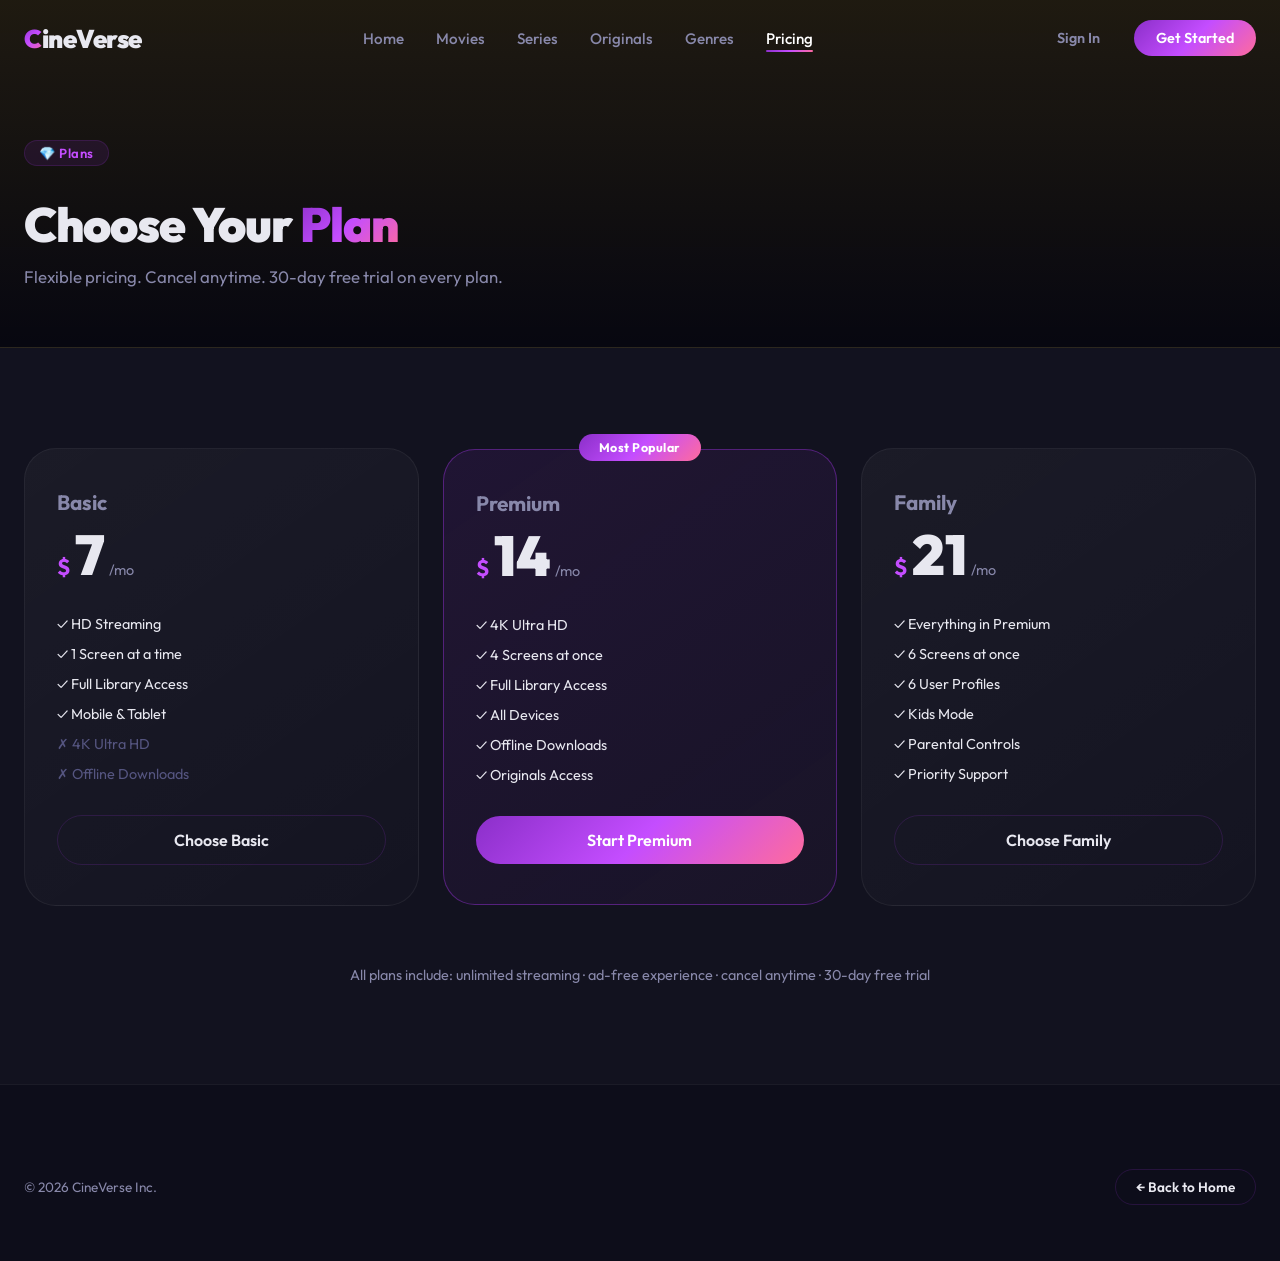
<file: pages/pricing.html>
<!DOCTYPE html>
<html lang="en">
<head>
  <meta charset="UTF-8" />
  <meta name="viewport" content="width=device-width, initial-scale=1.0" />
  <title>Pricing – CineVerse</title>
  <link rel="preconnect" href="https://fonts.googleapis.com" />
  <link href="https://fonts.googleapis.com/css2?family=Outfit:wght@300;400;500;600;700;900&display=swap" rel="stylesheet" />
  <link rel="stylesheet" href="../css/style.css" />
  <style>
    .page-hero {
      padding: 140px 0 60px;
      background: linear-gradient(180deg, rgba(245,197,24,0.1) 0%, transparent 100%);
      border-bottom: 1px solid var(--clr-border-2);
    }
  </style>
</head>
<body>
  <nav id="navbar" class="navbar scrolled">
    <div class="nav-container">
      <a href="../index.html" class="nav-logo"><span class="logo-c">C</span>ineVerse</a>
      <ul class="nav-links" id="nav-links">
        <li><a href="../index.html" class="nav-link">Home</a></li>
        <li><a href="movies.html" class="nav-link">Movies</a></li>
        <li><a href="series.html" class="nav-link">Series</a></li>
        <li><a href="originals.html" class="nav-link">Originals</a></li>
        <li><a href="genres.html" class="nav-link">Genres</a></li>
        <li><a href="pricing.html" class="nav-link active">Pricing</a></li>
      </ul>
      <div class="nav-actions">
        <a href="login.html" class="btn-nav btn-sign-in">Sign In</a>
        <a href="register.html" class="btn-nav btn-start">Get Started</a>
      </div>
    </div>
  </nav>

  <div class="page-hero">
    <div class="container">
      <div class="section-tag">💎 Plans</div>
      <h1 class="section-title" style="margin-top:12px;">Choose Your <span class="gradient-text">Plan</span></h1>
      <p class="section-sub">Flexible pricing. Cancel anytime. 30-day free trial on every plan.</p>
    </div>
  </div>

  <section class="section pricing-section">
    <div class="container">
      <div class="pricing-grid">
        <div class="price-card">
          <div class="price-header">
            <h3>Basic</h3>
            <div class="price-amount">
              <span class="currency">$</span>
              <span class="amount">7</span>
              <span class="period">/mo</span>
            </div>
          </div>
          <ul class="price-features">
            <li>✓ HD Streaming</li>
            <li>✓ 1 Screen at a time</li>
            <li>✓ Full Library Access</li>
            <li>✓ Mobile & Tablet</li>
            <li class="disabled">✗ 4K Ultra HD</li>
            <li class="disabled">✗ Offline Downloads</li>
          </ul>
          <a href="register.html?plan=basic" class="btn-outline plan-btn">Choose Basic</a>
        </div>

        <div class="price-card price-popular">
          <div class="popular-badge">Most Popular</div>
          <div class="price-header">
            <h3>Premium</h3>
            <div class="price-amount">
              <span class="currency">$</span>
              <span class="amount">14</span>
              <span class="period">/mo</span>
            </div>
          </div>
          <ul class="price-features">
            <li>✓ 4K Ultra HD</li>
            <li>✓ 4 Screens at once</li>
            <li>✓ Full Library Access</li>
            <li>✓ All Devices</li>
            <li>✓ Offline Downloads</li>
            <li>✓ Originals Access</li>
          </ul>
          <a href="register.html?plan=premium" class="btn-primary plan-btn">Start Premium</a>
        </div>

        <div class="price-card">
          <div class="price-header">
            <h3>Family</h3>
            <div class="price-amount">
              <span class="currency">$</span>
              <span class="amount">21</span>
              <span class="period">/mo</span>
            </div>
          </div>
          <ul class="price-features">
            <li>✓ Everything in Premium</li>
            <li>✓ 6 Screens at once</li>
            <li>✓ 6 User Profiles</li>
            <li>✓ Kids Mode</li>
            <li>✓ Parental Controls</li>
            <li>✓ Priority Support</li>
          </ul>
          <a href="register.html?plan=family" class="btn-outline plan-btn">Choose Family</a>
        </div>
      </div>

      <div style="text-align:center;margin-top:60px;color:var(--clr-text-muted);font-size:0.9rem;">
        <p>All plans include: unlimited streaming · ad-free experience · cancel anytime · 30-day free trial</p>
      </div>
    </div>
  </section>

  <footer class="footer" style="margin-top:0;">
    <div class="container">
      <div class="footer-bottom" style="border:none;padding:24px 0;">
        <p>© 2026 CineVerse Inc.</p>
        <a href="../index.html" class="btn-outline" style="padding:8px 20px;font-size:0.85rem;">← Back to Home</a>
      </div>
    </div>
  </footer>

  <script src="../js/app.js"></script>
</body>
</html>
</file>
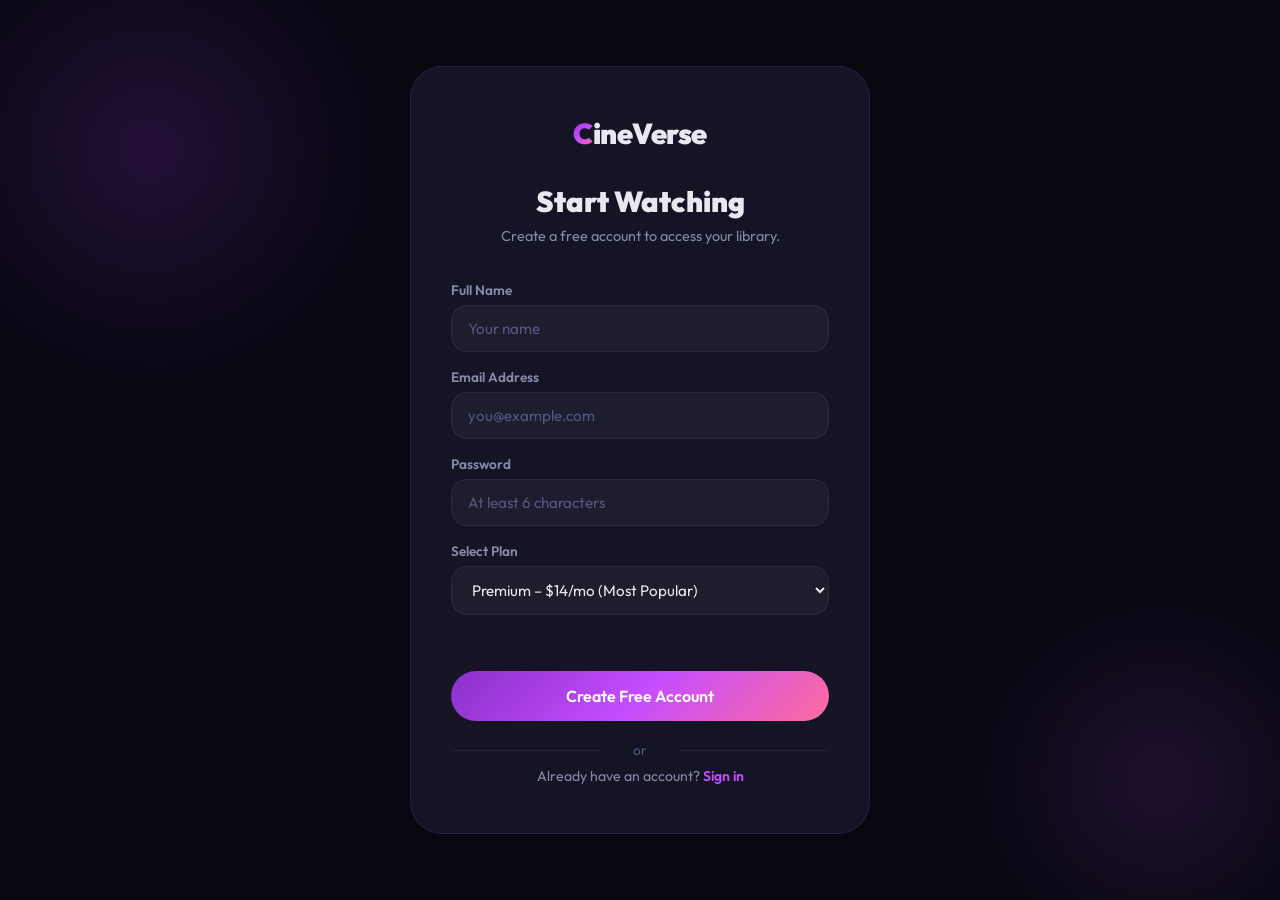
<file: pages/register.html>
<!DOCTYPE html>
<html lang="en">
<head>
  <meta charset="UTF-8" />
  <meta name="viewport" content="width=device-width, initial-scale=1.0" />
  <meta name="description" content="Create your CineVerse account and start streaming your personal library." />
  <title>Create Account – CineVerse</title>
  <link rel="preconnect" href="https://fonts.googleapis.com" />
  <link href="https://fonts.googleapis.com/css2?family=Outfit:wght@300;400;500;600;700;900&display=swap" rel="stylesheet" />
  <link rel="stylesheet" href="../css/style.css" />
  <link rel="stylesheet" href="../css/auth.css" />
</head>
<body>
  <div class="auth-page">
    <div class="auth-bg-glow"></div>
    <div class="auth-bg-glow-2"></div>
    <div class="auth-card">
      <a href="../index.html" class="auth-logo nav-logo">
        <span class="logo-c">C</span>ineVerse
      </a>
      <h1 class="auth-title">Start Watching</h1>
      <p class="auth-subtitle">Create a free account to access your library.</p>

      <form class="auth-form" id="register-form" novalidate>
        <div class="form-group">
          <label class="form-label" for="reg-name">Full Name</label>
          <input type="text" id="reg-name" class="form-input" placeholder="Your name" autocomplete="name" required />
        </div>
        <div class="form-group">
          <label class="form-label" for="reg-email">Email Address</label>
          <input type="email" id="reg-email" class="form-input" placeholder="you@example.com" autocomplete="email" required />
        </div>
        <div class="form-group">
          <label class="form-label" for="reg-password">Password</label>
          <input type="password" id="reg-password" class="form-input" placeholder="At least 6 characters" autocomplete="new-password" required minlength="6" />
        </div>
        <div class="form-group">
          <label class="form-label" for="reg-plan">Select Plan</label>
          <select id="reg-plan" class="form-input">
            <option value="basic">Basic – $7/mo</option>
            <option value="premium" selected>Premium – $14/mo (Most Popular)</option>
            <option value="family">Family – $21/mo</option>
          </select>
        </div>
        <div class="auth-msg" id="auth-msg"></div>
        <button type="submit" class="btn-primary auth-submit" id="register-submit">Create Free Account</button>
      </form>

      <div class="auth-divider" style="margin-top:20px">or</div>
      <p class="auth-switch">
        Already have an account? <a href="login.html">Sign in</a>
      </p>
    </div>
  </div>

  <script src="../js/store.js"></script>
  <script>
    if (CineStore.currentUser()) {
      window.location.replace('dashboard.html');
    }

    const params = new URLSearchParams(location.search);
    const eParam = params.get('email');
    const pParam = params.get('plan');
    if (eParam) document.getElementById('reg-email').value = eParam;
    if (pParam) {
      const sel = document.getElementById('reg-plan');
      const opt = Array.from(sel.options).find(o => o.value === pParam);
      if (opt) sel.value = pParam;
    }

    const form  = document.getElementById('register-form');
    const msg   = document.getElementById('auth-msg');
    const btn   = document.getElementById('register-submit');

    function setMsg(text, type) {
      msg.textContent = text || '';
      msg.className = 'auth-msg' + (type ? ' ' + type : '');
    }

    form.addEventListener('submit', async (e) => {
      e.preventDefault();
      setMsg('');
      const name  = document.getElementById('reg-name').value.trim();
      const email = document.getElementById('reg-email').value.trim();
      const pw    = document.getElementById('reg-password').value;
      const plan  = document.getElementById('reg-plan').value;

      btn.disabled = true;
      btn.textContent = 'Creating account…';
      const res = await CineStore.registerUser({ name, email, password: pw, plan });
      if (!res.ok) {
        setMsg(res.error, 'error');
        btn.disabled = false;
        btn.textContent = 'Create Free Account';
        return;
      }
      setMsg('Account created — welcome, ' + res.user.name + '!', 'ok');
      setTimeout(() => { window.location.href = 'dashboard.html'; }, 600);
    });
  </script>
</body>
</html>
</file>
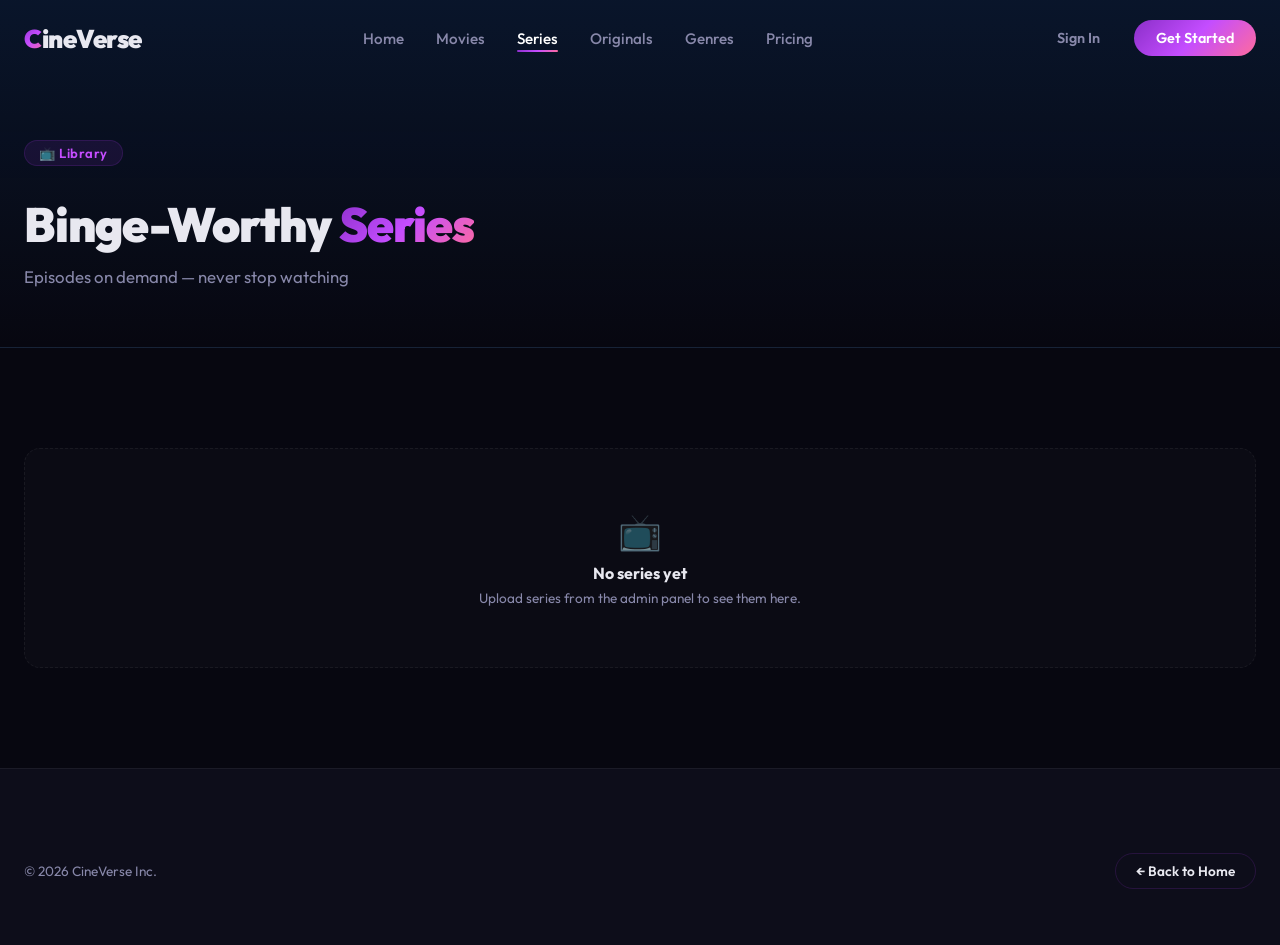
<file: pages/series.html>
<!DOCTYPE html>
<html lang="en">
<head>
  <meta charset="UTF-8" />
  <meta name="viewport" content="width=device-width, initial-scale=1.0" />
  <title>Series – CineVerse</title>
  <link rel="preconnect" href="https://fonts.googleapis.com" />
  <link href="https://fonts.googleapis.com/css2?family=Outfit:wght@300;400;500;600;700;900&display=swap" rel="stylesheet" />
  <link rel="stylesheet" href="../css/style.css" />
  <style>
    .page-hero {
      padding: 140px 0 60px;
      background: linear-gradient(180deg, rgba(21,101,192,0.15) 0%, transparent 100%);
      border-bottom: 1px solid var(--clr-border-2);
    }
    .all-grid {
      display: grid;
      grid-template-columns: repeat(auto-fill, minmax(180px, 1fr));
      gap: 20px;
    }
    .empty-state {
      text-align: center; padding: 60px 20px; color: var(--clr-text-muted);
    }
  </style>
</head>
<body>
  <nav id="navbar" class="navbar scrolled">
    <div class="nav-container">
      <a href="../index.html" class="nav-logo"><span class="logo-c">C</span>ineVerse</a>
      <ul class="nav-links" id="nav-links">
        <li><a href="../index.html" class="nav-link">Home</a></li>
        <li><a href="movies.html" class="nav-link">Movies</a></li>
        <li><a href="series.html" class="nav-link active">Series</a></li>
        <li><a href="originals.html" class="nav-link">Originals</a></li>
        <li><a href="genres.html" class="nav-link">Genres</a></li>
        <li><a href="pricing.html" class="nav-link">Pricing</a></li>
      </ul>
      <div class="nav-actions">
        <a href="login.html" class="btn-nav btn-sign-in">Sign In</a>
        <a href="register.html" class="btn-nav btn-start">Get Started</a>
      </div>
    </div>
  </nav>

  <!-- PROMOTED SPOTLIGHT -->
  <div id="promoted-spotlight"></div>

  <div class="page-hero">
    <div class="container">
      <div class="section-tag">📺 Library</div>
      <h1 class="section-title" style="margin-top:12px;">Binge-Worthy <span class="gradient-text">Series</span></h1>
      <p class="section-sub">Episodes on demand — never stop watching</p>
    </div>
  </div>

  <section class="section">
    <div class="container">
      <div class="all-grid" id="series-grid"></div>
    </div>
  </section>

  <footer class="footer" style="margin-top:0;">
    <div class="container">
      <div class="footer-bottom" style="border:none;padding:24px 0;">
        <p>© 2026 CineVerse Inc.</p>
        <a href="../index.html" class="btn-outline" style="padding:8px 20px;font-size:0.85rem;">← Back to Home</a>
      </div>
    </div>
  </footer>

  <script src="../js/store.js"></script>
  <script src="../js/promoted-spotlight.js"></script>
  <script src="../js/app.js"></script>
  <script src="../js/mini-player.js"></script>
  <script>
    const items = CineStore.getByCategory('Series');

    function cardHTML(item) {
      const initials = item.title.split(' ').map(w => w[0]).slice(0,2).join('');
      const isUpload = !!(CineStore.getById && CineStore.getById(item.id));
      const href = isUpload ? `watch.html?id=${encodeURIComponent(item.id)}` : '#';
      const thumb = item.thumbUrl
        ? `<div style="width:100%;min-height:200px;background-image:url('${String(item.thumbUrl).replace(/'/g,"\\'")}');background-size:cover;background-position:center;position:relative;">
             <div style="position:absolute;inset:0;background:linear-gradient(180deg,transparent 55%,rgba(0,0,0,0.45) 100%);"></div>
           </div>`
        : `<div style="width:100%;min-height:200px;background:linear-gradient(145deg,${item.color}cc,#070710);display:flex;align-items:center;justify-content:center;flex-direction:column;gap:8px;">
             <div style="font-size:2.5rem;font-weight:900;color:rgba(255,255,255,0.9);">${initials}</div>
             <div style="font-size:0.68rem;font-weight:600;color:rgba(255,255,255,0.45);text-transform:uppercase;letter-spacing:2px;">${item.genre}</div>
           </div>`;
      const stats = CineStore.getRatingStats(item.id);
      const ratingTxt = stats.count ? `★ ${stats.avg.toFixed(1)}` : '★ —';
      return `
        <a href="${href}" class="movie-card reveal visible" data-id="${item.id}" style="text-decoration:none;color:inherit;display:block;">
          <div class="card-thumb">
            ${thumb}
            ${item.badge ? `<div class="card-badge">${item.badge}</div>` : ''}
            ${item.promoted ? '<div class="card-badge" style="right:10px;left:auto;background:linear-gradient(135deg,#f5c518,#ff9f1c);color:#0a0612;">★ PROMOTED</div>' : ''}
            <div class="card-overlay"><div class="card-play-btn">▶</div></div>
          </div>
          <div class="card-info">
            <div class="card-title">${item.title}</div>
            <div class="card-meta">
              <span class="card-rating">${ratingTxt}</span>
              <span>·</span><span>${item.year}</span>
              <span>·</span><span>${item.genre}</span>
            </div>
          </div>
        </a>`;
    }

    const grid = document.getElementById('series-grid');
    if (items.length) {
      grid.innerHTML = items.map(cardHTML).join('');
    } else {
      grid.innerHTML = `
        <div style="grid-column:1/-1;text-align:center;padding:60px 20px;
                    color:var(--clr-text-muted);border:1px dashed var(--clr-border-2);
                    border-radius:16px;background:rgba(255,255,255,0.02);">
          <div style="font-size:2.2rem;margin-bottom:10px;opacity:0.6;">📺</div>
          <div style="font-weight:700;color:var(--clr-text);margin-bottom:6px;">No series yet</div>
          <div style="font-size:0.85rem;">Upload series from the admin panel to see them here.</div>
        </div>`;
    }
  </script>
</body>
</html>
</file>
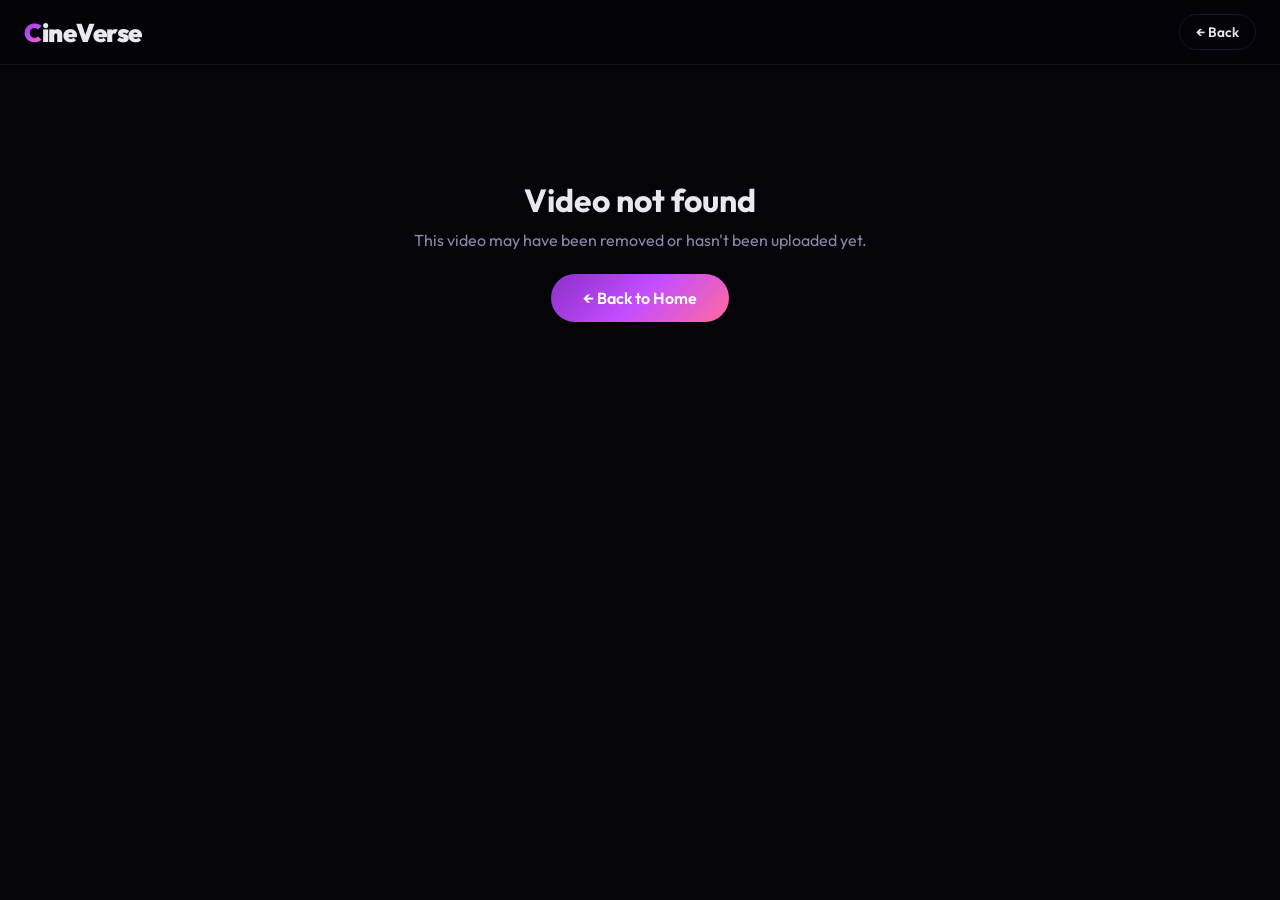
<file: pages/watch.html>
<!DOCTYPE html>
<html lang="en">
<head>
  <meta charset="UTF-8" />
  <meta name="viewport" content="width=device-width, initial-scale=1.0" />
  <title>Watch – CineVerse</title>
  <link rel="preconnect" href="https://fonts.googleapis.com" />
  <link href="https://fonts.googleapis.com/css2?family=Outfit:wght@300;400;500;600;700;900&display=swap" rel="stylesheet" />
  <link rel="stylesheet" href="../css/style.css" />
  <style>
    body { cursor: auto; background: #050509; }
    .watch-nav {
      position: fixed; top: 0; left: 0; right: 0;
      background: rgba(5,5,9,0.9); backdrop-filter: blur(10px);
      padding: 14px 24px; z-index: 50;
      display: flex; justify-content: space-between; align-items: center;
      border-bottom: 1px solid var(--clr-border-2);
    }
    .watch-wrap {
      max-width: 1200px; margin: 0 auto;
      padding: 100px 24px 60px;
    }
    .player-box {
      position: relative;
      width: 100%; aspect-ratio: 16/9;
      background: #000; border-radius: 18px;
      overflow: hidden; margin-bottom: 24px;
      box-shadow: 0 20px 60px rgba(139,47,201,0.25);
    }
    .player-box video, .player-box iframe {
      width: 100%; height: 100%; border: none; display: block;
    }
    /* Invisible click-blocker over Google Drive's "Pop-out" button.
       Cross-origin iframe means we can't remove the button from the DOM,
       but we can intercept the click so users aren't redirected to
       drive.google.com. Transparent so nothing shows on top of the video. */
    .iframe-shield {
      position: absolute;
      top: 0; right: 0;
      width: 68px; height: 68px;
      z-index: 10;
      background: transparent;
      cursor: default;
      pointer-events: auto;
    }

    /* Resume banner */
    .resume-banner {
      position: absolute; left: 20px; bottom: 20px; z-index: 5;
      background: rgba(7,7,16,0.92);
      border: 1px solid var(--clr-border-2);
      border-radius: 14px; padding: 12px 16px;
      display: flex; align-items: center; gap: 14px;
      backdrop-filter: blur(10px);
      animation: slideUp 0.4s ease;
      max-width: calc(100% - 40px);
    }
    @keyframes slideUp {
      from { opacity: 0; transform: translateY(20px); }
      to   { opacity: 1; transform: translateY(0); }
    }
    .resume-banner .rb-text { font-size: 0.88rem; color: var(--clr-text); }
    .resume-banner .rb-sub  { font-size: 0.78rem; color: var(--clr-text-muted); margin-top: 2px; }
    .resume-banner button {
      padding: 8px 16px; border-radius: 99px;
      font-weight: 700; font-size: 0.85rem; cursor: pointer;
      font-family: inherit; border: 1px solid var(--clr-border-2);
      background: var(--clr-card); color: var(--clr-text);
    }
    .resume-banner .rb-resume {
      background: var(--clr-primary); border-color: var(--clr-primary); color: #fff;
    }
    .resume-banner .rb-resume:hover { filter: brightness(1.15); }
    .resume-banner .rb-dismiss:hover { border-color: var(--clr-primary); }

    /* Progress dot on loaded metadata overlay */
    .progress-preview {
      position: absolute; left: 0; right: 0; bottom: 0;
      height: 3px; background: rgba(255,255,255,0.1);
      pointer-events: none; z-index: 3;
    }
    .progress-preview .pp-fill {
      height: 100%; background: var(--clr-primary-2);
      width: 0%; transition: width 0.3s;
    }

    /* Auto-thumbnail overlay shown when the video is paused */
    .pause-poster {
      position: absolute; inset: 0; z-index: 4;
      background-size: cover; background-position: center;
      background-color: #0a0a12;
      display: flex; align-items: center; justify-content: center;
      cursor: pointer;
      animation: fadeIn 0.2s ease;
    }
    .pause-poster::before {
      content: ''; position: absolute; inset: 0;
      background: linear-gradient(180deg, rgba(0,0,0,0.35) 0%, rgba(0,0,0,0.55) 100%);
    }
    .pause-poster .pp-play {
      position: relative; z-index: 1;
      width: 92px; height: 92px; border-radius: 50%;
      background: rgba(7,7,16,0.65);
      border: 2px solid rgba(255,255,255,0.85);
      display: flex; align-items: center; justify-content: center;
      color: #fff; font-size: 2.4rem;
      backdrop-filter: blur(10px);
      transition: transform 0.15s, background 0.15s;
    }
    .pause-poster:hover .pp-play {
      transform: scale(1.08);
      background: rgba(139,47,201,0.7);
    }
    .pause-poster .pp-fallback {
      position: relative; z-index: 1;
      font-size: 4rem; font-weight: 900; color: rgba(255,255,255,0.92);
      letter-spacing: 3px;
    }
    @keyframes fadeIn {
      from { opacity: 0; } to { opacity: 1; }
    }

    /* Rainbow audio visualizer — flanks the player on both sides */
    .player-shell {
      display: flex; align-items: stretch; gap: 12px;
      margin-bottom: 24px;
    }
    .player-shell .player-box {
      flex: 1 1 auto; margin-bottom: 0;
    }
    .viz-side {
      flex: 0 0 72px; width: 72px;
      position: relative;
      border-radius: 14px;
      overflow: hidden;
      background: linear-gradient(180deg, rgba(7,7,16,0.9), rgba(7,7,16,0.55));
      border: 1px solid var(--clr-border-2);
      box-shadow: 0 10px 30px rgba(139,47,201,0.15);
      align-self: stretch;
    }
    .viz-side canvas { display: block; width: 100%; height: 100%; }
    .viz-side .viz-label {
      position: absolute; bottom: 8px; left: 50%;
      transform: translateX(-50%) rotate(-90deg) translateY(-50%);
      transform-origin: left bottom;
      z-index: 2; white-space: nowrap;
      font-size: 0.62rem; font-weight: 700; letter-spacing: 2px;
      text-transform: uppercase; color: rgba(255,255,255,0.45);
      pointer-events: none;
    }
    @media (max-width: 820px) {
      .player-shell { gap: 6px; }
      .viz-side { flex-basis: 44px; width: 44px; }
      .viz-side .viz-label { display: none; }
    }
    @media (max-width: 560px) {
      .viz-side { display: none; }
    }

    /* Meta */
    .meta-head {
      display: flex; align-items: flex-start; gap: 16px;
      flex-wrap: wrap; margin-bottom: 14px;
    }
    .meta-head h1 { font-size: 2rem; font-weight: 800; flex: 1; min-width: 200px; }
    .meta-row {
      display: flex; gap: 12px; flex-wrap: wrap; align-items: center;
      color: var(--clr-text-muted); font-size: 0.9rem;
      margin-bottom: 18px;
    }
    .meta-row .tag {
      background: rgba(139,47,201,0.15);
      border: 1px solid rgba(139,47,201,0.4);
      padding: 4px 12px; border-radius: 99px;
      color: #c44dff; font-weight: 600; font-size: 0.78rem;
    }
    .meta-row .badge-tag {
      background: rgba(245,197,24,0.15);
      border: 1px solid rgba(245,197,24,0.4);
      color: #f5c518;
    }
    .meta-rating { color: var(--clr-accent); font-weight: 700; }
    .meta-rating.muted { color: var(--clr-text-muted); font-weight: 600; }
    .promoted-tag {
      background: linear-gradient(135deg, rgba(245,197,24,0.18), rgba(255,159,28,0.14)) !important;
      border-color: rgba(245,197,24,0.5) !important;
      color: #f5c518 !important;
    }

    /* User rating + comments block */
    .engage-card {
      background: var(--clr-card);
      border: 1px solid var(--clr-border-2);
      border-radius: 14px;
      padding: 22px;
      margin-bottom: 24px;
    }
    .engage-card h3 {
      font-size: 0.8rem; text-transform: uppercase;
      letter-spacing: 2px; color: var(--clr-text-muted);
      margin-bottom: 14px; font-weight: 700;
    }
    .rate-row {
      display: flex; align-items: center; gap: 18px; flex-wrap: wrap;
    }
    .star-pick { display: inline-flex; gap: 2px; }
    .star-pick button {
      background: none; border: none; padding: 2px 4px;
      font-size: 2rem; line-height: 1; cursor: pointer;
      color: rgba(255,255,255,0.22);
      transition: transform 0.12s, color 0.12s;
      font-family: inherit;
    }
    .star-pick button:hover { transform: scale(1.15); }
    .star-pick button.on { color: #f5c518; text-shadow: 0 0 10px rgba(245,197,24,0.5); }
    .star-pick button.hover { color: #ffd750; }
    .rate-summary {
      display: flex; flex-direction: column; gap: 2px;
    }
    .rate-big {
      font-size: 1.6rem; font-weight: 900; color: var(--clr-text);
    }
    .rate-big .star-icon { color: #f5c518; }
    .rate-sub { font-size: 0.82rem; color: var(--clr-text-muted); }

    .comment-form { margin-top: 8px; }
    .comment-form textarea {
      width: 100%; padding: 12px 14px; border-radius: 12px;
      background: rgba(255,255,255,0.04);
      border: 1px solid var(--clr-border-2);
      color: var(--clr-text); font-family: inherit; font-size: 0.92rem;
      resize: vertical; min-height: 70px;
    }
    .comment-form textarea:focus {
      outline: none; border-color: var(--clr-primary-2);
    }
    .comment-form .cf-row {
      display: flex; justify-content: space-between; align-items: center;
      margin-top: 10px; flex-wrap: wrap; gap: 10px;
    }
    .comment-form .cf-hint { font-size: 0.78rem; color: var(--clr-text-muted); }
    .comment-form button {
      padding: 9px 22px; border-radius: 99px;
      font-weight: 700; font-size: 0.88rem; cursor: pointer;
      background: var(--clr-primary); color: #fff;
      border: none; font-family: inherit;
    }
    .comment-form button:hover { filter: brightness(1.1); }
    .comment-form button:disabled { opacity: 0.5; cursor: not-allowed; }

    /* Star-based quick-reaction chips */
    .qr-wrap {
      margin: 2px 0 16px;
      padding: 14px 16px;
      border-radius: 12px;
      background: linear-gradient(135deg, rgba(139,47,201,0.06), rgba(196,77,255,0.04));
      border: 1px solid var(--clr-border-2);
    }
    .qr-head {
      display: flex; align-items: center; justify-content: space-between;
      gap: 10px; flex-wrap: wrap; margin-bottom: 10px;
    }
    .qr-title {
      font-size: 0.78rem; font-weight: 700; color: var(--clr-text);
      letter-spacing: 0.5px;
    }
    .qr-title .qr-stars { color: #f5c518; letter-spacing: 1px; margin-right: 4px; }
    .qr-sub { font-size: 0.76rem; color: var(--clr-text-muted); }
    .qr-chips { display: flex; flex-wrap: wrap; gap: 8px; }
    .qr-chip {
      padding: 7px 14px; border-radius: 99px;
      background: rgba(255,255,255,0.05);
      border: 1px solid var(--clr-border-2);
      color: var(--clr-text); font-family: inherit;
      font-size: 0.84rem; font-weight: 600;
      cursor: pointer; transition: all 0.15s;
    }
    .qr-chip:hover {
      background: rgba(139,47,201,0.18);
      border-color: var(--clr-primary-2);
      transform: translateY(-1px);
    }
    .qr-locked {
      padding: 14px 16px;
      font-size: 0.84rem; color: var(--clr-text-muted);
      text-align: center; border-radius: 12px;
      border: 1px dashed var(--clr-border-2);
      background: rgba(255,255,255,0.02);
      margin-bottom: 16px;
    }
    .qr-locked b { color: #f5c518; }

    .comments-list { margin-top: 18px; display: flex; flex-direction: column; gap: 14px; }
    .comment-item {
      padding: 14px 16px; border-radius: 12px;
      background: rgba(255,255,255,0.03);
      border: 1px solid var(--clr-border-2);
    }
    .comment-item .ci-head {
      display: flex; align-items: center; gap: 10px;
      font-size: 0.82rem; margin-bottom: 8px;
    }
    .comment-item .ci-avatar {
      width: 28px; height: 28px; border-radius: 50%;
      background: var(--grad-primary);
      display: flex; align-items: center; justify-content: center;
      color: #fff; font-weight: 700; font-size: 0.78rem;
    }
    .comment-item .ci-user { font-weight: 700; color: var(--clr-text); }
    .comment-item .ci-time { color: var(--clr-text-muted); font-size: 0.75rem; margin-left: auto; }
    .comment-item .ci-del {
      background: none; border: none; color: #ff6b9d; cursor: pointer;
      font-size: 0.75rem; margin-left: 6px;
    }
    .comment-item .ci-del:hover { text-decoration: underline; }
    .comment-item .ci-text {
      color: var(--clr-text); line-height: 1.5; font-size: 0.92rem;
      word-wrap: break-word; overflow-wrap: break-word; white-space: pre-wrap;
    }
    .comments-empty {
      text-align: center; padding: 30px 20px;
      color: var(--clr-text-muted); font-size: 0.88rem;
    }
    .signin-nudge {
      padding: 14px 16px; border-radius: 12px;
      border: 1px dashed var(--clr-border-2);
      background: rgba(255,255,255,0.02);
      color: var(--clr-text-muted); font-size: 0.9rem;
      text-align: center;
    }
    .signin-nudge a {
      color: var(--clr-primary-2); font-weight: 700; text-decoration: none;
    }
    .signin-nudge a:hover { text-decoration: underline; }

    /* Action row */
    .action-row {
      display: flex; gap: 10px; flex-wrap: wrap; margin-bottom: 22px;
    }
    .action-btn {
      display: inline-flex; align-items: center; gap: 8px;
      padding: 10px 18px; border-radius: 99px;
      font-size: 0.88rem; font-weight: 600;
      background: var(--clr-card);
      border: 1px solid var(--clr-border-2);
      color: var(--clr-text);
      cursor: pointer; font-family: inherit;
      transition: all 0.15s;
      text-decoration: none;
    }
    .action-btn:hover {
      border-color: var(--clr-primary);
      transform: translateY(-1px);
    }
    .action-btn.active {
      background: rgba(139,47,201,0.2);
      border-color: var(--clr-primary-2);
      color: #fff;
    }
    .action-btn .ab-icon { font-size: 1rem; }

    .desc {
      color: var(--clr-text-muted); line-height: 1.7;
      background: var(--clr-card);
      border: 1px solid var(--clr-border-2);
      padding: 20px; border-radius: 14px;
      margin-bottom: 40px;
    }

    /* Shortcuts hint */
    .shortcuts {
      background: var(--clr-card);
      border: 1px solid var(--clr-border-2);
      border-radius: 14px; padding: 16px 20px;
      margin-bottom: 40px;
    }
    .shortcuts h4 {
      font-size: 0.8rem; text-transform: uppercase;
      letter-spacing: 2px; color: var(--clr-text-muted);
      margin-bottom: 12px;
    }
    .sc-grid {
      display: grid;
      grid-template-columns: repeat(auto-fill, minmax(160px, 1fr));
      gap: 10px;
    }
    .sc-item { display: flex; align-items: center; gap: 10px; font-size: 0.85rem; }
    .sc-key {
      background: rgba(255,255,255,0.06);
      border: 1px solid var(--clr-border-2);
      padding: 3px 9px; border-radius: 6px;
      font-family: ui-monospace, monospace;
      font-size: 0.78rem; color: var(--clr-text);
      min-width: 28px; text-align: center;
    }
    .sc-label { color: var(--clr-text-muted); }

    /* You might also like */
    .rail-title { font-size: 1.4rem; font-weight: 800; margin-bottom: 16px; }
    .rail-grid {
      display: grid;
      grid-template-columns: repeat(auto-fill, minmax(180px, 1fr));
      gap: 16px;
    }
    .rail-empty {
      text-align: center; padding: 30px;
      color: var(--clr-text-muted);
      border: 1px dashed var(--clr-border-2);
      border-radius: 14px;
    }

    /* Toast */
    .toast {
      position: fixed; bottom: 30px; left: 50%;
      transform: translateX(-50%) translateY(20px);
      background: var(--clr-card);
      border: 1px solid var(--clr-primary-2);
      padding: 12px 20px; border-radius: 99px;
      font-size: 0.88rem; font-weight: 600;
      opacity: 0; pointer-events: none;
      transition: opacity 0.25s, transform 0.25s;
      z-index: 100;
    }
    .toast.show { opacity: 1; transform: translateX(-50%) translateY(0); }

    .not-found { text-align: center; padding: 80px 20px; }
    .not-found h1 { font-size: 2rem; margin-bottom: 10px; }
    .not-found p { color: var(--clr-text-muted); margin-bottom: 24px; }

    @media (max-width: 640px) {
      .meta-head h1 { font-size: 1.5rem; }
      .action-btn { padding: 8px 14px; font-size: 0.82rem; }
      .resume-banner { left: 10px; right: 10px; bottom: 10px; }
    }
  </style>
</head>
<body>

<nav class="watch-nav">
  <a href="../index.html" class="nav-logo"><span class="logo-c">C</span>ineVerse</a>
  <div style="display:flex;gap:10px;">
    <a href="../index.html" class="btn-outline" style="padding:8px 16px;font-size:0.85rem;">← Back</a>
  </div>
</nav>

<div class="watch-wrap" id="watch-wrap"></div>
<div id="toast" class="toast"></div>

<script src="../js/store.js"></script>
<script>
  const PROGRESS_KEY = 'cineverse_progress_v1';
  const FAV_KEY_BASE = 'cineverse_faves_';

  const params = new URLSearchParams(window.location.search);
  const id = params.get('id');
  const wrap = document.getElementById('watch-wrap');
  const video = id ? CineStore.getById(id) : null;

  if (!video) {
    wrap.innerHTML = `
      <div class="not-found">
        <h1>Video not found</h1>
        <p>This video may have been removed or hasn't been uploaded yet.</p>
        <a href="../index.html" class="btn-primary">← Back to Home</a>
      </div>`;
  } else {
    renderVideo(video);
  }

  // ---------- helpers ----------
  function escapeHtml(s) {
    return String(s == null ? '' : s).replace(/[&<>"']/g, c => ({
      '&':'&amp;','<':'&lt;','>':'&gt;','"':'&quot;',"'":'&#39;'
    }[c]));
  }
  function fmtTime(sec) {
    if (!sec || !isFinite(sec)) return '0:00';
    sec = Math.floor(sec);
    const h = Math.floor(sec / 3600);
    const m = Math.floor((sec % 3600) / 60);
    const s = sec % 60;
    return (h ? h + ':' + String(m).padStart(2,'0') : m) + ':' + String(s).padStart(2,'0');
  }
  // ───── Rainbow audio spectrum visualizer (vertical side columns) ─────
  function initRainbowVisualizer(videoEl) {
    const panes = [
      { el: document.getElementById('viz-canvas-left'),  side: 'left'  },
      { el: document.getElementById('viz-canvas-right'), side: 'right' },
    ].filter(p => p.el);
    if (!panes.length) return;

    panes.forEach(p => { p.ctx = p.el.getContext('2d'); });

    let audioCtx, analyser, srcNode, dataArr;
    let rafId = 0, started = false;

    function sizeCanvases() {
      const dpr = Math.min(window.devicePixelRatio || 1, 2);
      panes.forEach(p => {
        const r = p.el.getBoundingClientRect();
        p.w = r.width;  p.h = r.height;
        p.el.width  = Math.floor(r.width  * dpr);
        p.el.height = Math.floor(r.height * dpr);
        p.ctx.setTransform(dpr, 0, 0, dpr, 0, 0);
      });
    }
    sizeCanvases();
    window.addEventListener('resize', sizeCanvases);

    function ensureAudio() {
      if (started) return true;
      try {
        const AC = window.AudioContext || window.webkitAudioContext;
        if (!AC) return false;
        audioCtx = new AC();
        srcNode  = audioCtx.createMediaElementSource(videoEl);
        analyser = audioCtx.createAnalyser();
        analyser.fftSize = 128;
        analyser.smoothingTimeConstant = 0.82;
        srcNode.connect(analyser);
        analyser.connect(audioCtx.destination);
        dataArr = new Uint8Array(analyser.frequencyBinCount);
        started = true;
        return true;
      } catch (_) {
        drawStatic();
        return false;
      }
    }

    function drawPane(p, getAmp) {
      const { ctx, w, h } = p;
      ctx.clearRect(0, 0, w, h);

      // Vertical bars — stacked top→bottom.
      // Cap bar count so tall panes don't explode CPU cost on resize.
      const bars = Math.min(40, Math.max(18, Math.floor(h / 12)));
      const gap  = 2;
      const barH = Math.max(3, (h - gap * (bars - 1)) / bars);
      const hueShift = (performance.now() / 40) % 360;

      for (let i = 0; i < bars; i++) {
        const amp = getAmp(i / bars);
        const len = Math.max(2, amp * (w - 6));
        const hue = ((p.side === 'right' ? (1 - i / bars) : (i / bars)) * 320 + hueShift) % 360;
        const y = i * (barH + gap);
        const x = p.side === 'right' ? (w - len) : 0;

        // Solid hsl fill — no gradient, no shadowBlur.
        // shadowBlur is the #1 canvas perf killer; a flat fill is ~10× cheaper.
        ctx.fillStyle = `hsl(${hue}, 95%, 60%)`;
        ctx.fillRect(x, y, len, barH);
      }
    }

    function liveAmp(t) {
      if (!dataArr) return 0;
      const idx = Math.min(dataArr.length - 1, Math.floor(t * dataArr.length));
      return dataArr[idx] / 255;
    }

    function drawBars() {
      rafId = requestAnimationFrame(drawBars);
      if (document.hidden) return; // skip paint while tab/page is hidden
      if (!analyser) return;
      analyser.getByteFrequencyData(dataArr);
      panes.forEach(p => drawPane(p, liveAmp));
    }

    // Static idle frame — a single paint, no rAF loop.
    function drawStatic() {
      cancelAnimationFrame(rafId);
      rafId = 0;
      panes.forEach(p => {
        drawPane(p, (x) => (Math.sin(x * 6) * 0.5 + 0.5) * 0.25 + 0.05);
      });
    }
    drawStatic();

    function kickOff() {
      if (!ensureAudio()) return;
      if (audioCtx && audioCtx.state === 'suspended') audioCtx.resume();
      cancelAnimationFrame(rafId);
      drawBars();
    }

    videoEl.addEventListener('play',    kickOff);
    videoEl.addEventListener('playing', kickOff);
    videoEl.addEventListener('pause',   () => { cancelAnimationFrame(rafId); drawStatic(); });
    videoEl.addEventListener('ended',   () => { cancelAnimationFrame(rafId); drawStatic(); });

    document.addEventListener('visibilitychange', () => {
      if (document.hidden) {
        cancelAnimationFrame(rafId);
        rafId = 0;
      } else if (!videoEl.paused && !videoEl.ended) {
        cancelAnimationFrame(rafId);
        drawBars();
      } else {
        drawStatic();
      }
    });
  }

  function toast(msg) {
    const el = document.getElementById('toast');
    el.textContent = msg;
    el.classList.add('show');
    clearTimeout(toast._t);
    toast._t = setTimeout(() => el.classList.remove('show'), 2000);
  }
  function readProgress() {
    try { return JSON.parse(localStorage.getItem(PROGRESS_KEY)) || {}; }
    catch(_) { return {}; }
  }
  function writeProgress(obj) {
    try { localStorage.setItem(PROGRESS_KEY, JSON.stringify(obj)); } catch(_) {}
  }
  function getProgress(vid) { return readProgress()[vid] || null; }
  function saveProgress(vid, t, d) {
    const all = readProgress();
    all[vid] = { t: Math.floor(t), d: Math.floor(d || 0), updated: Date.now() };
    writeProgress(all);
  }
  function clearProgress(vid) {
    const all = readProgress();
    delete all[vid];
    writeProgress(all);
  }
  function favKey() {
    const u = CineStore.currentUser && CineStore.currentUser();
    return FAV_KEY_BASE + (u ? u.id : 'guest');
  }
  function readFaves() {
    try { return JSON.parse(localStorage.getItem(favKey())) || []; }
    catch(_) { return []; }
  }
  function isFav(vid) { return readFaves().includes(vid); }
  function toggleFav(vid) {
    const faves = readFaves();
    const i = faves.indexOf(vid);
    if (i >= 0) faves.splice(i, 1); else faves.unshift(vid);
    localStorage.setItem(favKey(), JSON.stringify(faves));
    return i < 0;
  }

  // ---------- render ----------
  async function renderVideo(v) {
    document.title = v.title + ' – CineVerse';
    const resolved = await CineStore.getPlayableSrc(v);

    let playerHTML = '';
    if (resolved.missing) {
      playerHTML = `
        <div style="display:flex;align-items:center;justify-content:center;height:100%;
                    color:var(--clr-text-muted);text-align:center;padding:20px;">
          <div>
            <div style="font-size:2.5rem;margin-bottom:10px;">⚠</div>
            <div style="font-weight:700;margin-bottom:6px;">Video file missing</div>
            <div style="font-size:0.85rem;">The uploaded file is no longer in this browser's storage.</div>
          </div>
        </div>`;
    } else if (resolved.type === 'youtube' || resolved.type === 'iframe') {
      const isDrive = /drive\.google\.com/i.test(resolved.src);
      playerHTML = `<iframe src="${resolved.src}" allowfullscreen
                            allow="autoplay; encrypted-media; fullscreen; picture-in-picture"></iframe>` +
                   (isDrive ? '<div class="iframe-shield" title=""></div>' : '');
    } else {
      const posterAttr = v.thumbUrl ? ` poster="${String(v.thumbUrl).replace(/"/g, '&quot;')}"` : '';
      playerHTML = `<video id="player" src="${resolved.src}"${posterAttr} controls autoplay playsinline></video>
                    <div class="progress-preview"><div class="pp-fill" id="pp-fill"></div></div>`;
    }

    const fav = isFav(v.id);
    const isNative = resolved.type !== 'youtube' && resolved.type !== 'iframe' && !resolved.missing;

    wrap.innerHTML = `
      ${isNative ? `
      <div class="player-shell">
        <div class="viz-side" id="viz-left">
          <div class="viz-label">Audio</div>
          <canvas id="viz-canvas-left"></canvas>
        </div>
        <div class="player-box" id="player-box">
          ${playerHTML}
        </div>
        <div class="viz-side" id="viz-right">
          <div class="viz-label">Spectrum</div>
          <canvas id="viz-canvas-right"></canvas>
        </div>
      </div>` : `
      <div class="player-box" id="player-box">
        ${playerHTML}
      </div>`}

      <div class="meta-head">
        <h1>${escapeHtml(v.title)}</h1>
      </div>

      <div class="meta-row" id="meta-row">
        <span id="rating-chip"></span>
        <span>${escapeHtml(v.year)}</span>
        <span>${escapeHtml(v.genre)}</span>
        <span class="tag">${escapeHtml(v.category)}</span>
        ${v.promoted ? '<span class="tag promoted-tag">★ Promoted</span>' : ''}
        ${v.badge ? `<span class="tag badge-tag">${escapeHtml(v.badge)}</span>` : ''}
      </div>

      <div class="action-row">
        <button class="action-btn ${fav ? 'active' : ''}" id="btn-fav">
          <span class="ab-icon">${fav ? '❤' : '♡'}</span>
          <span id="btn-fav-label">${fav ? 'In favorites' : 'Add to favorites'}</span>
        </button>
        <button class="action-btn" id="btn-share">
          <span class="ab-icon">↗</span><span>Share</span>
        </button>
        ${isNative ? `
        <button class="action-btn" id="btn-mini" title="Keep playing while browsing other pages">
          <span class="ab-icon">❐</span><span>Mini Player</span>
        </button>
        <button class="action-btn" id="btn-restart" title="Restart from beginning">
          <span class="ab-icon">↺</span><span>Restart</span>
        </button>` : ''}
      </div>

      <div class="desc">${v.description ? escapeHtml(v.description) : 'No description provided.'}</div>

      <!-- User rating -->
      <div class="engage-card">
        <h3>⭐ Rate this</h3>
        <div class="rate-row">
          <div class="rate-summary">
            <div class="rate-big" id="rate-big">—</div>
            <div class="rate-sub" id="rate-sub">No ratings yet</div>
          </div>
          <div class="star-pick" id="star-pick" aria-label="Pick a rating">
            ${[1,2,3,4,5].map(n => `<button type="button" data-v="${n}" title="${n} star${n===1?'':'s'}">☆</button>`).join('')}
          </div>
          <button type="button" id="clear-rating"
            style="background:none;border:none;color:var(--clr-text-muted);
            font-size:0.8rem;cursor:pointer;text-decoration:underline;font-family:inherit;display:none;">
            Remove my rating
          </button>
        </div>
      </div>

      <!-- Comments -->
      <div class="engage-card">
        <h3>💬 Comments (<span id="comments-count">0</span>)</h3>
        <div id="quick-reactions"></div>
        <div id="comment-form-wrap"></div>
        <div class="comments-list" id="comments-list"></div>
      </div>

      ${isNative ? `
      <div class="shortcuts">
        <h4>⌨ Keyboard shortcuts</h4>
        <div class="sc-grid">
          <div class="sc-item"><span class="sc-key">Space</span><span class="sc-label">Play / Pause</span></div>
          <div class="sc-item"><span class="sc-key">K</span><span class="sc-label">Play / Pause</span></div>
          <div class="sc-item"><span class="sc-key">←</span><span class="sc-label">Back 10 s</span></div>
          <div class="sc-item"><span class="sc-key">→</span><span class="sc-label">Forward 10 s</span></div>
          <div class="sc-item"><span class="sc-key">J</span><span class="sc-label">Back 10 s</span></div>
          <div class="sc-item"><span class="sc-key">L</span><span class="sc-label">Forward 10 s</span></div>
          <div class="sc-item"><span class="sc-key">↑</span><span class="sc-label">Volume +</span></div>
          <div class="sc-item"><span class="sc-key">↓</span><span class="sc-label">Volume −</span></div>
          <div class="sc-item"><span class="sc-key">M</span><span class="sc-label">Mute</span></div>
          <div class="sc-item"><span class="sc-key">F</span><span class="sc-label">Fullscreen</span></div>
          <div class="sc-item"><span class="sc-key">0–9</span><span class="sc-label">Jump to %</span></div>
        </div>
      </div>` : ''}

      <h2 class="rail-title">You might also like</h2>
      <div id="rail"></div>
    `;

    wireActions(v, resolved);
    if (isNative) wirePlayer(v);
    renderRail(v);
    renderRatingChip(v);
    wireRating(v);
    renderComments(v);
    wireCommentForm(v);
    renderQuickReactions(v);

    if (resolved.revoke) {
      window.addEventListener('beforeunload', resolved.revoke);
    }
  }

  function wireActions(v, resolved) {
    // Favorite
    const favBtn = document.getElementById('btn-fav');
    favBtn.addEventListener('click', () => {
      const now = toggleFav(v.id);
      favBtn.classList.toggle('active', now);
      favBtn.querySelector('.ab-icon').textContent = now ? '❤' : '♡';
      document.getElementById('btn-fav-label').textContent =
        now ? 'In favorites' : 'Add to favorites';
      toast(now ? 'Added to favorites' : 'Removed from favorites');
    });

    // Share (copy link)
    document.getElementById('btn-share').addEventListener('click', async () => {
      const url = window.location.href;
      try {
        if (navigator.share) {
          await navigator.share({ title: v.title, url });
        } else {
          await navigator.clipboard.writeText(url);
          toast('Link copied to clipboard');
        }
      } catch (_) {
        try {
          await navigator.clipboard.writeText(url);
          toast('Link copied to clipboard');
        } catch(e) { toast('Could not copy link'); }
      }
    });

    // Mini Player: hand off to the floating mini-player and go home
    const miniBtn = document.getElementById('btn-mini');
    if (miniBtn) miniBtn.addEventListener('click', () => {
      const p = document.getElementById('player');
      if (!p) return;
      const state = {
        id: v.id,
        t: p.currentTime || 0,
        playing: !p.paused,
        thumb: v.thumbUrl || '',
      };
      try { sessionStorage.setItem('cineverse_miniplayer_v1', JSON.stringify(state)); } catch(_) {}
      p.pause();
      window.location.href = '../index.html';
    });

    const restartBtn = document.getElementById('btn-restart');
    if (restartBtn) restartBtn.addEventListener('click', () => {
      const p = document.getElementById('player');
      if (!p) return;
      p.currentTime = 0; p.play();
      clearProgress(v.id);
      toast('Restarted from beginning');
    });
  }

  // ---------- Rating ----------
  function renderRatingChip(v) {
    const chip = document.getElementById('rating-chip');
    const stats = CineStore.getRatingStats(v.id);
    if (stats.count) {
      chip.className = 'meta-rating';
      chip.textContent = `★ ${stats.avg.toFixed(1)} (${stats.count})`;
    } else {
      chip.className = 'meta-rating muted';
      chip.textContent = '★ Not rated';
    }
  }

  function wireRating(v) {
    const user = CineStore.currentUser();
    const pick = document.getElementById('star-pick');
    const big  = document.getElementById('rate-big');
    const sub  = document.getElementById('rate-sub');
    const clear = document.getElementById('clear-rating');
    const buttons = pick.querySelectorAll('button');

    function refreshSummary() {
      const stats = CineStore.getRatingStats(v.id);
      if (stats.count) {
        big.innerHTML = `<span class="star-icon">★</span> ${stats.avg.toFixed(1)}`;
        sub.textContent = `${stats.count} rating${stats.count === 1 ? '' : 's'}`;
      } else {
        big.textContent = '—';
        sub.textContent = 'Be the first to rate it';
      }
      renderRatingChip(v);
    }

    function paintStars(n) {
      buttons.forEach((b, i) => {
        b.classList.toggle('on', i < n);
        b.textContent = i < n ? '★' : '☆';
      });
    }

    refreshSummary();

    if (!user) {
      buttons.forEach(b => {
        b.disabled = true;
        b.title = 'Sign in to rate';
        b.style.cursor = 'not-allowed';
      });
      pick.addEventListener('click', () => {
        toast('Sign in to rate');
      });
      return;
    }

    const current = CineStore.getUserRating(v.id, user.id);
    paintStars(current);
    clear.style.display = current ? '' : 'none';

    // Hover preview
    buttons.forEach(btn => {
      const n = parseInt(btn.dataset.v, 10);
      btn.addEventListener('mouseenter', () => {
        buttons.forEach((b, i) => {
          b.classList.toggle('hover', i < n);
          b.textContent = i < n ? '★' : '☆';
        });
      });
      btn.addEventListener('mouseleave', () => {
        buttons.forEach(b => b.classList.remove('hover'));
        const my = CineStore.getUserRating(v.id, user.id);
        paintStars(my);
      });
      btn.addEventListener('click', () => {
        CineStore.rateVideo(v.id, user.id, n);
        paintStars(n);
        clear.style.display = '';
        refreshSummary();
        renderQuickReactions(v);
        toast(`Rated ${n} star${n === 1 ? '' : 's'}`);
      });
    });

    clear.addEventListener('click', () => {
      CineStore.clearRating(v.id, user.id);
      paintStars(0);
      clear.style.display = 'none';
      refreshSummary();
      renderQuickReactions(v);
      toast('Rating removed');
    });
  }

  // ---------- Quick-reaction chips tied to star rating ----------
  const QUICK_REACTIONS = {
    1: [
      "Honestly not for me 😕",
      "Hard to sit through",
      "Didn't enjoy it at all",
      "Waste of time, sorry",
      "Couldn't finish this one",
    ],
    2: [
      "Had some rough moments",
      "Below average for me",
      "Interesting idea, weak result",
      "A few good parts, mostly meh",
      "Wouldn't rewatch",
    ],
    3: [
      "It was okay 👍",
      "Watchable but forgettable",
      "Decent for a one-time watch",
      "Middle of the road",
      "Had its ups and downs",
    ],
    4: [
      "Really enjoyed this! 🎬",
      "Solid movie, would recommend",
      "Great story and acting",
      "Fun from start to finish",
      "Would definitely rewatch",
    ],
    5: [
      "Absolute masterpiece 🔥",
      "Couldn't stop watching! 🤩",
      "A+ — instant favorite",
      "Perfect in every way ⭐",
      "One of the best I've seen!",
    ],
  };

  function renderQuickReactions(v) {
    const wrap = document.getElementById('quick-reactions');
    if (!wrap) return;

    const user = CineStore.currentUser();
    if (!user) { wrap.innerHTML = ''; return; }

    const myRating = CineStore.getUserRating(v.id, user.id);
    if (!myRating) {
      wrap.innerHTML = `
        <div class="qr-locked">
          💡 <b>Tip:</b> rate this video above to unlock quick reaction comments tuned to your rating.
        </div>`;
      return;
    }

    const stars = '★'.repeat(myRating) + '☆'.repeat(5 - myRating);
    const options = QUICK_REACTIONS[myRating] || [];
    wrap.innerHTML = `
      <div class="qr-wrap">
        <div class="qr-head">
          <div class="qr-title"><span class="qr-stars">${stars}</span> Quick reactions for your ${myRating}-star rating</div>
          <div class="qr-sub">Tap one to post instantly — or type your own below</div>
        </div>
        <div class="qr-chips">
          ${options.map((text, i) => `<button type="button" class="qr-chip" data-i="${i}">${escapeHtml(text)}</button>`).join('')}
        </div>
      </div>`;

    wrap.querySelectorAll('.qr-chip').forEach(chip => {
      chip.addEventListener('click', () => {
        const text = options[parseInt(chip.dataset.i, 10)];
        CineStore.addComment(v.id, user.id, user.name, text);
        renderComments(v);
        toast('Posted your reaction');
      });
    });
  }

  // ---------- Comments ----------
  function renderComments(v) {
    const list = document.getElementById('comments-list');
    const count = document.getElementById('comments-count');
    const comments = CineStore.getComments(v.id);
    count.textContent = comments.length;

    const user = CineStore.currentUser();
    const isAdmin = CineStore.isAdmin && CineStore.isAdmin();

    if (!comments.length) {
      list.innerHTML = '<div class="comments-empty">No comments yet. Start the conversation ↑</div>';
      return;
    }

    list.innerHTML = comments.map(c => {
      const inits = (c.userName || '?').trim().split(/\s+/)
        .map(w => w[0]).slice(0, 2).join('').toUpperCase() || '?';
      const when = relTime(c.createdAt);
      const canDelete = isAdmin || (user && user.id === c.userId);
      return `
        <div class="comment-item">
          <div class="ci-head">
            <div class="ci-avatar">${escapeHtml(inits)}</div>
            <div class="ci-user">${escapeHtml(c.userName)}</div>
            <div class="ci-time">${when}</div>
            ${canDelete ? `<button class="ci-del" data-cid="${c.id}">Delete</button>` : ''}
          </div>
          <div class="ci-text">${escapeHtml(c.text)}</div>
        </div>`;
    }).join('');

    list.querySelectorAll('.ci-del').forEach(btn => {
      btn.addEventListener('click', () => {
        CineStore.deleteComment(v.id, btn.dataset.cid);
        renderComments(v);
        toast('Comment deleted');
      });
    });
  }

  function wireCommentForm(v) {
    const wrap = document.getElementById('comment-form-wrap');
    const user = CineStore.currentUser();

    if (!user) {
      wrap.innerHTML = `
        <div class="signin-nudge">
          <a href="login.html">Sign in</a> to leave a comment.
        </div>`;
      return;
    }

    wrap.innerHTML = `
      <form class="comment-form" id="comment-form">
        <textarea id="comment-text" placeholder="Share your thoughts on this…" maxlength="1000"></textarea>
        <div class="cf-row">
          <span class="cf-hint" id="cf-hint">Commenting as <b>${escapeHtml(user.name)}</b> · up to 1000 characters</span>
          <button type="submit" disabled>Post comment</button>
        </div>
      </form>`;

    const form = document.getElementById('comment-form');
    const ta   = document.getElementById('comment-text');
    const hint = document.getElementById('cf-hint');
    const sub  = form.querySelector('button[type="submit"]');

    ta.addEventListener('input', () => {
      const len = ta.value.trim().length;
      sub.disabled = len === 0;
      hint.textContent = len
        ? `${len} / 1000`
        : `Commenting as ${user.name} · up to 1000 characters`;
    });

    form.addEventListener('submit', (e) => {
      e.preventDefault();
      const text = ta.value.trim();
      if (!text) return;
      CineStore.addComment(v.id, user.id, user.name, text);
      ta.value = '';
      sub.disabled = true;
      hint.textContent = `Commenting as ${user.name} · up to 1000 characters`;
      renderComments(v);
      toast('Comment posted');
    });
  }

  function relTime(iso) {
    const then = new Date(iso).getTime();
    if (!then) return '';
    const diff = Date.now() - then;
    const s = Math.floor(diff / 1000);
    if (s < 60) return 'just now';
    const m = Math.floor(s / 60);
    if (m < 60) return m + 'm ago';
    const h = Math.floor(m / 60);
    if (h < 24) return h + 'h ago';
    const d = Math.floor(h / 24);
    if (d < 30) return d + 'd ago';
    return new Date(iso).toLocaleDateString();
  }

  function toggleFullscreen(p) {
    try {
      if (document.fullscreenElement || document.webkitFullscreenElement) {
        const exit = document.exitFullscreen || document.webkitExitFullscreen;
        exit && exit.call(document);
        return;
      }
      // Prefer the wrapper so controls + visualizer go fullscreen together.
      const box = document.getElementById('player-box');
      const target = (box && p && p.tagName !== 'IFRAME') ? box : p;
      const req = target.requestFullscreen || target.webkitRequestFullscreen;
      if (!req) return;
      const result = req.call(target);
      if (result && typeof result.catch === 'function') result.catch(() => {});
    } catch (_) { /* ignore */ }
  }

  function wirePlayer(v) {
    const p = document.getElementById('player');
    const ppFill = document.getElementById('pp-fill');
    if (!p) return;

    initRainbowVisualizer(p);

    // Auto-thumbnail overlay when paused
    const box = document.getElementById('player-box');
    const posterBgStyle = v.thumbUrl
      ? `background-image:url('${String(v.thumbUrl).replace(/'/g,"\\'")}');`
      : `background:linear-gradient(145deg,${v.color || '#5a2a99'}cc,#070710);`;
    const posterBody = v.thumbUrl
      ? '<div class="pp-play">▶</div>'
      : `<div class="pp-fallback">${escapeHtml((v.title || '?').slice(0, 2).toUpperCase())}</div>`;

    function showPausePoster() {
      if (!box || box.querySelector('.pause-poster')) return;
      if (box.querySelector('.resume-banner')) return; // don't double-up
      const ov = document.createElement('div');
      ov.className = 'pause-poster';
      ov.setAttribute('style', posterBgStyle);
      ov.innerHTML = posterBody;
      ov.addEventListener('click', () => { p.play(); });
      box.appendChild(ov);
    }
    function hidePausePoster() {
      const ov = box && box.querySelector('.pause-poster');
      if (ov) ov.remove();
    }
    p.addEventListener('pause', () => {
      // Ignore "pause" fired right before seeking or ending
      if (p.ended) { showPausePoster(); return; }
      showPausePoster();
    });
    p.addEventListener('play',    hidePausePoster);
    p.addEventListener('playing', hidePausePoster);
    p.addEventListener('seeking', hidePausePoster);

    // Resume from saved position
    const saved = getProgress(v.id);
    p.addEventListener('loadedmetadata', () => {
      if (!saved || !saved.t || saved.t < 10) return;
      // Only show banner if there's meaningful time and it's not at the end
      if (p.duration && saved.t < p.duration - 15) {
        showResumeBanner(p, saved);
      }
    });

    // Save progress periodically
    let lastSave = 0;
    p.addEventListener('timeupdate', () => {
      const now = Date.now();
      if (now - lastSave > 3000 && p.currentTime > 3) {
        lastSave = now;
        saveProgress(v.id, p.currentTime, p.duration);
      }
      if (ppFill && p.duration) {
        ppFill.style.width = (p.currentTime / p.duration * 100) + '%';
      }
    });
    p.addEventListener('pause', () => {
      if (p.currentTime > 3) saveProgress(v.id, p.currentTime, p.duration);
    });
    p.addEventListener('ended', () => clearProgress(v.id));
    window.addEventListener('beforeunload', () => {
      if (p.currentTime > 3 && !p.ended) saveProgress(v.id, p.currentTime, p.duration);
    });

    // Keyboard shortcuts
    document.addEventListener('keydown', (e) => {
      if (e.target.matches('input, textarea, select, [contenteditable]')) return;
      const k = e.key;
      switch (k) {
        case ' ': case 'k': case 'K':
          e.preventDefault();
          p.paused ? p.play() : p.pause();
          break;
        case 'ArrowLeft': case 'j': case 'J':
          e.preventDefault();
          p.currentTime = Math.max(0, p.currentTime - 10);
          toast('⏪ −10 s');
          break;
        case 'ArrowRight': case 'l': case 'L':
          e.preventDefault();
          p.currentTime = Math.min(p.duration || 0, p.currentTime + 10);
          toast('⏩ +10 s');
          break;
        case 'ArrowUp':
          e.preventDefault();
          p.volume = Math.min(1, p.volume + 0.1);
          toast('🔊 ' + Math.round(p.volume * 100) + '%');
          break;
        case 'ArrowDown':
          e.preventDefault();
          p.volume = Math.max(0, p.volume - 0.1);
          toast('🔊 ' + Math.round(p.volume * 100) + '%');
          break;
        case 'm': case 'M':
          e.preventDefault();
          p.muted = !p.muted;
          toast(p.muted ? '🔇 Muted' : '🔊 Unmuted');
          break;
        case 'f': case 'F':
          e.preventDefault();
          toggleFullscreen(p);
          break;
        default:
          if (/^[0-9]$/.test(k) && p.duration) {
            e.preventDefault();
            p.currentTime = p.duration * (Number(k) / 10);
          }
      }
    });
  }

  function showResumeBanner(p, saved) {
    const box = document.getElementById('player-box');
    if (!box || box.querySelector('.resume-banner')) return;
    const banner = document.createElement('div');
    banner.className = 'resume-banner';
    banner.innerHTML = `
      <div>
        <div class="rb-text">Resume from ${fmtTime(saved.t)}?</div>
        <div class="rb-sub">You left off partway through</div>
      </div>
      <button class="rb-resume">▶ Resume</button>
      <button class="rb-dismiss">Start over</button>`;
    box.appendChild(banner);
    p.pause();
    banner.querySelector('.rb-resume').addEventListener('click', () => {
      p.currentTime = saved.t;
      p.play();
      banner.remove();
    });
    banner.querySelector('.rb-dismiss').addEventListener('click', () => {
      p.currentTime = 0;
      p.play();
      banner.remove();
    });
    // Auto-dismiss after 15 s of no interaction → resume by default
    setTimeout(() => {
      if (banner.isConnected) {
        p.currentTime = saved.t;
        p.play();
        banner.remove();
      }
    }, 15000);
  }

  // ---------- Related rail ----------
  function renderRail(current) {
    const rail = document.getElementById('rail');
    const all = CineStore.getAll().filter(x => x.id !== current.id);
    // Score: same category +2, same genre +3, recent +1
    const scored = all.map(v => {
      let s = 0;
      if ((v.category || '').toLowerCase() === (current.category || '').toLowerCase()) s += 2;
      if ((v.genre || '').toLowerCase() === (current.genre || '').toLowerCase())       s += 3;
      return { v, s };
    }).sort((a, b) => b.s - a.s || (b.v.createdAt || '').localeCompare(a.v.createdAt || ''));
    const picks = scored.slice(0, 6).map(x => x.v);

    if (!picks.length) {
      rail.innerHTML = '<div class="rail-empty">No other titles in the library yet.</div>';
      return;
    }

    rail.className = 'rail-grid';
    rail.innerHTML = picks.map(v => {
      const prog = getProgress(v.id);
      const progPct = (prog && prog.d) ? Math.min(100, Math.round(prog.t / prog.d * 100)) : 0;
      const thumb = v.thumbUrl
        ? `<div style="width:100%;aspect-ratio:2/3;background-image:url('${String(v.thumbUrl).replace(/'/g,"\\'")}');background-size:cover;background-position:center;"></div>`
        : `<div style="width:100%;aspect-ratio:2/3;background:linear-gradient(145deg,${v.color||'#5a2a99'}cc,#070710);display:flex;align-items:center;justify-content:center;color:rgba(255,255,255,0.85);font-weight:900;font-size:2rem;">${escapeHtml((v.title||'?').slice(0,2).toUpperCase())}</div>`;
      return `
        <a href="watch.html?id=${encodeURIComponent(v.id)}" class="movie-card" style="text-decoration:none;color:inherit;display:block;position:relative;">
          <div class="card-thumb" style="position:relative;">
            ${thumb}
            <div class="card-overlay"><div class="card-play-btn">▶</div></div>
            ${progPct > 0 ? `<div style="position:absolute;left:0;right:0;bottom:0;height:3px;background:rgba(0,0,0,0.5);"><div style="height:100%;width:${progPct}%;background:var(--clr-primary-2);"></div></div>` : ''}
          </div>
          <div class="card-info">
            <div class="card-title">${escapeHtml(v.title)}</div>
            <div class="card-meta">
              <span>${escapeHtml(v.category||'')}</span>
              <span>·</span><span>${escapeHtml(v.genre||'')}</span>
            </div>
          </div>
        </a>`;
    }).join('');
  }
</script>
</body>
</html>
</file>
<file: css/style.css>
/* ============================================
   CINEVERSE – MASTER STYLESHEET
   Premium Movie Streaming Platform
   ============================================ */

/* ===== FONTS & ROOT TOKENS ===== */
@import url('https://fonts.googleapis.com/css2?family=Outfit:wght@300;400;500;600;700;900&family=Playfair+Display:ital,wght@0,700;1,400&display=swap');

:root {
  /* Brand Colors */
  --clr-bg: #070710;
  --clr-bg-2: #0d0d1a;
  --clr-bg-3: #12121f;
  --clr-card: #141425;
  --clr-card-2: #1c1c35;

  /* Accent Gradient */
  --clr-primary: #8b2fc9;
  --clr-primary-2: #c44dff;
  --clr-gold: #f5c518;
  --clr-gold-2: #ffd700;
  --clr-red: #e0192a;

  /* Text */
  --clr-text: #e8e8f0;
  --clr-text-muted: #8888aa;
  --clr-text-dim: #555580;

  /* Borders */
  --clr-border: rgba(139, 47, 201, 0.2);
  --clr-border-2: rgba(255, 255, 255, 0.06);

  /* Gradients */
  --grad-primary: linear-gradient(135deg, #8b2fc9 0%, #c44dff 50%, #ff6b9d 100%);
  --grad-gold: linear-gradient(135deg, #f5c518, #ffd700);
  --grad-dark: linear-gradient(180deg, transparent 0%, #070710 100%);
  --grad-card: linear-gradient(145deg, rgba(255,255,255,0.04), rgba(255,255,255,0.01));

  /* Spacing */
  --container-max: 1280px;
  --section-pad: 100px;

  /* Radius */
  --radius-sm: 8px;
  --radius-md: 16px;
  --radius-lg: 24px;
  --radius-xl: 32px;

  /* Transitions */
  --ease: cubic-bezier(0.4, 0, 0.2, 1);
  --ease-bounce: cubic-bezier(0.34, 1.56, 0.64, 1);

  /* Shadows */
  --shadow-glow: 0 0 40px rgba(139, 47, 201, 0.3);
  --shadow-card: 0 20px 60px rgba(0,0,0,0.5);
}

/* ===== RESET ===== */
*, *::before, *::after { box-sizing: border-box; margin: 0; padding: 0; }
html { scroll-behavior: smooth; font-size: 16px; }
body {
  font-family: 'Outfit', sans-serif;
  background: var(--clr-bg);
  color: var(--clr-text);
  overflow-x: hidden;
}
a { text-decoration: none; color: inherit; }
ul { list-style: none; }
img { max-width: 100%; }
button { border: none; background: none; font-family: inherit; cursor: pointer; }
select { font-family: inherit; }

/* ===== LOADER ===== */
.loader {
  position: fixed;
  inset: 0;
  background: var(--clr-bg);
  display: flex;
  flex-direction: column;
  align-items: center;
  justify-content: center;
  z-index: 99999;
  transition: opacity 0.6s ease, visibility 0.6s ease;
}
.loader.hidden { opacity: 0; visibility: hidden; pointer-events: none; }
.loader-logo {
  font-family: 'Outfit', sans-serif;
  font-size: clamp(2rem, 6vw, 4rem);
  font-weight: 900;
  letter-spacing: -1px;
  animation: logoPulse 1.4s ease-in-out infinite alternate;
}
.loader-c { background: var(--grad-primary); -webkit-background-clip: text; -webkit-text-fill-color: transparent; background-clip: text; }
.loader-text { color: #fff; }
.loader-bar {
  width: 200px;
  height: 3px;
  background: rgba(255,255,255,0.1);
  border-radius: 99px;
  margin-top: 2rem;
  overflow: hidden;
}
.loader-progress {
  width: 0%;
  height: 100%;
  background: var(--grad-primary);
  border-radius: 99px;
  animation: loadBar 2s var(--ease) forwards;
}
@keyframes loadBar { to { width: 100%; } }
@keyframes logoPulse {
  from { filter: brightness(0.8) drop-shadow(0 0 10px rgba(139,47,201,0.3)); }
  to   { filter: brightness(1.2) drop-shadow(0 0 30px rgba(196,77,255,0.8)); }
}

/* ===== CONTAINER ===== */
.container { max-width: var(--container-max); margin: 0 auto; padding: 0 24px; }

/* ===== UTILITY CLASSES ===== */
.gradient-text {
  background: var(--grad-primary);
  -webkit-background-clip: text;
  -webkit-text-fill-color: transparent;
  background-clip: text;
}

/* ===== BUTTONS ===== */
.btn-primary {
  display: inline-flex;
  align-items: center;
  gap: 8px;
  padding: 14px 32px;
  background: var(--grad-primary);
  color: #fff;
  font-weight: 600;
  font-size: 1rem;
  border-radius: var(--radius-xl);
  transition: transform 0.3s var(--ease-bounce), box-shadow 0.3s;
  position: relative;
  overflow: hidden;
  cursor: pointer;
}
.btn-primary::before {
  content: '';
  position: absolute;
  inset: 0;
  background: linear-gradient(135deg, rgba(255,255,255,0.2), transparent);
  opacity: 0;
  transition: opacity 0.3s;
}
.btn-primary:hover { transform: translateY(-2px) scale(1.03); box-shadow: 0 12px 40px rgba(139,47,201,0.5); }
.btn-primary:hover::before { opacity: 1; }

.btn-outline {
  display: inline-flex;
  align-items: center;
  gap: 8px;
  padding: 14px 32px;
  background: transparent;
  color: var(--clr-text);
  font-weight: 600;
  font-size: 1rem;
  border-radius: var(--radius-xl);
  border: 1.5px solid var(--clr-border);
  transition: all 0.3s var(--ease-bounce);
  cursor: pointer;
}
.btn-outline:hover { border-color: var(--clr-primary-2); color: var(--clr-primary-2); transform: translateY(-2px); box-shadow: 0 8px 30px rgba(139,47,201,0.2); }

/* ===== NAVBAR ===== */
.navbar {
  position: fixed;
  top: 0;
  left: 0;
  right: 0;
  z-index: 1000;
  padding: 20px 0;
  transition: background 0.3s, padding 0.3s;
  will-change: transform;
}
.navbar.scrolled {
  background: rgba(7, 7, 16, 0.96);
  backdrop-filter: blur(10px);
  padding: 12px 0;
  border-bottom: 1px solid var(--clr-border-2);
}
.nav-container {
  max-width: var(--container-max);
  margin: 0 auto;
  padding: 0 24px;
  display: flex;
  align-items: center;
  gap: 40px;
}
.nav-logo {
  font-size: 1.6rem;
  font-weight: 900;
  letter-spacing: -0.5px;
  white-space: nowrap;
  flex-shrink: 0;
}
.logo-c { background: var(--grad-primary); -webkit-background-clip: text; -webkit-text-fill-color: transparent; background-clip: text; }
.nav-links { display: flex; gap: 32px; flex: 1; justify-content: center; }
.nav-link {
  font-weight: 500;
  font-size: 0.95rem;
  color: var(--clr-text-muted);
  transition: color 0.3s;
  position: relative;
  cursor: pointer;
}
.nav-link::after {
  content: '';
  position: absolute;
  bottom: -4px;
  left: 0;
  width: 0; height: 2px;
  background: var(--grad-primary);
  border-radius: 99px;
  transition: width 0.3s var(--ease);
}
.nav-link:hover, .nav-link.active { color: #fff; }
.nav-link:hover::after, .nav-link.active::after { width: 100%; }
.nav-actions { display: flex; align-items: center; gap: 12px; margin-left: auto; flex-shrink: 0; }
.btn-search {
  display: flex;
  align-items: center;
  justify-content: center;
  width: 40px; height: 40px;
  border-radius: 50%;
  color: var(--clr-text-muted);
  transition: color 0.3s, background 0.3s;
}
.btn-search:hover { color: #fff; background: var(--clr-border); }
.btn-nav {
  padding: 9px 22px;
  font-weight: 600;
  font-size: 0.9rem;
  border-radius: var(--radius-xl);
  transition: all 0.3s;
}
.btn-sign-in { color: var(--clr-text-muted); }
.btn-sign-in:hover { color: #fff; }
.btn-start {
  background: var(--grad-primary);
  color: #fff;
}
.btn-start:hover { opacity: 0.9; transform: translateY(-1px); }
.hamburger {
  display: none;
  flex-direction: column;
  gap: 5px;
  padding: 8px;
  cursor: pointer;
}
.hamburger span { display: block; width: 24px; height: 2px; background: var(--clr-text); border-radius: 99px; transition: all 0.3s; }

/* Search Overlay */
.search-overlay {
  position: absolute;
  top: 100%;
  left: 0; right: 0;
  background: rgba(7,7,16,0.98);
  backdrop-filter: blur(20px);
  padding: 20px 24px;
  display: grid;
  grid-template-columns: 1fr auto;
  align-items: center;
  gap: 16px;
  border-bottom: 1px solid var(--clr-border-2);
  transform: translateY(-20px);
  opacity: 0;
  pointer-events: none;
  transition: all 0.3s var(--ease);
  max-height: 80vh;
  overflow: hidden;
}
.search-overlay.active { transform: translateY(0); opacity: 1; pointer-events: all; }
.search-input {
  background: var(--clr-card);
  border: 1px solid var(--clr-border);
  border-radius: var(--radius-xl);
  padding: 12px 24px;
  color: var(--clr-text);
  font-family: inherit;
  font-size: 1rem;
  outline: none;
  transition: border-color 0.3s;
}
.search-input:focus { border-color: var(--clr-primary); }
.search-close { color: var(--clr-text-muted); font-size: 1.2rem; cursor: pointer; padding: 8px; transition: color 0.3s; background: transparent; border: none; }
.search-close:hover { color: #fff; }
.search-results {
  grid-column: 1 / -1;
  max-height: 50vh;
  overflow-y: auto;
  display: flex;
  flex-direction: column;
  gap: 8px;
  margin-top: 4px;
}
.search-results:empty { display: none; }
.search-result {
  display: flex;
  align-items: center;
  gap: 12px;
  padding: 10px 14px;
  border-radius: var(--radius-md);
  background: var(--clr-card);
  border: 1px solid var(--clr-border-2);
  color: var(--clr-text);
  text-decoration: none;
  transition: border-color 0.2s, transform 0.2s;
}
.search-result:hover { border-color: var(--clr-primary); transform: translateX(2px); }
.search-result .sr-thumb {
  width: 44px; height: 44px; flex: 0 0 44px;
  border-radius: 8px;
  background-size: cover; background-position: center;
}
.search-result .sr-body { flex: 1; min-width: 0; }
.search-result .sr-title { font-weight: 600; font-size: 0.95rem; white-space: nowrap; overflow: hidden; text-overflow: ellipsis; }
.search-result .sr-meta { color: var(--clr-text-muted); font-size: 0.8rem; }
.search-empty {
  grid-column: 1 / -1;
  color: var(--clr-text-muted);
  text-align: center;
  padding: 20px;
  font-size: 0.9rem;
}

/* ===== HERO ===== */
.hero {
  position: relative;
  min-height: 100vh;
  display: flex;
  align-items: center;
  overflow: hidden;
}
.hero-bg {
  position: absolute;
  inset: 0;
}
.hero-img {
  width: 100%; height: 100%;
  object-fit: cover;
  transform: scale(1.05);
  animation: heroZoom 20s ease-in-out infinite alternate;
}
@keyframes heroZoom {
  from { transform: scale(1.05); }
  to   { transform: scale(1.12); }
}
.hero-overlay {
  position: absolute;
  inset: 0;
  background: linear-gradient(
    105deg,
    rgba(7,7,16,0.95) 0%,
    rgba(7,7,16,0.75) 50%,
    rgba(7,7,16,0.3) 100%
  ),
  linear-gradient(180deg, rgba(7,7,16,0.2) 0%, rgba(7,7,16,0.9) 100%);
}
.hero-particles {
  position: absolute;
  inset: 0;
  overflow: hidden;
}
.particle {
  position: absolute;
  border-radius: 50%;
  animation: particleFloat linear infinite;
  pointer-events: none;
}
@keyframes particleFloat {
  0%   { transform: translateY(100vh) rotate(0deg); opacity: 0; }
  10%  { opacity: 1; }
  90%  { opacity: 1; }
  100% { transform: translateY(-100px) rotate(360deg); opacity: 0; }
}

.hero-content {
  position: relative;
  z-index: 2;
  max-width: var(--container-max);
  margin: 0 auto;
  padding: 120px 24px 80px;
  max-width: 700px;
  margin-left: max(24px, calc((100% - 1280px)/2 + 24px));
}
.hero-badge {
  display: inline-flex;
  align-items: center;
  gap: 8px;
  padding: 6px 16px;
  background: rgba(139,47,201,0.15);
  border: 1px solid rgba(139,47,201,0.3);
  border-radius: 99px;
  font-size: 0.85rem;
  font-weight: 500;
  color: var(--clr-primary-2);
  margin-bottom: 24px;
  opacity: 0;
  animation: fadeSlideUp 0.8s 0.3s var(--ease) forwards;
}
.badge-dot {
  width: 8px; height: 8px;
  background: var(--clr-primary-2);
  border-radius: 50%;
  animation: dotPulse 1.5s ease-in-out infinite;
}
@keyframes dotPulse {
  0%, 100% { box-shadow: 0 0 0 0 rgba(196,77,255,0.7); }
  50%       { box-shadow: 0 0 0 6px rgba(196,77,255,0); }
}
.hero-title {
  font-size: clamp(2.8rem, 7vw, 5.5rem);
  font-weight: 900;
  line-height: 1.05;
  letter-spacing: -2px;
  margin-bottom: 24px;
}
.title-line {
  display: block;
  opacity: 0;
  animation: fadeSlideUp 0.8s var(--ease) forwards;
}
.title-line:nth-child(1) { animation-delay: 0.5s; }
.title-line:nth-child(2) { animation-delay: 0.7s; }
.title-line:nth-child(3) { animation-delay: 0.9s; }

.hero-desc {
  font-size: 1.1rem;
  color: var(--clr-text-muted);
  line-height: 1.7;
  max-width: 560px;
  margin-bottom: 40px;
  opacity: 0;
  animation: fadeSlideUp 0.8s 1.1s var(--ease) forwards;
}
.hero-cta {
  display: flex;
  gap: 16px;
  flex-wrap: wrap;
  margin-bottom: 56px;
  opacity: 0;
  animation: fadeSlideUp 0.8s 1.3s var(--ease) forwards;
}
.btn-trailer {
  display: inline-flex;
  align-items: center;
  gap: 12px;
  padding: 14px 28px;
  background: rgba(255,255,255,0.06);
  border: 1px solid rgba(255,255,255,0.12);
  color: var(--clr-text);
  font-weight: 600;
  font-size: 1rem;
  border-radius: var(--radius-xl);
  transition: all 0.3s var(--ease-bounce);
  cursor: pointer;
  backdrop-filter: blur(8px);
}
.btn-trailer:hover { background: rgba(255,255,255,0.1); transform: translateY(-2px); }
.play-icon {
  width: 36px; height: 36px;
  background: var(--grad-primary);
  border-radius: 50%;
  display: flex;
  align-items: center;
  justify-content: center;
  flex-shrink: 0;
  animation: playPulse 2s ease-in-out infinite;
}
@keyframes playPulse {
  0%, 100% { box-shadow: 0 0 0 0 rgba(139,47,201,0.6); }
  50%       { box-shadow: 0 0 0 12px rgba(139,47,201,0); }
}

/* Hero Stats */
.hero-stats {
  display: flex;
  align-items: center;
  gap: 32px;
  opacity: 0;
  animation: fadeSlideUp 0.8s 1.5s var(--ease) forwards;
}
.stat-item { text-align: center; }
.stat-num {
  font-size: 1.8rem;
  font-weight: 900;
  background: var(--grad-primary);
  -webkit-background-clip: text;
  -webkit-text-fill-color: transparent;
  background-clip: text;
}
.stat-suffix { font-size: 1.3rem; font-weight: 700; color: var(--clr-primary-2); }
.stat-label { display: block; font-size: 0.8rem; color: var(--clr-text-muted); text-transform: uppercase; letter-spacing: 1px; margin-top: 2px; }
.stat-divider { width: 1px; height: 40px; background: var(--clr-border); }

/* Hero Scroll Indicator */
.hero-scroll-indicator {
  position: absolute;
  bottom: 32px;
  left: 50%;
  transform: translateX(-50%);
  display: flex;
  flex-direction: column;
  align-items: center;
  gap: 8px;
  color: var(--clr-text-muted);
  font-size: 0.75rem;
  letter-spacing: 1px;
  text-transform: uppercase;
  animation: fadeSlideUp 0.8s 2s var(--ease) forwards;
  opacity: 0;
}
.scroll-dot {
  width: 24px; height: 40px;
  border: 2px solid rgba(255,255,255,0.2);
  border-radius: 12px;
  position: relative;
}
.scroll-dot::after {
  content: '';
  position: absolute;
  top: 6px;
  left: 50%;
  transform: translateX(-50%);
  width: 4px; height: 8px;
  background: var(--clr-primary-2);
  border-radius: 99px;
  animation: scrollBounce 2s ease-in-out infinite;
}
@keyframes scrollBounce {
  0%, 100% { top: 6px; opacity: 1; }
  80%       { top: 20px; opacity: 0.2; }
}

@keyframes fadeSlideUp {
  from { opacity: 0; transform: translateY(30px); }
  to   { opacity: 1; transform: translateY(0); }
}

/* ===== SECTIONS ===== */
.section { padding: var(--section-pad) 0; }
.section-header {
  text-align: center;
  margin-bottom: 56px;
}
.section-tag {
  display: inline-block;
  padding: 4px 14px;
  background: rgba(139,47,201,0.12);
  border: 1px solid var(--clr-border);
  border-radius: 99px;
  font-size: 0.82rem;
  font-weight: 600;
  color: var(--clr-primary-2);
  letter-spacing: 0.5px;
  margin-bottom: 16px;
}
.section-title {
  font-size: clamp(1.8rem, 4vw, 3rem);
  font-weight: 900;
  letter-spacing: -1px;
  margin-bottom: 12px;
}
.section-sub { color: var(--clr-text-muted); font-size: 1.05rem; }
.section-cta { text-align: center; margin-top: 48px; }

/* ===== MOVIE CARDS ===== */
.movies-grid {
  display: grid;
  grid-template-columns: repeat(auto-fill, minmax(200px, 1fr));
  gap: 20px;
}

/* ===== MOVIE CARD ===== */
.movie-card {
  background: var(--clr-card);
  border-radius: var(--radius-md);
  overflow: hidden;
  border: 1px solid var(--clr-border-2);
  transition: transform 0.4s var(--ease-bounce), box-shadow 0.4s;
  position: relative;
  cursor: pointer;
}
.movie-card:hover {
  transform: translateY(-8px) scale(1.02);
  box-shadow: var(--shadow-card), 0 0 40px rgba(139,47,201,0.15);
  border-color: var(--clr-border);
}
.card-thumb {
  position: relative;
  aspect-ratio: 2/3;
  overflow: hidden;
}
.card-thumb img {
  width: 100%; height: 100%;
  object-fit: cover;
  transition: transform 0.6s var(--ease);
}
.movie-card:hover .card-thumb img { transform: scale(1.08); }
.card-overlay {
  position: absolute;
  inset: 0;
  background: linear-gradient(
    to top,
    rgba(7,7,16,0.95) 0%,
    rgba(7,7,16,0.4) 40%,
    transparent 100%
  );
  opacity: 0;
  transition: opacity 0.4s;
  display: flex;
  align-items: flex-end;
  padding: 16px;
}
.movie-card:hover .card-overlay { opacity: 1; }
.card-play-btn {
  width: 44px; height: 44px;
  background: var(--grad-primary);
  border-radius: 50%;
  display: flex;
  align-items: center;
  justify-content: center;
  color: #fff;
  font-size: 1.1rem;
  margin-left: auto;
  transform: scale(0.5);
  transition: transform 0.3s var(--ease-bounce);
}
.movie-card:hover .card-play-btn { transform: scale(1); }
.card-badge {
  position: absolute;
  top: 10px;
  left: 10px;
  padding: 3px 10px;
  background: var(--clr-red);
  border-radius: 99px;
  font-size: 0.72rem;
  font-weight: 700;
  text-transform: uppercase;
  letter-spacing: 0.5px;
}
.card-info { padding: 14px; }
.card-title {
  font-weight: 700;
  font-size: 0.95rem;
  margin-bottom: 6px;
  white-space: nowrap;
  overflow: hidden;
  text-overflow: ellipsis;
}
.card-meta {
  display: flex;
  align-items: center;
  gap: 8px;
  font-size: 0.78rem;
  color: var(--clr-text-muted);
}
.card-rating { color: var(--clr-gold); font-weight: 700; }

/* ===== SLIDER ===== */
.slider-wrapper { position: relative; }
.slider-track {
  display: flex;
  gap: 20px;
  overflow: hidden;
  scroll-behavior: smooth;
}
.slider-track .movie-card { flex: 0 0 220px; }
.slider-btn {
  position: absolute;
  top: 50%;
  transform: translateY(-50%);
  z-index: 10;
  width: 48px; height: 48px;
  border-radius: 50%;
  background: rgba(7,7,16,0.9);
  border: 1px solid var(--clr-border);
  color: var(--clr-text);
  font-size: 1.5rem;
  display: flex;
  align-items: center;
  justify-content: center;
  cursor: pointer;
  transition: all 0.3s var(--ease-bounce);
  backdrop-filter: blur(10px);
}
.slider-btn:hover { background: var(--clr-primary); border-color: var(--clr-primary); transform: translateY(-50%) scale(1.1); }
.slider-btn.prev { left: -24px; }
.slider-btn.next { right: -24px; }

/* ===== ORIGINALS ===== */
.originals-section { position: relative; overflow: hidden; }
.originals-bg {
  position: absolute;
  inset: 0;
  background: radial-gradient(ellipse at 70% 50%, rgba(139,47,201,0.15) 0%, transparent 60%),
              radial-gradient(ellipse at 20% 80%, rgba(196,77,255,0.08) 0%, transparent 50%);
}
.originals-content {
  position: relative;
  display: grid;
  grid-template-columns: 1fr 1.2fr;
  gap: 60px;
  align-items: center;
}
.originals-cards {
  display: grid;
  grid-template-columns: 1fr 1fr;
  grid-template-rows: auto auto;
  gap: 16px;
}
.orig-card {
  background: var(--grad-card);
  border: 1px solid var(--clr-border-2);
  border-radius: var(--radius-lg);
  padding: 24px;
  position: relative;
  overflow: hidden;
  transition: transform 0.4s var(--ease-bounce), border-color 0.3s;
  cursor: pointer;
}
.orig-card:hover { transform: translateY(-4px); border-color: var(--clr-border); }
.orig-card-1 { grid-column: 1 / -1; background: linear-gradient(135deg, rgba(139,47,201,0.1), rgba(196,77,255,0.05)); }
.orig-card-glow {
  position: absolute;
  width: 120px; height: 120px;
  background: radial-gradient(circle, rgba(139,47,201,0.3) 0%, transparent 70%);
  top: -20px;
  right: -20px;
  pointer-events: none;
}
.orig-label {
  font-size: 0.7rem;
  font-weight: 700;
  letter-spacing: 2px;
  color: var(--clr-primary-2);
  text-transform: uppercase;
  background: rgba(139,47,201,0.15);
  padding: 3px 10px;
  border-radius: 99px;
  display: inline-block;
  margin-bottom: 12px;
}
.orig-card h3 { font-size: 1rem; font-weight: 700; margin-bottom: 4px; }
.orig-card p { font-size: 0.8rem; color: var(--clr-text-muted); }

/* ===== GENRES ===== */
.genres-grid {
  display: grid;
  grid-template-columns: repeat(4, 1fr);
  gap: 16px;
}
.genre-card {
  display: flex;
  flex-direction: column;
  align-items: center;
  justify-content: center;
  gap: 10px;
  padding: 32px 20px;
  border-radius: var(--radius-lg);
  border: 1px solid var(--clr-border-2);
  background: var(--grad-card);
  transition: all 0.4s var(--ease-bounce);
  text-align: center;
  cursor: pointer;
  position: relative;
  overflow: hidden;
}
.genre-card::before {
  content: '';
  position: absolute;
  inset: 0;
  opacity: 0;
  transition: opacity 0.4s;
}
.genre-action::before  { background: linear-gradient(135deg, rgba(224,25,42,0.15), transparent); }
.genre-drama::before   { background: linear-gradient(135deg, rgba(245,197,24,0.12), transparent); }
.genre-scifi::before   { background: linear-gradient(135deg, rgba(33,150,243,0.15), transparent); }
.genre-horror::before  { background: linear-gradient(135deg, rgba(90,0,0,0.3), transparent); }
.genre-romance::before { background: linear-gradient(135deg, rgba(233,30,99,0.15), transparent); }
.genre-comedy::before  { background: linear-gradient(135deg, rgba(255,152,0,0.12), transparent); }
.genre-thriller::before{ background: linear-gradient(135deg, rgba(63,81,181,0.15), transparent); }
.genre-animation::before{ background: linear-gradient(135deg, rgba(76,175,80,0.12), transparent); }

.genre-card:hover { transform: translateY(-6px) scale(1.03); border-color: var(--clr-border); }
.genre-card:hover::before { opacity: 1; }
.genre-icon { font-size: 2.2rem; }
.genre-card h3 { font-size: 1rem; font-weight: 700; }
.genre-card span { font-size: 0.78rem; color: var(--clr-text-muted); }

/* ===== HOW IT WORKS ===== */
.how-section { background: var(--clr-bg-2); }
.steps-grid {
  display: flex;
  align-items: center;
  gap: 0;
  justify-content: center;
}
.step-card {
  flex: 1;
  max-width: 300px;
  background: var(--grad-card);
  border: 1px solid var(--clr-border-2);
  border-radius: var(--radius-lg);
  padding: 40px 32px;
  text-align: center;
  position: relative;
  transition: all 0.4s var(--ease-bounce);
}
.step-card:hover { transform: translateY(-8px); border-color: var(--clr-primary-2); box-shadow: var(--shadow-glow); }
.step-num {
  position: absolute;
  top: 16px;
  right: 20px;
  font-size: 3.5rem;
  font-weight: 900;
  color: rgba(255,255,255,0.04);
  line-height: 1;
}
.step-icon { font-size: 2.8rem; margin-bottom: 16px; }
.step-card h3 { font-size: 1.15rem; font-weight: 700; margin-bottom: 10px; }
.step-card p { color: var(--clr-text-muted); font-size: 0.9rem; line-height: 1.6; }
.step-connector {
  width: 80px; height: 2px;
  background: linear-gradient(90deg, var(--clr-primary), var(--clr-primary-2));
  flex-shrink: 0;
  position: relative;
}
.step-connector::after {
  content: '▶';
  position: absolute;
  right: -8px;
  top: -10px;
  font-size: 0.8rem;
  color: var(--clr-primary-2);
}

/* ===== PRICING ===== */
.pricing-section { background: var(--clr-bg-3); }
.pricing-grid {
  display: grid;
  grid-template-columns: repeat(3, 1fr);
  gap: 24px;
  align-items: center;
}
.price-card {
  background: var(--grad-card);
  border: 1px solid var(--clr-border-2);
  border-radius: var(--radius-xl);
  padding: 40px 32px;
  position: relative;
  transition: all 0.4s var(--ease-bounce);
}
.price-card:hover { transform: translateY(-6px); border-color: var(--clr-border); }
.price-popular {
  background: linear-gradient(145deg, rgba(139,47,201,0.12), rgba(196,77,255,0.04));
  border-color: rgba(139,47,201,0.5);
  transform: scale(1.04);
}
.price-popular:hover { transform: scale(1.04) translateY(-6px); }
.popular-badge {
  position: absolute;
  top: -16px;
  left: 50%;
  transform: translateX(-50%);
  background: var(--grad-primary);
  color: #fff;
  font-size: 0.78rem;
  font-weight: 700;
  padding: 6px 20px;
  border-radius: 99px;
  letter-spacing: 0.5px;
  white-space: nowrap;
}
.price-header { margin-bottom: 32px; }
.price-header h3 { font-size: 1.3rem; font-weight: 700; margin-bottom: 12px; color: var(--clr-text-muted); }
.price-amount { display: flex; align-items: baseline; gap: 4px; }
.currency { font-size: 1.4rem; font-weight: 700; color: var(--clr-primary-2); }
.amount { font-size: 3.5rem; font-weight: 900; line-height: 1; }
.period { font-size: 0.9rem; color: var(--clr-text-muted); }
.price-features { display: flex; flex-direction: column; gap: 12px; margin-bottom: 32px; }
.price-features li { font-size: 0.9rem; color: var(--clr-text); }
.price-features li.disabled { color: var(--clr-text-dim); }
.plan-btn { width: 100%; justify-content: center; }

/* ===== TESTIMONIALS ===== */
.testimonials-section { background: var(--clr-bg-2); }
.testimonials-track {
  display: grid;
  grid-template-columns: repeat(4, 1fr);
  gap: 20px;
}
.testimonial-card {
  background: var(--grad-card);
  border: 1px solid var(--clr-border-2);
  border-radius: var(--radius-lg);
  padding: 28px;
  transition: all 0.4s var(--ease-bounce);
}
.testimonial-card:hover { transform: translateY(-4px); border-color: var(--clr-border); }
.stars { color: var(--clr-gold); font-size: 1.1rem; margin-bottom: 14px; letter-spacing: 2px; }
.testimonial-card p { color: var(--clr-text-muted); font-size: 0.9rem; line-height: 1.6; margin-bottom: 20px; font-style: italic; }
.reviewer { display: flex; align-items: center; gap: 12px; }
.reviewer-avatar {
  width: 40px; height: 40px;
  border-radius: 50%;
  background: var(--grad-primary);
  display: flex;
  align-items: center;
  justify-content: center;
  font-weight: 700;
  font-size: 0.85rem;
  flex-shrink: 0;
}
.reviewer strong { display: block; font-size: 0.9rem; margin-bottom: 2px; }
.reviewer span { font-size: 0.78rem; color: var(--clr-text-muted); }

/* ===== CTA SECTION ===== */
.cta-section {
  position: relative;
  padding: 100px 0;
  text-align: center;
  overflow: hidden;
}
.cta-bg {
  position: absolute;
  inset: 0;
  background: radial-gradient(ellipse at 50% 50%, rgba(139,47,201,0.2) 0%, var(--clr-bg) 70%);
}
.cta-content { position: relative; }
.cta-title {
  font-size: clamp(2rem, 5vw, 3.5rem);
  font-weight: 900;
  margin-bottom: 16px;
}
.cta-section p { color: var(--clr-text-muted); margin-bottom: 40px; font-size: 1.05rem; }
.cta-form {
  display: flex;
  gap: 12px;
  max-width: 520px;
  margin: 0 auto 20px;
}
.cta-input {
  flex: 1;
  background: rgba(255,255,255,0.05);
  border: 1px solid var(--clr-border);
  border-radius: var(--radius-xl);
  padding: 14px 24px;
  color: var(--clr-text);
  font-family: inherit;
  font-size: 1rem;
  outline: none;
  transition: border-color 0.3s;
}
.cta-input:focus { border-color: var(--clr-primary); }
.cta-disclaimer { font-size: 0.8rem; color: var(--clr-text-dim); }
.cta-disclaimer a { color: var(--clr-primary-2); text-decoration: underline; }

/* ===== FOOTER ===== */
.footer {
  background: var(--clr-bg-2);
  border-top: 1px solid var(--clr-border-2);
  padding: 60px 0 32px;
}
.footer-top {
  display: grid;
  grid-template-columns: 1fr 2fr;
  gap: 60px;
  margin-bottom: 48px;
}
.footer-logo { font-size: 1.5rem; font-weight: 900; display: inline-block; margin-bottom: 16px; }
.footer-brand p { color: var(--clr-text-muted); font-size: 0.9rem; line-height: 1.7; max-width: 300px; margin-bottom: 24px; }
.social-links { display: flex; gap: 12px; }
.social-link {
  width: 40px; height: 40px;
  border-radius: 50%;
  background: var(--clr-card);
  border: 1px solid var(--clr-border-2);
  display: flex;
  align-items: center;
  justify-content: center;
  font-size: 1rem;
  color: var(--clr-text-muted);
  transition: all 0.3s var(--ease-bounce);
  cursor: pointer;
}
.social-link:hover { background: var(--clr-primary); border-color: var(--clr-primary); color: #fff; transform: translateY(-3px); }
.footer-links-grid { display: grid; grid-template-columns: repeat(3, 1fr); gap: 32px; }
.footer-col h4 { font-size: 0.9rem; font-weight: 700; margin-bottom: 16px; text-transform: uppercase; letter-spacing: 1px; color: var(--clr-text); }
.footer-col ul { display: flex; flex-direction: column; gap: 10px; }
.footer-col a { color: var(--clr-text-muted); font-size: 0.88rem; transition: color 0.3s; cursor: pointer; }
.footer-col a:hover { color: var(--clr-primary-2); }
.footer-bottom {
  border-top: 1px solid var(--clr-border-2);
  padding-top: 24px;
  display: flex;
  align-items: center;
  justify-content: space-between;
}
.footer-bottom p { color: var(--clr-text-muted); font-size: 0.85rem; }
.footer-lang select {
  background: var(--clr-card);
  border: 1px solid var(--clr-border-2);
  color: var(--clr-text-muted);
  padding: 6px 12px;
  border-radius: var(--radius-sm);
  font-size: 0.85rem;
  cursor: pointer;
  outline: none;
}

/* ===== MODAL ===== */
.modal-overlay {
  position: fixed;
  inset: 0;
  background: rgba(0,0,0,0.85);
  backdrop-filter: blur(10px);
  z-index: 9000;
  display: flex;
  align-items: center;
  justify-content: center;
  opacity: 0;
  pointer-events: none;
  transition: opacity 0.4s var(--ease);
}
.modal-overlay.active { opacity: 1; pointer-events: all; }
.modal-box {
  background: var(--clr-card);
  border: 1px solid var(--clr-border);
  border-radius: var(--radius-xl);
  width: min(700px, 94vw);
  padding: 24px;
  position: relative;
  transform: scale(0.9);
  transition: transform 0.4s var(--ease-bounce);
}
.modal-overlay.active .modal-box { transform: scale(1); }
.modal-close {
  position: absolute;
  top: 16px;
  right: 16px;
  width: 36px; height: 36px;
  border-radius: 50%;
  background: rgba(255,255,255,0.08);
  color: var(--clr-text);
  font-size: 1rem;
  display: flex;
  align-items: center;
  justify-content: center;
  cursor: pointer;
  transition: background 0.3s;
}
.modal-close:hover { background: var(--clr-primary); }
.mock-player {
  aspect-ratio: 16/9;
  background: linear-gradient(135deg, #0d0d25, #1a0533);
  border-radius: var(--radius-md);
  display: flex;
  flex-direction: column;
  align-items: center;
  justify-content: center;
  gap: 16px;
  color: var(--clr-text-muted);
}
.mock-play {
  width: 72px; height: 72px;
  background: var(--grad-primary);
  border-radius: 50%;
  display: flex;
  align-items: center;
  justify-content: center;
  font-size: 2rem;
  animation: playPulse 2s ease-in-out infinite;
}

/* ===== SCROLL REVEAL ===== */
.reveal {
  opacity: 0;
  transform: translateY(40px);
  transition: opacity 0.7s var(--ease), transform 0.7s var(--ease);
}
.reveal.visible { opacity: 1; transform: translateY(0); }
.reveal-left {
  opacity: 0;
  transform: translateX(-40px);
  transition: opacity 0.7s var(--ease), transform 0.7s var(--ease);
}
.reveal-left.visible { opacity: 1; transform: translateX(0); }

/* ===== RESPONSIVE ===== */
@media (max-width: 1024px) {
  .genres-grid { grid-template-columns: repeat(4, 1fr); }
  .testimonials-track { grid-template-columns: repeat(2, 1fr); }
  .originals-content { grid-template-columns: 1fr; }
}

@media (max-width: 768px) {
  :root { --section-pad: 60px; }
  .nav-links { display: none; }
  .hamburger { display: flex; }
  .btn-sign-in { display: none; }
  .genres-grid { grid-template-columns: repeat(2, 1fr); }
  .pricing-grid { grid-template-columns: 1fr; max-width: 380px; margin: 0 auto; }
  .price-popular { transform: scale(1); }
  .testimonials-track { grid-template-columns: 1fr; }
  .footer-top { grid-template-columns: 1fr; gap: 40px; }
  .footer-links-grid { grid-template-columns: repeat(2, 1fr); }
  .steps-grid { flex-direction: column; gap: 24px; }
  .step-connector { width: 2px; height: 40px; }
  .step-connector::after { top: unset; bottom: -8px; right: -10px; content: '▼'; }
  .cta-form { flex-direction: column; }
  .hero-content { margin-left: 24px; margin-right: 24px; }
}

@media (max-width: 480px) {
  .genres-grid { grid-template-columns: repeat(2, 1fr); }
  .hero-stats { gap: 16px; }
  .hero-cta { flex-direction: column; }
  .footer-links-grid { grid-template-columns: 1fr; }
}

/* ===== MOBILE NAV ===== */
.nav-links.mobile-open {
  display: flex;
  flex-direction: column;
  position: fixed;
  top: 0; left: 0; right: 0; bottom: 0;
  background: rgba(7,7,16,0.97);
  backdrop-filter: blur(20px);
  justify-content: center;
  align-items: center;
  gap: 40px;
  z-index: 999;
}
.nav-links.mobile-open .nav-link { font-size: 1.5rem; }

/* =========================================
   PROMOTED SPOTLIGHT — full-width banner that
   takes over the top of any listing page when
   the admin has promoted at least one video.
   ========================================= */
.spotlight {
  position: relative;
  width: 100%;
  min-height: 620px;
  overflow: hidden;
  isolation: isolate;
  margin-bottom: 40px;
}
.spotlight-slide {
  position: absolute; inset: 0;
  opacity: 0;
  transition: opacity 0.8s ease;
  pointer-events: none;
}
.spotlight-slide.active {
  opacity: 1;
  pointer-events: auto;
}
.spotlight-bg {
  position: absolute; inset: 0;
  background-size: cover;
  background-position: center;
  transform: scale(1.08);
  filter: brightness(0.65) saturate(1.1);
}
.spotlight-bg::before {
  content: "";
  position: absolute; inset: 0;
  background:
    linear-gradient(90deg,
      rgba(7,7,16,0.92) 0%,
      rgba(7,7,16,0.78) 35%,
      rgba(7,7,16,0.35) 65%,
      rgba(7,7,16,0.1) 100%),
    linear-gradient(0deg,
      rgba(7,7,16,0.95) 0%,
      rgba(7,7,16,0.15) 60%,
      rgba(7,7,16,0.55) 100%);
}
.spotlight-bg::after {
  content: "";
  position: absolute; inset: 0;
  background: radial-gradient(1000px 500px at 15% 50%,
    rgba(196,77,255,0.14), transparent 70%);
}
.spotlight-content {
  position: relative; z-index: 2;
  max-width: 1200px; margin: 0 auto;
  padding: 110px 24px 90px;
  display: flex; flex-direction: column;
  justify-content: center;
  min-height: 620px;
  color: #fff;
}
.spotlight-pill {
  display: inline-flex; align-items: center; gap: 6px;
  padding: 6px 14px; border-radius: 99px;
  background: linear-gradient(135deg, #f5c518, #ff9f1c);
  color: #0a0612;
  font-size: 0.74rem; font-weight: 800;
  text-transform: uppercase; letter-spacing: 2px;
  width: fit-content;
  box-shadow: 0 6px 20px rgba(245,197,24,0.35);
}
.spotlight-title {
  font-size: clamp(1.8rem, 3.6vw, 2.8rem);
  font-weight: 900; line-height: 1.1;
  margin: 14px 0 12px;
  max-width: 720px;
  text-shadow: 0 4px 20px rgba(0,0,0,0.6);
  display: -webkit-box;
  -webkit-line-clamp: 2;
  -webkit-box-orient: vertical;
  overflow: hidden;
}
.spotlight-meta {
  display: flex; gap: 10px; flex-wrap: wrap;
  font-size: 0.9rem; color: rgba(255,255,255,0.85);
  margin-bottom: 16px;
}
.spotlight-meta .sp-rating { color: #f5c518; font-weight: 700; }
.spotlight-meta .sp-tag {
  padding: 2px 10px; border-radius: 99px;
  background: rgba(139,47,201,0.3);
  border: 1px solid rgba(196,77,255,0.5);
  color: #d98cff; font-weight: 600; font-size: 0.78rem;
}
.spotlight-desc {
  font-size: 1rem; line-height: 1.6;
  color: rgba(255,255,255,0.85);
  max-width: 620px;
  margin-bottom: 24px;
  display: -webkit-box;
  -webkit-line-clamp: 3;
  -webkit-box-orient: vertical;
  overflow: hidden;
}
.spotlight-actions {
  display: flex; gap: 12px; flex-wrap: wrap;
}
.spotlight-btn {
  display: inline-flex; align-items: center; gap: 10px;
  padding: 14px 28px; border-radius: 99px;
  font-weight: 700; font-size: 0.95rem;
  text-decoration: none;
  cursor: pointer; font-family: inherit;
  border: none;
  transition: transform 0.15s, filter 0.15s;
}
.spotlight-btn:hover { transform: translateY(-2px); filter: brightness(1.1); }
.spotlight-btn.primary {
  background: #fff; color: #0a0612;
  box-shadow: 0 10px 30px rgba(255,255,255,0.2);
}
.spotlight-btn.ghost {
  background: rgba(255,255,255,0.12);
  color: #fff;
  border: 1px solid rgba(255,255,255,0.3);
  backdrop-filter: blur(10px);
}
.spotlight-dots {
  position: absolute; bottom: 28px; right: 32px;
  display: flex; gap: 8px; z-index: 3;
}
.spotlight-dot {
  width: 10px; height: 10px; border-radius: 50%;
  background: rgba(255,255,255,0.3);
  border: none; cursor: pointer; padding: 0;
  transition: all 0.2s;
}
.spotlight-dot.active {
  width: 28px; border-radius: 99px;
  background: linear-gradient(135deg, #f5c518, #ff9f1c);
}
@media (max-width: 720px) {
  .spotlight, .spotlight-content { min-height: 520px; }
  .spotlight-content { padding: 100px 18px 80px; }
  .spotlight-desc { -webkit-line-clamp: 2; }
  .spotlight-dots { right: 16px; bottom: 18px; }
}
</file>
<file: css/auth.css>
/* ============================================
   CINEVERSE – AUTH PAGES (Login & Register)
   ============================================ */

.auth-page {
  min-height: 100vh;
  display: flex;
  align-items: center;
  justify-content: center;
  background: var(--clr-bg);
  position: relative;
  overflow: hidden;
  padding: 40px 24px;
}
.auth-bg-glow {
  position: absolute;
  width: 500px;
  height: 500px;
  border-radius: 50%;
  background: radial-gradient(circle, rgba(139,47,201,0.2) 0%, transparent 70%);
  top: -100px;
  left: -100px;
  pointer-events: none;
  animation: glowDrift 8s ease-in-out infinite alternate;
}
.auth-bg-glow-2 {
  position: absolute;
  width: 400px;
  height: 400px;
  border-radius: 50%;
  background: radial-gradient(circle, rgba(196,77,255,0.12) 0%, transparent 70%);
  bottom: -80px;
  right: -80px;
  pointer-events: none;
  animation: glowDrift 10s ease-in-out infinite alternate-reverse;
}
@keyframes glowDrift {
  from { transform: translate(0, 0); }
  to   { transform: translate(30px, 30px); }
}
.auth-card {
  background: var(--clr-card);
  border: 1px solid var(--clr-border);
  border-radius: var(--radius-xl);
  padding: 48px 40px;
  width: 100%;
  max-width: 460px;
  position: relative;
  animation: fadeSlideUp 0.7s var(--ease) both;
}
.auth-logo {
  display: block;
  text-align: center;
  font-size: 1.8rem;
  font-weight: 900;
  margin-bottom: 32px;
}
.auth-title {
  font-size: 1.8rem;
  font-weight: 900;
  text-align: center;
  margin-bottom: 8px;
}
.auth-subtitle {
  text-align: center;
  color: var(--clr-text-muted);
  font-size: 0.9rem;
  margin-bottom: 36px;
}
.auth-form { display: flex; flex-direction: column; gap: 16px; }
.form-group { display: flex; flex-direction: column; gap: 6px; }
.form-label { font-size: 0.85rem; font-weight: 600; color: var(--clr-text-muted); }
.form-input {
  background: rgba(255,255,255,0.04);
  border: 1px solid var(--clr-border-2);
  border-radius: var(--radius-md);
  padding: 13px 16px;
  color: var(--clr-text);
  font-family: inherit;
  font-size: 0.95rem;
  outline: none;
  transition: border-color 0.3s, background 0.3s;
}
.form-input:focus {
  border-color: var(--clr-primary);
  background: rgba(139,47,201,0.06);
}
.form-input::placeholder { color: var(--clr-text-dim); }
.auth-submit {
  margin-top: 8px;
  width: 100%;
  justify-content: center;
  padding: 15px;
  font-size: 1rem;
}
.auth-divider {
  text-align: center;
  position: relative;
  color: var(--clr-text-dim);
  font-size: 0.85rem;
  margin: 4px 0;
}
.auth-divider::before, .auth-divider::after {
  content: '';
  position: absolute;
  top: 50%;
  width: 40%;
  height: 1px;
  background: var(--clr-border-2);
}
.auth-divider::before { left: 0; }
.auth-divider::after  { right: 0; }
.auth-switch {
  text-align: center;
  font-size: 0.88rem;
  color: var(--clr-text-muted);
  margin-top: 8px;
}
.auth-switch a { color: var(--clr-primary-2); font-weight: 600; transition: color 0.3s; }
.auth-switch a:hover { color: var(--clr-primary); }
.form-forgot {
  text-align: right;
  font-size: 0.8rem;
}
.form-forgot a { color: var(--clr-primary-2); }
.auth-msg {
  min-height: 20px;
  font-size: 0.85rem;
  text-align: center;
  margin-top: -4px;
  font-weight: 500;
}
.auth-msg.error { color: #ff6b9d; }
.auth-msg.ok    { color: #4dd6a0; }
.auth-submit:disabled { opacity: 0.7; cursor: wait; }
</file>
